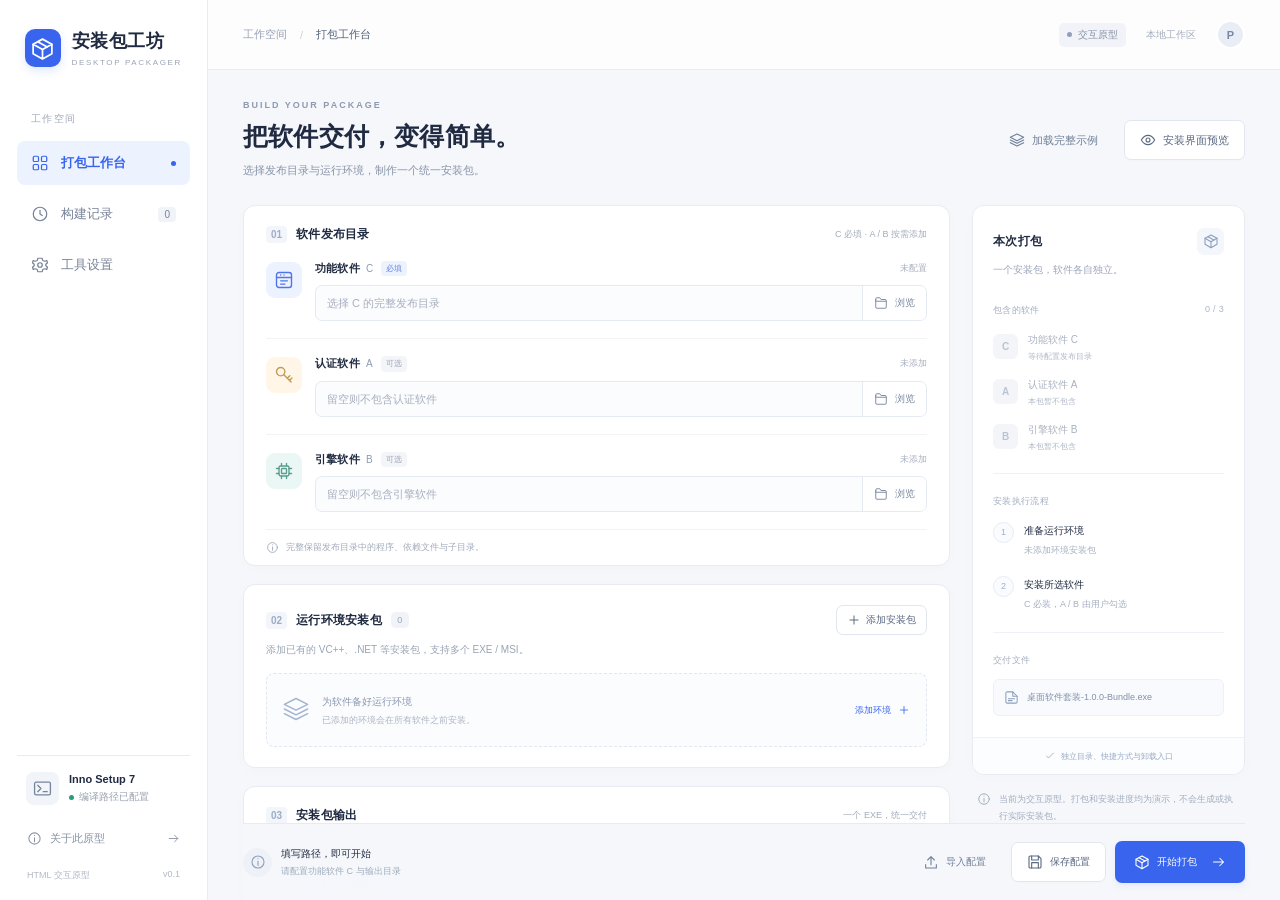
<file: prototype/index.html>
<!DOCTYPE html>
<html lang="zh-CN">
<head>
  <meta charset="UTF-8">
  <meta name="viewport" content="width=device-width, initial-scale=1">
  <meta name="color-scheme" content="light">
  <title>安装包工坊 · HTML 交互原型</title>
  <link rel="stylesheet" href="styles.css">
  <script src="app.js" defer></script>
</head>
<body>
  <svg class="svg-library" xmlns="http://www.w3.org/2000/svg" aria-hidden="true">
    <symbol id="i-box" viewBox="0 0 24 24"><path d="m12 3 9 5-9 5-9-5 9-5Z"/><path d="M3 8v9l9 5 9-5V8M12 13v9M7.5 5.5l9 5"/></symbol>
    <symbol id="i-grid" viewBox="0 0 24 24"><rect x="3" y="3" width="7" height="7" rx="1.5"/><rect x="14" y="3" width="7" height="7" rx="1.5"/><rect x="3" y="14" width="7" height="7" rx="1.5"/><rect x="14" y="14" width="7" height="7" rx="1.5"/></symbol>
    <symbol id="i-clock" viewBox="0 0 24 24"><circle cx="12" cy="12" r="9"/><path d="M12 7v5l3 2"/></symbol>
    <symbol id="i-settings" viewBox="0 0 24 24"><path d="m9 3-.6 3-2.7 1L3 6l-1 3 2.2 2v2L2 15l1 3 2.7-1 2.7 1 .6 3h6l.6-3 2.7-1 2.7 1 1-3-2.2-2v-2L22 9l-1-3-2.7 1-2.7-1L15 3H9Z"/><circle cx="12" cy="12" r="3"/></symbol>
    <symbol id="i-folder" viewBox="0 0 24 24"><path d="M3 7V5a2 2 0 0 1 2-2h5l2 3h7a2 2 0 0 1 2 2v11a2 2 0 0 1-2 2H5a2 2 0 0 1-2-2V7Z"/><path d="M3 9h18"/></symbol>
    <symbol id="i-key" viewBox="0 0 24 24"><circle cx="8" cy="8" r="5"/><path d="m11.5 11.5 9 9M16 16l3-3M18.5 18.5l3-3"/></symbol>
    <symbol id="i-cpu" viewBox="0 0 24 24"><rect x="6" y="6" width="12" height="12" rx="2"/><rect x="9" y="9" width="6" height="6" rx="1"/><path d="M9 3v3m6-3v3M9 18v3m6-3v3M3 9h3m-3 6h3m12-6h3m-3 6h3"/></symbol>
    <symbol id="i-app" viewBox="0 0 24 24"><rect x="3" y="3" width="18" height="18" rx="3"/><path d="M3 9h18M8 6h.01M12 6h.01m-4 7h8m-8 4h5"/></symbol>
    <symbol id="i-plus" viewBox="0 0 24 24"><path d="M12 5v14M5 12h14"/></symbol>
    <symbol id="i-check" viewBox="0 0 24 24"><path d="m5 12 4 4L19 6"/></symbol>
    <symbol id="i-x" viewBox="0 0 24 24"><path d="m6 6 12 12M6 18 18 6"/></symbol>
    <symbol id="i-arrow" viewBox="0 0 24 24"><path d="M4 12h16m-6-6 6 6-6 6"/></symbol>
    <symbol id="i-down" viewBox="0 0 24 24"><path d="m6 9 6 6 6-6"/></symbol>
    <symbol id="i-up" viewBox="0 0 24 24"><path d="m6 15 6-6 6 6"/></symbol>
    <symbol id="i-file" viewBox="0 0 24 24"><path d="M14 3H5a2 2 0 0 0-2 2v14a2 2 0 0 0 2 2h14a2 2 0 0 0 2-2V10l-7-7Z"/><path d="M14 3v7h7M7 14h10m-10 3h6"/></symbol>
    <symbol id="i-eye" viewBox="0 0 24 24"><path d="M2 12s4-7 10-7 10 7 10 7-4 7-10 7S2 12 2 12Z"/><circle cx="12" cy="12" r="3"/></symbol>
    <symbol id="i-download" viewBox="0 0 24 24"><path d="M12 3v12m-5-5 5 5 5-5M4 16v5h16v-5"/></symbol>
    <symbol id="i-upload" viewBox="0 0 24 24"><path d="M12 16V4m-5 5 5-5 5 5M4 16v5h16v-5"/></symbol>
    <symbol id="i-terminal" viewBox="0 0 24 24"><rect x="2" y="4" width="20" height="16" rx="2"/><path d="m6 8 4 4-4 4m7 0h5"/></symbol>
    <symbol id="i-info" viewBox="0 0 24 24"><circle cx="12" cy="12" r="9"/><path d="M12 11v6m0-10v.01"/></symbol>
    <symbol id="i-layers" viewBox="0 0 24 24"><path d="m12 3 10 5-10 5L2 8l10-5Zm-10 9 10 5 10-5M2 16l10 5 10-5"/></symbol>
    <symbol id="i-save" viewBox="0 0 24 24"><path d="M19 21H5a2 2 0 0 1-2-2V5a2 2 0 0 1 2-2h12l4 4v12a2 2 0 0 1-2 2Z"/><path d="M7 3v6h10V3M7 21v-8h10v8"/></symbol>
    <symbol id="i-shield" viewBox="0 0 24 24"><path d="m12 3 8 3v6c0 5-8 9-8 9s-8-4-8-9V6l8-3Z"/><path d="m8 12 3 3 5-6"/></symbol>
    <symbol id="i-copy" viewBox="0 0 24 24"><rect x="8" y="8" width="13" height="13" rx="2"/><path d="M16 8V5a2 2 0 0 0-2-2H5a2 2 0 0 0-2 2v9a2 2 0 0 0 2 2h3"/></symbol>
  </svg>

  <div class="app-shell">
    <aside class="sidebar">
      <a class="brand" href="#workspace" aria-label="安装包工坊首页"><span class="brand-icon"><svg><use href="#i-box"/></svg></span><span>安装包工坊<small>DESKTOP PACKAGER</small></span></a>
      <div class="nav-label">工作空间</div>
      <nav aria-label="主导航">
        <button class="nav-item active" data-page="workspace"><svg><use href="#i-grid"/></svg>打包工作台<span class="nav-active-dot"></span></button>
        <button class="nav-item" data-page="history"><svg><use href="#i-clock"/></svg>构建记录<span class="nav-count" id="historyCount">0</span></button>
        <button class="nav-item" data-page="settings"><svg><use href="#i-settings"/></svg>工具设置</button>
      </nav>
      <div class="sidebar-bottom">
        <div class="engine-card"><span class="engine-icon"><svg><use href="#i-terminal"/></svg></span><div><strong>Inno Setup 7</strong><span><i class="dot"></i>编译路径已配置</span></div></div>
        <button class="sidebar-help" id="aboutButton"><svg><use href="#i-info"/></svg>关于此原型<svg class="tiny"><use href="#i-arrow"/></svg></button>
        <div class="sidebar-foot">HTML 交互原型 <span>v0.1</span></div>
      </div>
    </aside>

    <div class="app-content">
      <header class="topbar"><div class="breadcrumb">工作空间<span>/</span><strong id="breadcrumbTitle">打包工作台</strong></div><div class="topbar-right"><span class="prototype-badge"><span></span>交互原型</span><span class="local-label">本地工作区</span><div class="avatar">P</div></div></header>

      <main class="main-scroll" id="mainScroll">
        <section class="page" id="page-workspace" aria-labelledby="workspaceTitle">
          <div class="page-heading"><div><div class="eyebrow">BUILD YOUR PACKAGE</div><h1 id="workspaceTitle">把软件交付，变得简单。</h1><p>选择发布目录与运行环境，制作一个统一安装包。</p></div><div class="heading-actions"><button class="btn btn-text" id="loadExample"><svg><use href="#i-layers"/></svg>加载完整示例</button><button class="btn btn-white" id="previewButton"><svg><use href="#i-eye"/></svg>安装界面预览</button></div></div>

          <form id="packageForm" novalidate>
            <div class="workspace-grid">
              <div class="form-stack">
                <section class="panel software-panel"><div class="section-heading"><div><span class="step-marker">01</span><h2>软件发布目录</h2></div><span class="section-hint">C 必填 · A / B 按需添加</span></div>
                  <div class="software-row" data-software="C"><div class="software-icon blue"><svg><use href="#i-app"/></svg></div><div class="software-fields"><div class="field-heading"><label for="pathC">功能软件 <span>C</span></label><span class="tag tag-blue">必填</span><span class="field-status" id="statusC">未配置</span></div><div class="path-control"><input id="pathC" name="pathC" autocomplete="off" placeholder="选择 C 的完整发布目录" aria-describedby="errorC"><button class="btn btn-browse" type="button" data-browse="C"><svg><use href="#i-folder"/></svg>浏览</button></div><span class="field-error" id="errorC"></span></div></div>
                  <div class="software-row" data-software="A"><div class="software-icon amber"><svg><use href="#i-key"/></svg></div><div class="software-fields"><div class="field-heading"><label for="pathA">认证软件 <span>A</span></label><span class="tag tag-gray">可选</span><span class="field-status" id="statusA">未添加</span></div><div class="path-control"><input id="pathA" name="pathA" autocomplete="off" placeholder="留空则不包含认证软件"><button class="icon-btn clear-path" type="button" data-clear="A" aria-label="清空认证软件 A 路径" hidden><svg><use href="#i-x"/></svg></button><button class="btn btn-browse" type="button" data-browse="A"><svg><use href="#i-folder"/></svg>浏览</button></div></div></div>
                  <div class="software-row" data-software="B"><div class="software-icon teal"><svg><use href="#i-cpu"/></svg></div><div class="software-fields"><div class="field-heading"><label for="pathB">引擎软件 <span>B</span></label><span class="tag tag-gray">可选</span><span class="field-status" id="statusB">未添加</span></div><div class="path-control"><input id="pathB" name="pathB" autocomplete="off" placeholder="留空则不包含引擎软件"><button class="icon-btn clear-path" type="button" data-clear="B" aria-label="清空引擎软件 B 路径" hidden><svg><use href="#i-x"/></svg></button><button class="btn btn-browse" type="button" data-browse="B"><svg><use href="#i-folder"/></svg>浏览</button></div></div></div>
                  <div class="panel-note"><svg><use href="#i-info"/></svg>完整保留发布目录中的程序、依赖文件与子目录。</div>
                </section>

                <section class="panel runtime-panel"><div class="section-heading"><div><span class="step-marker">02</span><h2>运行环境安装包</h2><span class="count-pill" id="runtimeCount">0</span></div><button class="btn btn-small btn-white" type="button" id="addRuntime"><svg><use href="#i-plus"/></svg>添加安装包</button></div><p class="section-description">添加已有的 VC++、.NET 等安装包，支持多个 EXE / MSI。</p><div id="runtimeList"></div><div class="runtime-empty" id="runtimeEmpty"><div class="empty-icon"><svg><use href="#i-layers"/></svg></div><div><strong>为软件备好运行环境</strong><p>已添加的环境会在所有软件之前安装。</p></div><button type="button" class="btn btn-link" id="addRuntimeEmpty">添加环境<svg><use href="#i-plus"/></svg></button></div><div class="runtime-order-note" id="runtimeOrderNote" hidden><svg><use href="#i-shield"/></svg>按列表顺序优先安装；任一环境失败时，停止后续软件安装。</div></section>

                <section class="panel output-panel"><div class="section-heading"><div><span class="step-marker">03</span><h2>安装包输出</h2></div><span class="section-hint">一个 EXE，统一交付</span></div><label class="input-label" for="outputPath">输出目录 <span class="required-star">*</span></label><div class="path-control"><span class="input-prefix"><svg><use href="#i-folder"/></svg></span><input id="outputPath" name="outputPath" autocomplete="off" placeholder="选择安装包保存位置" aria-describedby="errorOutput"><button class="btn btn-browse" type="button" data-browse="output"><svg><use href="#i-folder"/></svg>浏览</button></div><span class="field-error" id="errorOutput"></span><details class="advanced"><summary>更多打包选项<svg><use href="#i-down"/></svg></summary><div class="advanced-fields"><div><label class="input-label" for="bundleName">安装包名称</label><input id="bundleName" value="桌面软件套装" maxlength="60"></div><div><label class="input-label" for="bundleVersion">版本号</label><input id="bundleVersion" value="1.0.0" maxlength="24"></div></div></details></section>
              </div>

              <aside class="summary-column"><section class="panel summary-panel"><div class="summary-title"><h2>本次打包</h2><span class="soft-icon"><svg><use href="#i-box"/></svg></span></div><p class="summary-subtitle">一个安装包，软件各自独立。</p><div class="summary-label">包含的软件 <span id="includedCount">0 / 3</span></div><div id="softwareSummary"></div><div class="summary-divider"></div><div class="summary-label">安装执行流程</div><div class="flow-item"><span class="flow-number">1</span><div><strong>准备运行环境</strong><p id="runtimeSummaryText">未添加环境安装包</p></div></div><div class="flow-item"><span class="flow-number">2</span><div><strong>安装所选软件</strong><p>C 必装，A / B 由用户勾选</p></div></div><div class="summary-divider"></div><div class="summary-label">交付文件</div><div class="artifact-preview"><svg><use href="#i-file"/></svg><span id="artifactName">桌面软件套装-1.0.0-Bundle.exe</span></div><div class="summary-foot"><svg><use href="#i-check"/></svg>独立目录、快捷方式与卸载入口</div></section><div class="prototype-note"><svg><use href="#i-info"/></svg><p>当前为交互原型。打包和安装进度均为演示，不会生成或执行实际安装包。</p></div></aside>
            </div>

            <section class="build-console panel" id="buildConsole" hidden><div class="console-heading"><div><svg><use href="#i-terminal"/></svg><h2 id="consoleTitle">演示打包日志</h2><span class="tag tag-blue" id="buildStatusTag">准备中</span></div><button class="icon-btn" type="button" id="collapseConsole" aria-label="收起日志"><svg><use href="#i-up"/></svg></button></div><div class="build-progress"><div id="buildProgressFill"></div></div><div class="build-stage"><span id="buildStage">等待开始</span><strong id="buildPercent">0%</strong></div><div class="console-lines" id="buildLogs" role="log" aria-live="polite"></div></section>

            <div class="action-bar"><div class="readiness"><span class="readiness-icon" id="readinessIcon"><svg><use href="#i-info"/></svg></span><div><strong id="readinessTitle">填写路径，即可开始</strong><span id="readinessText">请配置功能软件 C 与输出目录</span></div></div><div class="action-buttons"><input type="file" id="importFile" accept=".json,application/json" hidden><button type="button" class="btn btn-text" id="importConfig"><svg><use href="#i-upload"/></svg>导入配置</button><button type="button" class="btn btn-white" id="exportConfig"><svg><use href="#i-save"/></svg>保存配置</button><button type="button" class="btn btn-white" id="cancelBuild" hidden>取消打包</button><button type="submit" class="btn btn-primary" id="buildButton"><svg><use href="#i-box"/></svg>开始打包<svg><use href="#i-arrow"/></svg></button></div></div>
          </form>
        </section>

        <section class="page" id="page-history" hidden aria-labelledby="historyTitle"><div class="page-heading"><div><div class="eyebrow">BUILD HISTORY</div><h1 id="historyTitle">每一次构建，都有记录。</h1><p>查看本地保存的演示构建与对应配置。</p></div><button class="btn btn-primary" data-go-workspace><svg><use href="#i-plus"/></svg>新的打包</button></div><div class="panel" id="historyList"></div></section>

        <section class="page" id="page-settings" hidden aria-labelledby="settingsTitle"><div class="page-heading"><div><div class="eyebrow">PREFERENCES</div><h1 id="settingsTitle">工具设置</h1><p>配置桌面应用后续使用的编译器位置。</p></div></div><div class="settings-layout"><section class="panel settings-card"><div class="section-heading"><div><span class="soft-icon"><svg><use href="#i-terminal"/></svg></span><h2>打包引擎</h2></div><span class="tag tag-blue">Inno Setup 7</span></div><label class="input-label" for="compilerPath">ISCC.exe 路径</label><div class="path-control"><input id="compilerPath" autocomplete="off"><button class="btn btn-browse" data-browse="compiler"><svg><use href="#i-folder"/></svg>浏览</button></div><p class="input-help">Qt 桌面版本将使用此编译器制作安装包。最终用户安装软件时不需要 Inno Setup。</p><div class="settings-footer"><button class="btn btn-text" id="resetCompiler">恢复默认路径</button><button class="btn btn-primary" id="saveSettings"><svg><use href="#i-check"/></svg>保存设置</button></div></section><section class="panel settings-card"><div class="section-heading"><div><span class="soft-icon"><svg><use href="#i-info"/></svg></span><h2>当前阶段</h2></div></div><div class="phase-line"><span class="phase-check">✓</span><div><strong>需求与方案</strong><p>一个总包，三个软件独立安装。</p></div></div><div class="phase-line"><span class="phase-current">2</span><div><strong>HTML 交互原型</strong><p>当前阶段：确认布局与操作流程。</p></div><span class="tag tag-blue">当前</span></div><div class="phase-line"><span class="phase-next">3</span><div><strong>Qt 桌面实现</strong><p>原型确认后接入真实路径、打包及安装流程。</p></div></div></section></div></section>
      </main>
    </div>
  </div>

  <dialog class="picker-dialog" id="pathDialog"><div class="dialog-heading"><div><span class="dialog-eyebrow">路径选择</span><h2 id="pickerTitle">选择发布目录</h2></div><button class="icon-btn" data-close="pathDialog" aria-label="关闭路径选择"><svg><use href="#i-x"/></svg></button></div><p class="dialog-description" id="pickerDescription">选择示例目录，或直接填写自己的路径。</p><div class="picker-location"><svg><use href="#i-folder"/></svg><span id="pickerLocation">此电脑 / D:</span><span class="tag tag-gray">示例</span></div><div id="pickerChoices" class="picker-choices"></div><div class="picker-manual"><label class="input-label" for="pickerPath" id="pickerPathLabel">目录路径</label><input id="pickerPath" autocomplete="off"><textarea id="pickerMultiple" rows="3" placeholder="也可以粘贴多个安装包路径，每行一个" hidden></textarea><p class="field-error" id="pickerError"></p></div><div class="dialog-footer"><button class="btn btn-white" data-close="pathDialog">取消</button><button class="btn btn-primary" id="confirmPath">选择此目录</button></div></dialog>

  <dialog class="installer-dialog" id="installerDialog"><div class="installer-shell"><aside class="installer-sidebar"><div class="installer-brand"><svg><use href="#i-box"/></svg><span>统一安装向导</span></div><div class="installer-side-art"><svg><use href="#i-layers"/></svg><span class="art-orbit orbit-one"></span><span class="art-orbit orbit-two"></span></div><h2>一次交付，<br>按需安装。</h2><p>先备好运行环境，<br>再安装需要的软件。</p><div class="installer-steps"><div data-installer-step="1" class="current"><span>1</span>选择软件</div><div data-installer-step="2"><span>2</span>确认并安装</div><div data-installer-step="3"><span>3</span>安装结果</div></div><span class="installer-side-foot">软件独立安装 · 独立卸载</span></aside><div class="installer-main"><header class="installer-top"><span class="prototype-badge">安装流程预览</span><button class="icon-btn" id="closeInstaller" aria-label="关闭安装预览"><svg><use href="#i-x"/></svg></button></header><div class="installer-body" id="installerBody"></div><footer class="installer-footer"><span class="installer-footer-note" id="installerFooterNote">此预览不会执行实际安装</span><div><button class="btn btn-white" id="installerBack">取消</button><button class="btn btn-primary" id="installerNext">下一步<svg><use href="#i-arrow"/></svg></button></div></footer></div></div></dialog>

  <dialog class="detail-dialog" id="detailDialog"><div class="dialog-heading"><div><span class="dialog-eyebrow" id="detailEyebrow">构建详情</span><h2 id="detailTitle">演示产物</h2></div><button class="icon-btn" data-close="detailDialog" aria-label="关闭详情"><svg><use href="#i-x"/></svg></button></div><div id="detailBody"></div><div class="dialog-footer"><button class="btn btn-primary" data-close="detailDialog">知道了</button></div></dialog>

  <div class="toast" id="toast" role="status" aria-live="polite"><svg><use href="#i-check"/></svg><span></span></div>
</body>
</html>
</file>
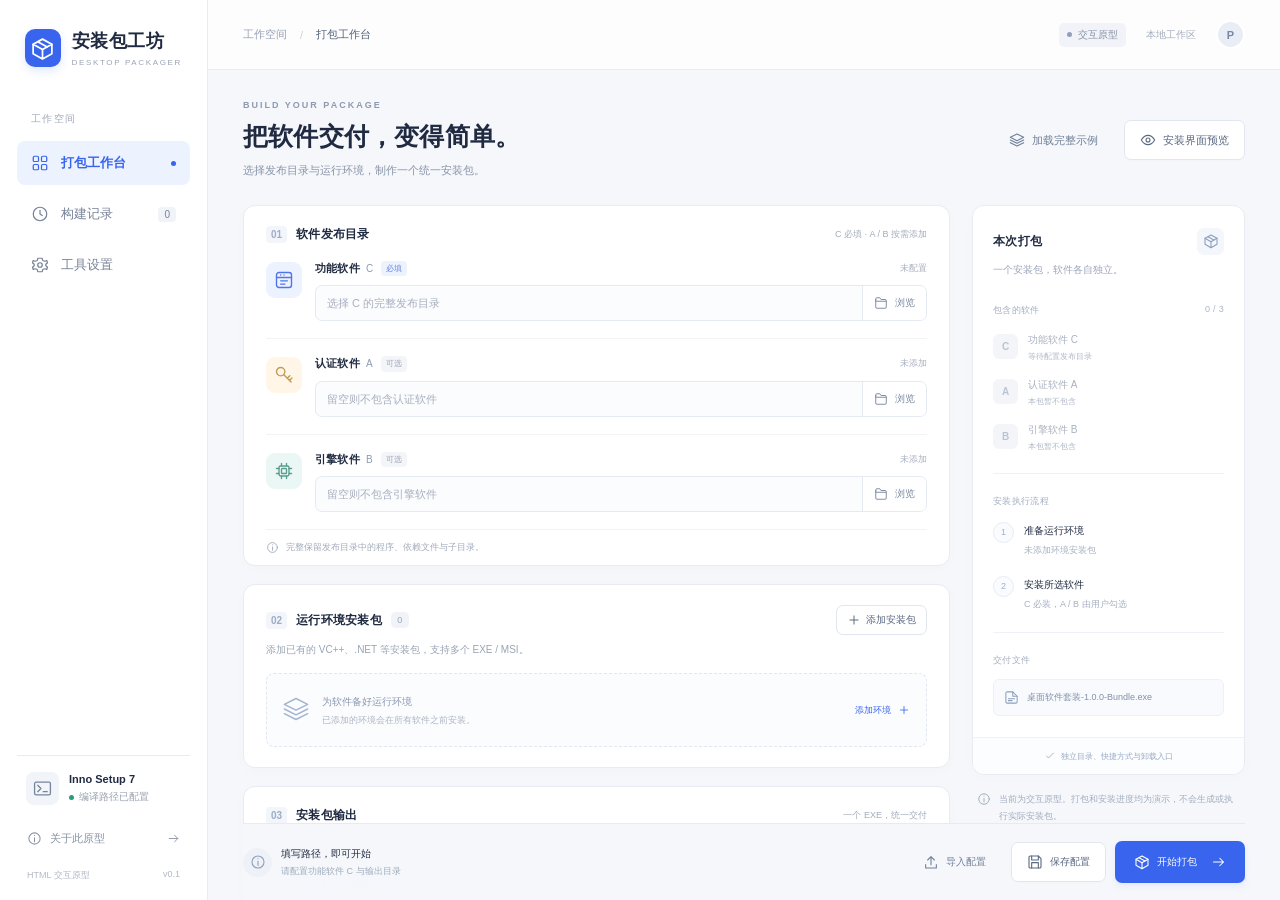
<file: 安装包工坊-原型.html>
<!DOCTYPE html>
<html lang="zh-CN">
<head>
  <meta charset="UTF-8">
  <meta name="viewport" content="width=device-width, initial-scale=1">
  <meta name="color-scheme" content="light">
  <title>安装包工坊 · HTML 交互原型</title>
  <style>
@charset "UTF-8";
:root{--blue:#3965ee;--blue-hover:#2a53d4;--blue-soft:#edf2ff;--ink:#202b42;--muted:#8590a4;--line:#e8ecf2;--bg:#f5f7fb;--green:#299c7d;--red:#d95362;--shadow:0 3px 14px #202b4204;--radius:12px;font-family:"Segoe UI","Microsoft YaHei UI","Microsoft YaHei",sans-serif;color:var(--ink);font-size:13px}
*{box-sizing:border-box}body{margin:0;background:var(--bg)}button,input,textarea,select{font:inherit}button{cursor:pointer}button:disabled{cursor:not-allowed;opacity:.45}button,input,textarea,select{outline:none}button:focus-visible,a:focus-visible,summary:focus-visible{outline:3px solid #3965ee55;outline-offset:3px}input:focus,textarea:focus,select:focus{border-color:#8aa4f5;box-shadow:0 0 0 3px #3965ee0c}button{transition:background .16s,border-color .16s,transform .16s}button:active:not(:disabled){transform:translateY(1px)}svg{width:19px;height:19px;fill:none;stroke:currentColor;stroke-width:1.65;stroke-linecap:round;stroke-linejoin:round;flex-shrink:0}.svg-library{position:absolute;width:0;height:0;overflow:hidden}[hidden]{display:none!important}h1,h2,h3,p{margin:0}a{color:inherit;text-decoration:none}input,textarea,select{border:1px solid var(--line);border-radius:7px;padding:10px 12px;background:#fff;color:var(--ink);transition:border-color .15s;min-width:0}input::placeholder,textarea::placeholder{color:#a6aebd}input{width:100%}textarea{width:100%;resize:vertical;line-height:1.6}input[type=checkbox]{width:17px;height:17px;padding:0;accent-color:var(--blue);box-shadow:none}::selection{background:#dce6ff}::-webkit-scrollbar{width:6px;height:6px}::-webkit-scrollbar-thumb{background:#d3d9e4;border-radius:4px}
.app-shell{display:grid;grid-template-columns:208px minmax(0,1fr);height:100vh;min-height:620px}.sidebar{background:#fff;border-right:1px solid var(--line);display:flex;flex-direction:column;padding:29px 17px 18px}.brand{display:flex;align-items:center;gap:11px;padding:0 8px;font-size:18px;font-weight:650;letter-spacing:.5px;white-space:nowrap}.brand-icon{height:38px;width:38px;display:grid;place-items:center;background:var(--blue);color:#fff;border-radius:10px;box-shadow:0 4px 10px #3965ee25}.brand-icon svg{width:25px;height:25px}.brand small{display:block;font-size:8px;font-weight:500;letter-spacing:1.65px;color:#9aa3b2;margin-top:5px}.nav-label{font-size:10px;letter-spacing:1.3px;color:#a0a8b6;margin:45px 14px 15px}nav{display:grid;gap:7px}.nav-item{width:100%;border:0;display:flex;align-items:center;gap:12px;background:transparent;color:#788398;text-align:left;padding:13px 14px;border-radius:8px;font-weight:500}.nav-item svg{width:18px;height:18px}.nav-item:hover{background:#f7f9fc}.nav-item.active{background:var(--blue-soft);color:var(--blue);font-weight:600}.nav-active-dot{height:5px;width:5px;border-radius:50%;background:var(--blue);margin-left:auto}.nav-count{font-size:10px;background:#f0f3f7;border-radius:4px;padding:2px 6px;margin-left:auto}.sidebar-bottom{margin-top:auto}.engine-card{display:flex;align-items:center;gap:10px;padding:16px 9px;border-top:1px solid var(--line)}.engine-icon{height:33px;width:33px;display:grid;place-items:center;border-radius:8px;background:#f1f4f9;color:#76849c}.engine-card strong{font-size:11px;font-weight:600;display:block}.engine-card div>span{display:flex;gap:5px;align-items:center;color:#99a2b0;font-size:10px;margin-top:5px}.dot{background:var(--green);border-radius:50%;height:5px;width:5px}.sidebar-help{display:flex;align-items:center;gap:8px;background:none;border:0;color:#8792a5;padding:10px;font-size:11px;width:100%}.sidebar-help svg{width:15px;height:15px}.sidebar-help .tiny{margin-left:auto;width:13px}.sidebar-foot{padding:13px 10px 0;color:#b1b8c4;font-size:9px;display:flex;justify-content:space-between}.app-content{display:flex;flex-direction:column;overflow:hidden}.topbar{height:70px;flex-shrink:0;display:flex;align-items:center;justify-content:space-between;padding:0 35px;background:#ffffffc7;border-bottom:1px solid var(--line)}.breadcrumb{display:flex;gap:13px;align-items:center;color:#94a0b3;font-size:11px}.breadcrumb span{color:#cbd1db}.breadcrumb strong{color:#515f77;font-weight:500}.topbar-right{display:flex;align-items:center;gap:20px}.prototype-badge{display:inline-flex;align-items:center;gap:6px;border-radius:5px;background:#f1f3f8;color:#8892a7;padding:5px 8px;font-size:10px;font-weight:500}.prototype-badge>span{height:5px;width:5px;background:#929fba;border-radius:50%}.local-label{font-size:10px;color:#a4adbc}.avatar{height:29px;width:29px;background:#e9edf6;color:#7887a4;display:grid;place-items:center;font-size:11px;font-weight:650;border:2px solid #fff;border-radius:50%}.main-scroll{flex:1;overflow:auto;padding:30px 35px 0}.page{max-width:1420px;margin:0 auto}.page-heading{display:flex;justify-content:space-between;align-items:center;gap:16px;margin-bottom:25px}.eyebrow{font-size:9px;letter-spacing:2px;color:#8d9ab0;font-weight:600;margin-bottom:9px}h1{font-size:25px;letter-spacing:.2px;line-height:1.4;font-weight:650}.page-heading p{color:#8994a8;font-size:11px;margin-top:8px;line-height:1.6}.heading-actions{display:flex;align-items:center;gap:10px}.btn{display:inline-flex;align-items:center;justify-content:center;gap:7px;border-radius:7px;padding:10px 15px;line-height:18px;white-space:nowrap;font-size:11px;font-weight:500;border:1px solid transparent;background:transparent;color:#718098}.btn svg{width:16px;height:16px}.btn-white{background:#fff;border-color:#e1e6ef;color:#5a6881;box-shadow:0 1px 2px #202b4203}.btn-white:hover{border-color:#bccaf1;background:#f9faff}.btn-primary{background:var(--blue);color:#fff;box-shadow:0 3px 6px #3965ee18}.btn-primary:hover{background:var(--blue-hover)}.btn-primary>svg:last-child:not(:first-child){margin-left:7px;width:15px}.btn-text:hover{background:#eaf0fa;color:var(--blue)}.btn-link{padding:5px 0;color:var(--blue)}.btn-small{font-size:10px;padding:5px 10px;gap:5px}.btn-small svg{height:14px;width:14px}.icon-btn{display:inline-grid;place-items:center;background:none;border:0;border-radius:5px;width:27px;height:27px;padding:5px;color:#99a3b4}.icon-btn svg{height:15px;width:15px}.icon-btn:hover{background:#edf2fa;color:var(--blue)}.workspace-grid{display:grid;grid-template-columns:minmax(0,1fr) 273px;gap:22px;align-items:start}.form-stack{display:grid;gap:18px}.panel{background:#fff;border:1px solid var(--line);border-radius:var(--radius);box-shadow:var(--shadow)}.section-heading{display:flex;align-items:center;justify-content:space-between;gap:12px;margin-bottom:18px}.section-heading>div{display:flex;gap:9px;align-items:center}.section-heading h2,.summary-title h2{font-size:12px;font-weight:650;letter-spacing:.25px}.step-marker{font:600 10px "Segoe UI",sans-serif;color:#9eacc6;padding:3px 5px;border-radius:4px;background:#f2f5fa}.section-hint{color:#a2abbb;font-size:9px}.software-panel{padding:20px 22px 0}.software-row{display:flex;gap:13px;padding:0 0 17px}.software-row+.software-row{padding-top:17px;border-top:1px solid #f1f3f7}.software-icon{height:36px;width:36px;display:grid;place-items:center;border-radius:9px;margin-top:1px;flex-shrink:0}.software-icon svg{width:20px;height:20px}.blue{background:#edf2ff;color:#5075e9}.amber{background:#fff6e8;color:#c49a54}.teal{background:#eaf7f4;color:#5b9e91}.software-fields{flex:1;min-width:0}.field-heading{display:flex;gap:8px;align-items:center;margin-bottom:9px}.field-heading label{font-weight:600;font-size:11px;letter-spacing:.2px}.field-heading label span{color:#8f9bb1;font-size:10px;font-weight:500;margin-left:3px}.tag{display:inline-flex;align-items:center;white-space:nowrap;font-size:8px;padding:3px 5px;border-radius:4px;font-weight:500;line-height:1.2}.tag-blue{background:#edf2ff;color:#6483df}.tag-gray{background:#f3f5f8;color:#9aa4b4}.tag-green{background:#eaf8f1;color:#36a27c}.tag-red{background:#fff0f1;color:#cb5f6c}.field-status{color:#a6afbf;font-size:9px;margin-left:auto}.field-status.configured{color:var(--green)}.path-control{display:flex;align-items:center;border:1px solid #e5eaf2;border-radius:7px;background:#fbfcfe;overflow:hidden;transition:border-color .15s}.path-control:focus-within{border-color:#8aa4f5;box-shadow:0 0 0 3px #3965ee0c}.path-control input{border:0;border-radius:0;background:none;font-size:11px;box-shadow:none!important;padding:10px 11px;min-width:0;flex:1;font-family:inherit}.path-control.invalid{border-color:#e8919c;background:#fffafb}.btn-browse{border:0;border-left:1px solid #e5eaf2;background:#fff;border-radius:0;color:#7d8ba3;padding:8px 11px;margin:0;font-size:10px}.btn-browse:hover{background:#f2f5fd;color:var(--blue)}.btn-browse svg{height:14px;width:14px}.field-error{color:var(--red);font-size:10px;line-height:1.5;display:block}.field-error:not(:empty){margin-top:6px}.panel-note{display:flex;gap:7px;align-items:center;border-top:1px solid #f0f3f7;padding:11px 0;color:#a1aabb;font-size:9px}.panel-note svg{height:13px;width:13px}.runtime-panel,.output-panel{padding:20px 22px}.runtime-panel .section-heading{margin-bottom:8px}.count-pill{font-size:9px;line-height:16px;min-width:18px;text-align:center;border-radius:5px;color:#9aa6ba;background:#f0f3f8}.section-description{font-size:10px;color:#9aa5b6;margin-bottom:16px}.runtime-empty{border:1px dashed #e1e7f1;background:#fbfcfe;border-radius:8px;display:flex;align-items:center;gap:12px;padding:19px 15px}.empty-icon{color:#a5b4d0}.empty-icon svg{width:28px;height:28px;stroke-width:1.3}.runtime-empty strong{font-size:10px;font-weight:500;color:#8a97af}.runtime-empty p{font-size:9px;color:#acb4c3;margin-top:5px}.runtime-empty>.btn{font-size:9px;margin-left:auto}.runtime-empty .btn svg{height:12px;width:12px}.runtime-order-note{display:flex;gap:6px;align-items:center;font-size:9px;color:#8b9cb4;margin-top:12px;line-height:1.5}.runtime-order-note svg{height:13px;width:13px}.runtime-item{border:1px solid var(--line);border-radius:8px;margin-top:9px;padding:12px 12px 10px;animation:fade-in .2s}.runtime-main{display:flex;align-items:center;gap:9px}.runtime-file-icon{height:30px;width:30px;background:#f0f4fc;color:#7e95c2;border-radius:6px;display:grid;place-items:center}.runtime-file-icon svg{width:17px;height:17px}.runtime-info{min-width:0;flex:1}.runtime-name{font-size:10px;font-weight:600;display:flex;align-items:center;gap:6px}.runtime-name strong{overflow:hidden;text-overflow:ellipsis;white-space:nowrap;font-weight:600}.runtime-path{margin-top:4px;color:#a5aebf;font-size:9px;white-space:nowrap;overflow:hidden;text-overflow:ellipsis}.runtime-controls{display:flex;gap:1px}.runtime-controls .icon-btn{width:22px;height:24px}.runtime-controls .remove:hover{color:var(--red);background:#fff0f1}.runtime-params{padding-left:39px;margin-top:8px}.runtime-params summary{font-size:9px;color:#97a5bd;cursor:pointer;list-style:none;display:flex;align-items:center;gap:5px}.runtime-params summary svg{height:11px;width:11px;margin-left:auto}.runtime-params input{margin-top:8px;font:10px Consolas,"Microsoft YaHei UI",monospace;padding:8px;width:100%;background:#fbfcfe}.runtime-params p{font-size:9px;color:#a2acbc;line-height:1.7;margin-top:6px}.input-label{display:block;font-size:10px;color:#7d8ba2;font-weight:500;margin-bottom:8px}.required-star{color:#9fb2e9}.input-prefix{padding-left:12px;color:#a3b0c7}.input-prefix svg{height:15px;width:15px}.advanced{border-top:1px solid #f0f3f7;margin-top:16px;padding-top:12px}.advanced>summary{list-style:none;cursor:pointer;font-size:10px;color:#929fb6;display:flex;align-items:center;gap:8px}.advanced>summary>svg{width:12px;height:12px}.advanced[open]>summary>svg{transform:rotate(180deg)}.advanced-fields{display:grid;grid-template-columns:2fr 1fr;gap:14px;margin-top:15px}.advanced-fields input{font-size:11px;padding:9px 11px;background:#fbfcfe}.summary-column{position:sticky;top:0}.summary-panel{padding:22px 20px 0}.summary-title{display:flex;align-items:center;justify-content:space-between}.soft-icon{background:#f3f6fb;color:#8ca0c1;border-radius:7px;height:27px;width:27px;display:grid;place-items:center}.soft-icon svg{width:16px;height:16px}.summary-subtitle{font-size:10px;color:#9ca6b9;margin-top:8px;margin-bottom:27px}.summary-label{display:flex;justify-content:space-between;color:#a3aec0;font-size:9px;letter-spacing:.3px;margin-bottom:12px}.summary-label>span{font-size:9px;color:#aab5c8}.software-summary-item{display:flex;gap:10px;align-items:center;margin:14px 0}.role-letter{height:25px;width:25px;display:grid;place-items:center;font-size:10px;font-weight:600;border-radius:6px;background:#edf2fe;color:#6487ed}.software-summary-item.missing .role-letter{background:#f3f5f9;color:#bbc4d4}.software-summary-item>div{flex:1}.software-summary-item strong{font-size:10px;font-weight:500}.software-summary-item.missing strong{color:#a9b1bf}.software-summary-item small{display:block;color:#aeb7c7;font-size:8px;margin-top:4px}.software-summary-item>svg{color:#6ba99a;width:13px;height:13px}.summary-divider{height:1px;background:#eef1f6;margin:21px 0}.flow-item{display:flex;gap:10px;position:relative;padding:2px 0 17px}.flow-item+.flow-item{padding-bottom:0}.flow-item:first-of-type:after{content:"";position:absolute;left:10px;top:24px;bottom:0;width:1px;background:var(--line)}.flow-number{border:1px solid #e5ebf7;background:#fafbfe;height:21px;width:21px;border-radius:50%;font-size:9px;color:#9aafd3;display:grid;place-items:center;flex-shrink:0}.flow-item strong{font-size:10px;font-weight:500}.flow-item p{color:#a6b0c1;font-size:9px;line-height:1.6;margin-top:5px}.artifact-preview{display:flex;gap:8px;align-items:flex-start;background:#f8fafd;border:1px solid #edf1f7;border-radius:6px;padding:10px;color:#8ca0bd}.artifact-preview svg{width:15px;height:15px}.artifact-preview>span{font-size:9px;line-height:1.65;word-break:break-all;color:#8190a9}.summary-foot{border-top:1px solid #eef1f7;margin:21px -20px 0;padding:12px 14px;display:flex;align-items:center;justify-content:center;gap:5px;background:#fcfdff;border-radius:0 0 var(--radius) var(--radius);font-size:8px;color:#97a8c2}.summary-foot svg{width:12px;height:12px}.prototype-note{display:flex;align-items:flex-start;gap:8px;color:#a3adbf;margin:16px 5px}.prototype-note svg{width:14px;height:14px;margin-top:1px}.prototype-note p{font-size:9px;line-height:1.9}.action-bar{position:sticky;bottom:0;z-index:3;background:#f5f7fbeb;backdrop-filter:blur(12px);border-top:1px solid #e6ebf3;display:flex;justify-content:space-between;align-items:center;gap:15px;padding:17px 0;margin-top:24px}.readiness{display:flex;gap:9px;align-items:center}.readiness-icon{height:29px;width:29px;background:#eef2f8;color:#8ea0bc;display:grid;place-items:center;border-radius:50%}.readiness-icon.ready{background:#e7f5ee;color:#4ea687}.readiness-icon svg{width:16px;height:16px}.readiness strong{font-size:10px;font-weight:500;display:block}.readiness div>span{font-size:9px;color:#9eabbd;display:block;margin-top:4px}.action-buttons{display:flex;gap:9px;align-items:center}.action-buttons>.btn-primary{padding:11px 18px}.action-buttons .btn{font-size:10px}.build-console{margin-top:18px;overflow:hidden}.console-heading{display:flex;justify-content:space-between;align-items:center;padding:14px 17px}.console-heading>div{display:flex;gap:8px;align-items:center;color:#8a9ab6}.console-heading h2{font-size:11px;color:#64748f;font-weight:500}.console-heading>div>svg{height:15px;width:15px}.build-progress{height:3px;background:#edf2fc}.build-progress>div{background:var(--blue);width:0;height:100%;transition:width .25s}.build-stage{display:flex;justify-content:space-between;padding:11px 17px;color:#93a0b6;font-size:9px}.build-stage strong{color:#6e8ce2;font-size:10px}.console-lines{background:#f9fbfe;border-top:1px solid #eef2f7;max-height:175px;overflow:auto;padding:12px 17px;display:grid;gap:7px;font-size:9px;color:#8090ab;line-height:1.6;font-family:Consolas,"Microsoft YaHei UI",monospace}.log-line time{color:#afb9ca;margin-right:10px}.log-line.error{color:var(--red)}.log-line.success{color:var(--green)}.settings-layout{display:grid;gap:22px;max-width:850px}.settings-card{padding:24px}.settings-card .input-help{font-size:11px;line-height:1.8;color:#9aa6b8;margin-top:14px}.settings-footer{border-top:1px solid var(--line);margin-top:25px;padding-top:17px;display:flex;justify-content:space-between}.phase-line{display:flex;gap:12px;align-items:center;padding:15px 0}.phase-line+.phase-line{border-top:1px solid #f0f3f8}.phase-line>span:first-child{height:27px;width:27px;display:grid;place-items:center;border-radius:50%;font-size:11px;flex-shrink:0}.phase-check{color:var(--green);background:#edf8f3}.phase-current{color:var(--blue);background:var(--blue-soft)}.phase-next{color:#a8b1bf;background:#f3f5f8}.phase-line strong{font-size:11px;font-weight:500}.phase-line p{color:#9da8ba;font-size:10px;margin-top:5px}.phase-line>.tag{margin-left:auto}.history-empty{text-align:center;padding:75px 20px}.history-empty>svg{width:45px;height:45px;stroke-width:1;color:#a9b9d9}.history-empty h3{font-size:15px;font-weight:500;margin:20px 0 9px}.history-empty p{font-size:11px;color:#a0abbd;margin-bottom:20px}.history-table{width:100%;border-collapse:collapse;table-layout:fixed}.history-table th{font-size:10px;text-align:left;color:#a2adc0;font-weight:500;padding:16px 20px;border-bottom:1px solid var(--line)}.history-table td{padding:17px 20px;border-bottom:1px solid #f1f4f8;font-size:10px;color:#8f9db3}.history-table tr:last-child td{border:0}.history-name{color:#53627e!important;overflow-wrap:anywhere}.history-table small{display:block;font-size:9px;color:#a5b0c3;margin-top:6px}.history-table .btn{font-size:9px;padding:5px 8px}
dialog{border:1px solid #e3e8f2;border-radius:15px;padding:0;background:#fff;box-shadow:0 25px 100px #172a4e30;color:var(--ink);max-height:calc(100vh - 40px)}dialog::backdrop{background:#17294355;backdrop-filter:blur(5px)}.picker-dialog,.detail-dialog{width:560px;max-width:calc(100vw - 32px);padding:25px}.dialog-heading{display:flex;align-items:center;justify-content:space-between;gap:15px}.dialog-heading h2{font-size:18px;font-weight:600;margin-top:6px}.dialog-eyebrow{font-size:9px;letter-spacing:1px;color:#9aa7bc}.dialog-description{color:#9aa6b8;font-size:11px;margin-top:13px;line-height:1.8}.picker-location{display:flex;gap:8px;align-items:center;border:1px solid var(--line);border-radius:6px;background:#f8fafd;margin-top:20px;padding:10px 12px;color:#8c9ab3;font-size:10px}.picker-location svg{height:15px;width:15px}.picker-location>.tag{margin-left:auto}.picker-choices{display:grid;gap:5px;padding:12px 0}.picker-choice{display:flex;gap:11px;align-items:center;border:1px solid transparent;border-radius:7px;padding:13px 10px;text-align:left;background:#fff;width:100%;color:#6883b1;cursor:pointer}.picker-choice:hover{background:#f7f9fe}.picker-choice.selected{background:#edf3ff;border-color:#d6e3ff}.picker-choice>svg{width:22px;height:22px}.picker-choice>div{min-width:0;flex:1}.picker-choice strong{display:block;font-size:11px;font-weight:500;color:#64748e}.picker-choice small{font-size:9px;color:#9eabc1;display:block;margin-top:4px}.picker-manual{padding:14px 0 0;border-top:1px solid var(--line)}.picker-manual input{font-size:11px}.picker-manual textarea{font-size:10px}.dialog-footer{display:flex;justify-content:flex-end;gap:10px;padding-top:22px}.detail-dialog{width:650px}.detail-description{color:#929fb4;font-size:11px;line-height:1.9;margin:19px 0}.detail-row{display:flex;gap:20px;padding:13px 0;border-bottom:1px solid #f0f3f8;font-size:11px}.detail-row>span:first-child{color:#9ba7bb;min-width:95px}.detail-row>span:last-child{color:#64738e;overflow-wrap:anywhere}.detail-note{font-size:10px;line-height:1.8;color:#9da9bd;background:#f7f9fd;border:1px solid #edf1f8;border-radius:7px;padding:13px;margin-top:17px}.detail-action{margin-top:17px}.installer-dialog{width:920px;max-width:calc(100vw - 32px);overflow:hidden}.installer-shell{display:grid;grid-template-columns:235px minmax(0,1fr);height:min(650px,calc(100vh - 42px));min-height:500px}.installer-sidebar{background:#254fc8;position:relative;overflow:hidden;color:#fff;padding:30px 26px;display:flex;flex-direction:column}.installer-sidebar:after{position:absolute;content:"";height:350px;width:350px;border:1px solid #ffffff07;top:20px;left:-190px;border-radius:50%;pointer-events:none}.installer-brand{display:flex;align-items:center;gap:9px;font-size:12px;font-weight:500;color:#e2e9ff}.installer-brand svg{width:21px;height:21px}.installer-side-art{position:relative;display:grid;place-items:center;height:130px;margin:30px 0 15px;color:#c3d3ff}.installer-side-art>svg{width:69px;height:69px;stroke-width:.9;transform:rotate(-8deg);z-index:1}.art-orbit{position:absolute;border:1px solid #ffffff16;width:111px;height:111px;border-radius:26px;transform:rotate(25deg)}.orbit-two{height:93px;width:93px;transform:rotate(-10deg);background:#ffffff04}.installer-sidebar h2{font-size:24px;font-weight:550;line-height:1.7;letter-spacing:1px}.installer-sidebar>p{font-size:10px;color:#aebff0;line-height:1.9;margin-top:10px}.installer-steps{display:grid;gap:19px;margin-top:34px;font-size:10px;color:#a2b7f0}.installer-steps>div{display:flex;align-items:center;gap:9px}.installer-steps span{display:grid;place-items:center;border:1px solid #ffffff30;height:21px;width:21px;border-radius:50%;font-size:9px}.installer-steps .current{color:#fff}.installer-steps .current span{color:#2e59d1;background:#fff;border-color:#fff}.installer-steps .done span{color:#d8e5ff;background:#ffffff20}.installer-side-foot{margin-top:auto;font-size:9px;letter-spacing:.4px;color:#9db4f0;padding-top:22px}.installer-main{display:flex;flex-direction:column;min-width:0}.installer-top{display:flex;align-items:center;justify-content:space-between;padding:17px 23px 5px}.installer-body{padding:17px 30px 22px;overflow:auto;flex:1}.installer-body h2{font-size:21px;font-weight:600;line-height:1.5}.installer-body>.intro{font-size:11px;color:#9ba6b9;line-height:1.8;margin:8px 0 23px}.install-choice{display:flex;align-items:center;gap:12px;border:1px solid var(--line);padding:15px 14px;border-radius:9px;cursor:pointer;margin-top:10px}.install-choice.selected{border-color:#d0ddff;background:#f8faff}.install-choice .software-icon{height:33px;width:33px;margin:0}.install-choice .software-icon svg{width:18px;height:18px}.install-choice>div:nth-child(3){flex:1}.install-choice strong{font-size:12px;font-weight:550}.install-choice p{font-size:10px;color:#9eaac0;margin-top:5px}.install-choice .tag{font-size:9px}.install-choice input:disabled{opacity:.8}.installer-environments{margin-top:22px;border-radius:8px;background:#f7f9fd;padding:14px 15px;border:1px solid #edf1f8}.installer-environments h3{display:flex;align-items:center;gap:7px;font-size:10px;color:#7b8faa;font-weight:500}.installer-environments h3 svg{height:14px;width:14px}.installer-environments p{font-size:10px;color:#9ba9be;line-height:1.8;margin:7px 0 0}.environment-chips{display:flex;flex-wrap:wrap;gap:5px;margin-top:9px}.environment-chips span{font-size:9px;padding:4px 6px;background:#fff;border:1px solid #e4eaf5;color:#899cb9;border-radius:4px;overflow-wrap:anywhere}.preview-scenario{margin-top:18px;display:flex;justify-content:space-between;align-items:center;color:#a0acc1;font-size:9px}.preview-scenario select{font-size:9px;padding:5px 8px;color:#8a9bb6;background:#fbfcfe;max-width:200px}.installer-footer{padding:17px 23px;display:flex;align-items:center;justify-content:space-between;border-top:1px solid var(--line);gap:10px;background:#fcfdff}.installer-footer>div{display:flex;gap:8px}.installer-footer-note{color:#abb5c6;font-size:9px}.installer-footer .btn{font-size:10px;padding:9px 15px}.install-summary-group{padding:15px 0;border-top:1px solid #edf1f7}.install-summary-group h3{font-size:10px;color:#8fa0ba;font-weight:500;margin-bottom:10px;display:flex;align-items:center;gap:7px}.install-summary-group h3 svg{height:15px;width:15px}.install-summary-item{display:flex;gap:10px;align-items:center;padding:9px 0;font-size:11px;color:#6a7a96}.install-summary-item>svg{height:15px;width:15px;color:#a6b5cf}.install-summary-item small{display:block;font-size:9px;color:#a6b0c3;margin-top:5px}.install-summary-item>span:last-child{margin-left:auto;font-size:9px;color:#aab4c7}.install-progress-track{height:6px;border-radius:8px;background:#edf2fb;overflow:hidden;margin:25px 0 15px}.install-progress-track>div{background:var(--blue);height:100%;width:0;transition:width .2s}.install-status-line{display:flex;justify-content:space-between;gap:10px;font-size:10px;color:#9ba9c0}.install-status-line strong{color:var(--blue);font-size:11px}.install-tasks{margin-top:23px}.install-task{display:flex;gap:11px;align-items:center;padding:11px 0;border-bottom:1px solid #f0f3f8;font-size:11px;color:#9baac0}.install-task>span:first-child{height:21px;width:21px;border-radius:50%;background:#f1f4f9;display:grid;place-items:center;color:#abb7ca;font-size:9px}.install-task .task-status{margin-left:auto;font-size:9px}.install-task.running{color:#6988df}.install-task.running>span:first-child{background:#ecf1ff;color:var(--blue)}.install-task.done>span:first-child{background:#eaf8f1;color:var(--green)}.install-task.done .task-status{color:var(--green)}.install-task.failed>span:first-child{background:#fff0f1;color:var(--red)}.install-task.failed .task-status{color:var(--red)}.install-result-icon{height:57px;width:57px;display:grid;place-items:center;background:#eaf8f1;color:var(--green);border-radius:50%;margin:6px 0 20px}.install-result-icon svg{width:27px;height:27px}.install-result-icon.failed{background:#fff0f1;color:var(--red)}.install-result-list{margin:20px 0}.install-result-item{display:flex;align-items:center;gap:9px;font-size:11px;color:#7e8fa9;padding:9px 0}.install-result-item>svg{height:15px;width:15px;color:var(--green)}.install-result-item.failed>svg{color:var(--red)}.install-result-item.pending{color:#adb6c4}.toast{display:flex;align-items:center;gap:8px;position:fixed;left:calc(50% + 90px);bottom:28px;transform:translate(-50%,15px);background:#263852;color:#fff;padding:12px 20px;border-radius:9px;box-shadow:0 8px 30px #20325220;z-index:100;opacity:0;pointer-events:none;transition:opacity .2s,transform .2s;font-size:11px;max-width:90vw}.toast.visible{opacity:1;transform:translate(-50%,0)}.toast svg{height:15px;width:15px;color:#a9e7ce}
@keyframes fade-in{from{opacity:0;transform:translateY(4px)}to{opacity:1;transform:translateY(0)}}
@media(min-width:1500px){.main-scroll{padding:37px 52px 0}.topbar{padding:0 52px}.workspace-grid{grid-template-columns:minmax(0,1fr) 305px;gap:26px}.software-panel,.runtime-panel,.output-panel{padding-left:27px;padding-right:27px}.software-row{padding-bottom:21px}.software-row+.software-row{padding-top:21px}.summary-panel{padding:25px 23px 0}.summary-foot{margin-left:-23px;margin-right:-23px}.page-heading{margin-bottom:30px}.form-stack{gap:20px}}
@media(max-width:1150px){.app-shell{grid-template-columns:180px minmax(0,1fr)}.sidebar{padding:27px 12px 17px}.brand{font-size:16px;gap:9px;padding:0 3px}.brand-icon{width:33px;height:33px}.brand small{font-size:7px;letter-spacing:1px}.main-scroll{padding:25px 24px 0}.topbar{padding:0 24px}.workspace-grid{grid-template-columns:minmax(0,1fr) 236px;gap:16px}.software-panel,.runtime-panel,.output-panel{padding-left:17px;padding-right:17px}.summary-panel{padding:20px 16px 0}.summary-foot{margin-left:-16px;margin-right:-16px;font-size:7px}.section-hint{font-size:8px}.page-heading h1{font-size:22px}.heading-actions{gap:5px}.heading-actions .btn{font-size:10px;padding:9px 10px}.action-buttons{gap:5px}.action-buttons>.btn{padding:9px 11px}.readinessText{max-width:150px}.runtime-empty{padding:17px 11px}.runtime-empty>.btn{font-size:8px}.software-row{gap:10px}}
@media(max-width:950px){.workspace-grid{grid-template-columns:minmax(0,1fr)}.summary-column{position:static;display:grid;grid-template-columns:minmax(0,1fr) 180px;gap:15px;align-items:start}.summary-panel{padding-bottom:10px}.summary-subtitle{margin-bottom:17px}.summary-foot{margin-bottom:-10px}.heading-actions .btn-text{font-size:0;padding:9px}.heading-actions .btn-text svg{width:17px;height:17px}.readinessText{max-width:none}.action-buttons #importConfig{font-size:0;padding:9px}.action-buttons #importConfig svg{height:17px;width:17px}.installer-dialog{width:850px}.installer-shell{grid-template-columns:210px minmax(0,1fr)}.installer-sidebar{padding:27px 21px}.installer-body{padding-left:24px;padding-right:24px}.installer-sidebar h2{font-size:22px}.history-table th,.history-table td{padding:14px 12px}}
@media(max-width:680px){.app-shell{grid-template-columns:63px minmax(0,1fr);min-height:500px}.sidebar{padding:20px 8px 15px}.brand{padding:0;justify-content:center}.brand>span:last-child,.nav-label,.nav-item .nav-active-dot,.nav-count,.sidebar-bottom{display:none}.brand-icon{height:34px;width:34px}.sidebar nav{margin-top:30px;gap:12px}.nav-item{font-size:0;padding:12px;justify-content:center;gap:0}.nav-item svg{height:19px;width:19px}.topbar{padding:0 17px;height:55px}.local-label,.avatar{display:none}.topbar-right{gap:0}.breadcrumb{font-size:10px;gap:8px}.main-scroll{padding:22px 15px 0}.page-heading{align-items:flex-start;gap:9px}.page-heading h1{font-size:19px}.eyebrow{font-size:8px}.page-heading p{font-size:10px;max-width:230px}.heading-actions{flex-direction:column;align-items:flex-end}.heading-actions .btn-white{font-size:0;padding:9px}.heading-actions .btn-white svg{height:17px;width:17px}.software-panel,.runtime-panel,.output-panel{padding-left:14px;padding-right:14px}.section-hint{display:none}.section-heading h2{font-size:11px}.software-icon{width:30px;height:30px;border-radius:7px}.software-icon svg{width:18px;height:18px}.software-row{gap:8px}.path-control input{font-size:10px;padding:10px 8px}.btn-browse{font-size:0;padding:9px}.btn-browse svg{height:15px;width:15px}.section-description{font-size:9px}.runtime-controls .icon-btn{width:20px}.runtime-empty .empty-icon{display:none}.runtime-empty p{font-size:8px}.runtime-empty{padding:16px 10px}.runtime-order-note{align-items:flex-start;font-size:8px}.summary-column{grid-template-columns:1fr}.prototype-note{margin:0 3px}.action-bar{align-items:flex-end;padding:13px 0;gap:6px}.readiness{gap:7px}.readiness-icon{height:24px;width:24px;flex-shrink:0}.readiness strong{font-size:9px}.readiness div>span{font-size:8px;max-width:130px;line-height:1.6}.action-buttons #exportConfig{font-size:0;padding:9px}.action-buttons #exportConfig svg{width:16px;height:16px}.action-buttons>.btn-primary{font-size:10px;padding:10px}.action-buttons>.btn-primary>svg:last-child{display:none}.action-buttons{gap:4px}.installer-shell{grid-template-columns:1fr;height:min(680px,calc(100vh - 32px));min-height:450px}.installer-sidebar{display:none}.installer-body{padding:18px 20px}.installer-top{padding:16px 18px 5px}.installer-footer{padding:15px 18px}.installer-footer-note{font-size:8px;max-width:115px;line-height:1.6}.installer-footer .btn{padding:9px 12px}.installer-body h2{font-size:19px}.picker-dialog,.detail-dialog{padding:20px}.toast{left:50%;font-size:10px;max-width:90vw}.history-table th:nth-child(2),.history-table td:nth-child(2){display:none}.history-table th,.history-table td{padding:12px 9px}.history-table{font-size:9px}.settings-card{padding:18px}.phase-line p{font-size:9px}}
@media(prefers-reduced-motion:reduce){*,*:before,*:after{animation:none!important;transition:none!important;scroll-behavior:auto!important}}

</style>
  <script>document.addEventListener("DOMContentLoaded", () => {
'use strict';

const $ = id => document.getElementById(id);
const icon = (name, cls = '') => `<svg class="${cls}" aria-hidden="true"><use href="#i-${name}"/></svg>`;
const escapeHtml = value => String(value ?? '').replace(/[&<>"']/g, c => ({'&':'&amp;','<':'&lt;','>':'&gt;','"':'&quot;',"'":'&#39;'}[c]));
const clone = value => JSON.parse(JSON.stringify(value));
const normalizePath = value => String(value ?? '').trim().replace(/^"|"$/g, '').replace(/\//g, '\\').replace(/\\+$/, '');
const basename = path => normalizePath(path).split('\\').pop();
const absolutePath = path => /^(?:[a-z]:\\|\\\\[^\\]+\\[^\\]+)/i.test(String(path).trim());
const sourceRoot = path => /\.exe$/i.test(path) ? path.slice(0, path.lastIndexOf('\\')) : path;
const sameOrInside = (child, parent) => child.toLowerCase() === parent.toLowerCase() || child.toLowerCase().startsWith(parent.toLowerCase() + '\\');
const delay = ms => new Promise(resolve => setTimeout(resolve, ms));
const STORE = 'desktop-packager-prototype-v1';
const COMPILER = 'D:\\PCAPP\\Inno Setup 7\\ISCC.exe';
const ROLES = {C:{name:'功能软件 C',icon:'app',color:'blue',description:'核心功能程序，始终安装',folder:'FeatureApp'},A:{name:'认证软件 A',icon:'key',color:'amber',description:'独立的认证软件，按需安装',folder:'AuthApp'},B:{name:'引擎软件 B',icon:'cpu',color:'teal',description:'独立的引擎软件，按需安装',folder:'EngineApp'}};
const ROLE_ORDER = ['C','A','B'];
let saved = {};
try { saved = JSON.parse(localStorage.getItem(STORE) || '{}') || {}; } catch (_) {}
let history = Array.isArray(saved.history) ? saved.history.slice(0,12) : [];
let runtimes = [];
let compiler = typeof saved.compiler === 'string' ? saved.compiler : COMPILER;
let pickerKind = '';
let building = false;
let cancelRequested = false;
let buildLogs = [];
let installer = null;
let toastTimer;
let runtimeSerial = 0;

function persist() {
  try { localStorage.setItem(STORE, JSON.stringify({config:currentConfig(),compiler,history})); } catch (_) {}
}
function toast(message) {
  $('toast').querySelector('span').textContent = message;
  $('toast').classList.add('visible');
  clearTimeout(toastTimer);
  toastTimer = setTimeout(() => $('toast').classList.remove('visible'), 3200);
}
function runtimeFromPath(path, params) {
  path = normalizePath(path);
  const name = basename(path);
  const type = /\.msi$/i.test(name) ? 'MSI' : 'EXE';
  const isVc = /(?:vc[_-]?redist|vcredist)/i.test(name);
  const isDotnet = /(?:windowsdesktop-runtime|dotnet-runtime)/i.test(name);
  return {id:'runtime-' + (++runtimeSerial),path,type,params: typeof params === 'string' ? params : type === 'MSI' ? '/qn /norestart' : isVc || isDotnet ? '/install /quiet /norestart' : ''};
}
function currentConfig() {
  return {paths:Object.fromEntries(ROLE_ORDER.map(role => [role,normalizePath($('path'+role).value)])),output:normalizePath($('outputPath').value),name:$('bundleName').value.trim() || '桌面软件套装',version:$('bundleVersion').value.trim() || '1.0.0',runtimes:runtimes.map(({path,params})=>({path,params}))};
}
function applyConfig(config) {
  for (const role of ROLE_ORDER) $('path'+role).value = typeof config.paths?.[role] === 'string' ? config.paths[role] : '';
  $('outputPath').value = typeof config.output === 'string' ? config.output : '';
  $('bundleName').value = typeof config.name === 'string' ? config.name.slice(0,60) : '桌面软件套装';
  $('bundleVersion').value = typeof config.version === 'string' ? config.version.slice(0,24) : '1.0.0';
  runtimes = (Array.isArray(config.runtimes) ? config.runtimes : []).slice(0,100).filter(item=>item && typeof item.path === 'string').map(item=>runtimeFromPath(item.path,item.params));
  clearErrors(); renderRuntimes(); renderSummary(); persist();
}
function artifactName(config, withTime = false) {
  const safe = value => value.replace(/[<>:"/\\|?*\x00-\x1f]/g,'-').replace(/[. ]+$/,'') || 'Package';
  const stamp = new Intl.DateTimeFormat('sv-SE',{timeZone:'Asia/Shanghai',year:'numeric',month:'2-digit',day:'2-digit',hour:'2-digit',minute:'2-digit',second:'2-digit',hour12:false}).format(new Date()).replace(/[- :]/g,'');
  return `${safe(config.name)}-${safe(config.version)}${withTime?'-'+stamp:''}-Bundle.exe`;
}
function renderSummary() {
  const config = currentConfig();
  const included = ROLE_ORDER.filter(role=>config.paths[role]);
  $('includedCount').textContent = `${included.length} / 3`;
  $('softwareSummary').innerHTML = ROLE_ORDER.map(role=>`<div class="software-summary-item ${config.paths[role]?'':'missing'}"><span class="role-letter">${role}</span><div><strong>${ROLES[role].name}</strong><small>${config.paths[role] ? role==='C'?'固定安装':'用户可勾选安装' : role==='C'?'等待配置发布目录':'本包暂不包含'}</small></div>${config.paths[role]?icon('check'):''}</div>`).join('');
  for (const role of ROLE_ORDER) {
    const hasPath = Boolean(config.paths[role]);
    $('status'+role).textContent = hasPath ? '路径已填写' : role==='C'?'未配置':'未添加';
    $('status'+role).classList.toggle('configured',hasPath);
    const clearButton = document.querySelector(`[data-clear="${role}"]`);
    if (clearButton) clearButton.hidden = !hasPath;
  }
  $('runtimeSummaryText').textContent = runtimes.length ? `${runtimes.length} 个安装包，按列表顺序执行` : '未添加环境安装包';
  $('artifactName').textContent = artifactName(config);
  const ready = Boolean(config.paths.C && config.output);
  if (!building) {
    $('readinessTitle').textContent = ready ? '配置已就绪' : '填写路径，即可开始';
    $('readinessText').textContent = ready ? `${included.length} 款软件 · ${runtimes.length} 个运行环境` : '请配置功能软件 C 与输出目录';
  }
  $('readinessIcon').classList.toggle('ready',ready);
}
function renderRuntimes() {
  $('runtimeCount').textContent = runtimes.length;
  $('runtimeEmpty').hidden = Boolean(runtimes.length);
  $('runtimeOrderNote').hidden = !runtimes.length;
  $('runtimeList').innerHTML = runtimes.map((item,index)=>`<article class="runtime-item" data-runtime="${item.id}"><div class="runtime-main"><span class="runtime-file-icon">${icon('file')}</span><div class="runtime-info"><div class="runtime-name"><strong>${escapeHtml(basename(item.path))}</strong><span class="tag tag-gray">${item.type}</span></div><div class="runtime-path" title="${escapeHtml(item.path)}">${escapeHtml(item.path)}</div></div><div class="runtime-controls"><button type="button" class="icon-btn" data-runtime-action="up" aria-label="上移 ${escapeHtml(basename(item.path))}" ${index===0?'disabled':''}>${icon('up')}</button><button type="button" class="icon-btn" data-runtime-action="down" aria-label="下移 ${escapeHtml(basename(item.path))}" ${index===runtimes.length-1?'disabled':''}>${icon('down')}</button><button type="button" class="icon-btn remove" data-runtime-action="remove" aria-label="移除 ${escapeHtml(basename(item.path))}">${icon('x')}</button></div></div><details class="runtime-params"><summary><span>${item.type==='MSI'?'MSI 安装参数':item.params?'已配置安装参数':'使用安装包自身界面'}</span>${icon('down')}</summary><input data-runtime-params="${item.id}" value="${escapeHtml(item.params)}" aria-label="${escapeHtml(basename(item.path))} 的安装参数" placeholder="可填写该安装包支持的静默参数"><p>${item.type==='MSI'?'MSI 将通过系统安装服务执行。':'仅使用厂商支持的参数；留空时显示安装包自身界面。'} 环境安装包始终先于业务软件执行。</p></details></article>`).join('');
  renderSummary();
}
function clearErrors() {
  $('errorC').textContent = '';
  $('errorOutput').textContent = '';
  document.querySelectorAll('.path-control.invalid').forEach(el=>el.classList.remove('invalid'));
}
function validate(config) {
  clearErrors();
  const errors = [];
  function error(field,message) {
    if (field==='C' || field==='output') {
      $(field==='C'?'errorC':'errorOutput').textContent = message;
      $(field==='C'?'pathC':'outputPath').closest('.path-control').classList.add('invalid');
    }
    errors.push(message);
  }
  if (!config.paths.C) error('C','请选择功能软件 C 的发布目录。');
  if (!config.output) error('output','请选择安装包输出目录。');
  for (const role of ROLE_ORDER) if (config.paths[role] && !absolutePath(config.paths[role])) error(role,`${ROLES[role].name} 需要完整的 Windows 路径，例如 D:\\Apps\\${ROLES[role].folder}。`);
  if (config.output && !absolutePath(config.output)) error('output','输出目录需要完整的 Windows 路径。');
  if (config.output && /\.(exe|msi)$/i.test(config.output)) error('output','请填写输出目录，不是安装包文件名。');
  const roots = ROLE_ORDER.filter(role=>config.paths[role]).map(role=>({role,path:sourceRoot(config.paths[role])}));
  for (const root of roots) if (config.output && sameOrInside(config.output,root.path)) error('output','输出目录不能位于软件发布目录内部。');
  for (let i=0;i<roots.length;i++) for (let j=i+1;j<roots.length;j++) if (sameOrInside(roots[i].path,roots[j].path)||sameOrInside(roots[j].path,roots[i].path)) errors.push(`${ROLES[roots[i].role].name} 与 ${ROLES[roots[j].role].name} 的发布目录重叠。`);
  for (const item of config.runtimes) if (!absolutePath(item.path)||! /\.(exe|msi)$/i.test(item.path)) errors.push('运行环境需要完整的 EXE 或 MSI 安装包路径。');
  if (errors.length) { toast(errors[0]); return false; }
  return true;
}

function openPicker(kind) {
  if (building) return;
  pickerKind = kind;
  const multiple = kind==='runtime';
  $('pickerError').textContent = '';
  $('pickerPath').hidden = multiple;
  $('pickerMultiple').hidden = !multiple;
  $('pickerMultiple').value = '';
  $('pickerTitle').textContent = multiple?'添加运行环境安装包':kind==='output'?'选择输出目录':kind==='compiler'?'选择 Inno Setup 编译器':`选择${ROLES[kind].name}发布目录`;
  $('pickerDescription').textContent = multiple?'可同时选择多个示例安装包，或粘贴自己的安装包路径。':'选择一个示例目录，或直接填写自己的完整 Windows 路径。';
  $('pickerPathLabel').textContent = multiple?'其他安装包路径（每行一个）':kind==='compiler'?'编译器路径':'目录或主程序路径';
  $('confirmPath').textContent = multiple?'添加选中安装包':kind==='compiler'?'使用此编译器':'选择此目录';
  const choices = multiple ? [
    ['VC_redist.x64.exe','Microsoft Visual C++ · x64','D:\\Prerequisites\\VC_redist.x64.exe'],
    ['VC_redist.x86.exe','Microsoft Visual C++ · x86','D:\\Prerequisites\\VC_redist.x86.exe'],
    ['windowsdesktop-runtime-x64.exe','.NET Desktop Runtime · x64','D:\\Prerequisites\\windowsdesktop-runtime-x64.exe'],
    ['CustomRuntime.msi','其他 MSI 环境安装包','D:\\Prerequisites\\CustomRuntime.msi']
  ] : kind==='output' ? [['InstallPackages','安装包输出目录','D:\\InstallPackages'],['Output','本地输出目录','D:\\Output']] : kind==='compiler' ? [['Inno Setup 7','已有编译器目录',COMPILER]] : [[ROLES[kind].folder,'完整发布目录',`D:\\DesktopApps\\${ROLES[kind].folder}`],[ROLES[kind].folder+'.exe','通过主程序确定发布目录',`D:\\DesktopApps\\${ROLES[kind].folder}\\${ROLES[kind].folder}.exe`]];
  $('pickerLocation').textContent = multiple?'此电脑 / D: / Prerequisites':kind==='output'?'此电脑 / D:':kind==='compiler'?'此电脑 / D: / PCAPP':'此电脑 / D: / DesktopApps';
  $('pickerPath').value = kind==='compiler'?$('compilerPath').value:kind==='output'?$('outputPath').value:multiple?'':$('path'+kind).value;
  $('pickerChoices').innerHTML = choices.map(([name,description,path])=>multiple?`<label class="picker-choice"><input type="checkbox" value="${escapeHtml(path)}">${icon('file')}<div><strong>${escapeHtml(name)}</strong><small>${description}</small></div><span class="tag tag-gray">${/\.msi$/i.test(path)?'MSI':'EXE'}</span></label>`:`<button type="button" class="picker-choice" data-picker-value="${escapeHtml(path)}">${icon(kind==='compiler'?'terminal':'folder')}<div><strong>${escapeHtml(name)}</strong><small>${description}</small></div>${icon('arrow')}</button>`).join('');
  $('pathDialog').showModal();
}
function confirmPicker() {
  if (pickerKind==='runtime') {
    const selected = [...$('pickerChoices').querySelectorAll('input:checked')].map(input=>input.value);
    const manual = $('pickerMultiple').value.split(/\r?\n/).map(normalizePath).filter(Boolean);
    const paths = [...selected,...manual];
    if (!paths.length) { $('pickerError').textContent='至少选择或填写一个安装包路径。'; return; }
    if (paths.some(path=>!absolutePath(path)||! /\.(exe|msi)$/i.test(path))) { $('pickerError').textContent='请填写完整的 EXE 或 MSI 路径，每行一个。'; return; }
    const keys = new Set(runtimes.map(item=>item.path.toLowerCase()));
    let added = 0;
    for (const path of paths) if (!keys.has(path.toLowerCase())) { runtimes.push(runtimeFromPath(path)); keys.add(path.toLowerCase()); added++; }
    renderRuntimes(); persist(); toast(added?`已添加 ${added} 个运行环境安装包`:'所选安装包已经在列表中');
  } else {
    const path = normalizePath($('pickerPath').value);
    if (!absolutePath(path)) { $('pickerError').textContent='请填写完整的 Windows 路径。'; return; }
    $(pickerKind==='output'?'outputPath':pickerKind==='compiler'?'compilerPath':'path'+pickerKind).value = path;
    clearErrors(); renderSummary(); persist();
  }
  $('pathDialog').close();
}
function navigate(page) {
  for (const name of ['workspace','history','settings']) $('page-'+name).hidden = name!==page;
  document.querySelectorAll('[data-page]').forEach(el=>el.classList.toggle('active',el.dataset.page===page));
  $('breadcrumbTitle').textContent = {workspace:'打包工作台',history:'构建记录',settings:'工具设置'}[page];
  $('mainScroll').scrollTop = 0;
  if (page==='history') renderHistory();
}
function lockBuild(locked) {
  building = locked;
  $('packageForm').querySelectorAll('input,button,textarea').forEach(el=>{ if (!['cancelBuild','collapseConsole'].includes(el.id)) el.disabled = locked; });
  $('loadExample').disabled = locked;
  $('previewButton').disabled = locked;
  $('cancelBuild').hidden = !locked;
  $('cancelBuild').disabled = false;
  $('cancelBuild').textContent = '取消打包';
  $('buildButton').innerHTML = locked?`${icon('clock')}正在演示打包…`:`${icon('box')}开始打包${icon('arrow')}`;
  if (!locked) renderRuntimes();
}
function addBuildLog(message,kind='') {
  const time = new Intl.DateTimeFormat('zh-CN',{timeZone:'Asia/Shanghai',hour:'2-digit',minute:'2-digit',second:'2-digit',hour12:false}).format(new Date());
  buildLogs.push({time,message,kind});
  const line = document.createElement('div'); line.className='log-line '+kind;
  const timestamp = document.createElement('time'); timestamp.textContent=time;
  line.append(timestamp,document.createTextNode(message)); $('buildLogs').append(line); $('buildLogs').scrollTop=$('buildLogs').scrollHeight;
}
async function startBuild(event) {
  event.preventDefault(); if (building) return;
  const config=currentConfig(); if (!validate(config)) return;
  cancelRequested=false; buildLogs=[]; $('buildLogs').replaceChildren(); $('buildConsole').hidden=false; $('buildLogs').hidden=false;
  $('buildStatusTag').textContent='演示中'; $('buildStatusTag').className='tag tag-blue';
  $('buildProgressFill').style.width='0%'; $('buildPercent').textContent='0%';
  lockBuild(true); persist();
  const stages=[['检查路径与配置', '演示：路径格式检查通过；未读取真实磁盘文件。'],['收集发布文件','演示：保留软件目录结构与依赖文件。']];
  for (const runtime of config.runtimes) stages.push(['封装运行环境','演示：加入环境安装包 '+basename(runtime.path)]);
  for (const role of ROLE_ORDER.filter(role=>config.paths[role])) stages.push(['生成独立子安装器','演示：生成 '+ROLES[role].name+' 子安装器，使用独立产品标识。']);
  stages.push(['生成统一安装包','演示：配置环境优先安装、C 必装与 A/B 可选。'],['完成演示构建','演示：流程完成，未生成实际 EXE 文件。']);
  addBuildLog('开始模拟构建；不会调用 ISCC 或执行安装程序。');
  let status='success';
  for (let i=0;i<stages.length;i++) {
    if (cancelRequested) { status='cancelled'; break; }
    $('buildStage').textContent=stages[i][0]; $('readinessTitle').textContent=stages[i][0]; $('readinessText').textContent='仅演示构建流程';
    await delay(550);
    if (cancelRequested) { status='cancelled'; break; }
    addBuildLog(stages[i][1],i===stages.length-1?'success':'');
    const progress=Math.round((i+1)/stages.length*100); $('buildProgressFill').style.width=progress+'%'; $('buildPercent').textContent=progress+'%';
  }
  const record={id:Date.now()+'-'+Math.random().toString(36).slice(2,6),date:new Date().toISOString(),config:clone(config),name:artifactName(config,true),status,logs:clone(buildLogs)};
  if (status==='cancelled') { addBuildLog('演示已取消；未产生真实构建文件。','error'); record.logs=clone(buildLogs); $('buildStatusTag').textContent='已取消'; $('buildStatusTag').className='tag tag-gray'; $('buildStage').textContent='演示构建已取消'; toast('已取消演示打包'); }
  else { $('buildStatusTag').textContent='演示完成'; $('buildStatusTag').className='tag tag-green'; $('buildStage').textContent='演示完成 · 未生成实际安装包'; toast('演示打包完成，可以预览安装界面'); }
  history.unshift(record); history=history.slice(0,12); lockBuild(false); renderHistory(); persist();
  if (status==='success') showRecord(record);
}
function renderHistory() {
  $('historyCount').textContent=history.length;
  if (!history.length) { $('historyList').innerHTML=`<div class="history-empty">${icon('clock')}<h3>还没有构建记录</h3><p>完成一次演示打包后，记录会保存在这里。</p><button class="btn btn-white" data-go-workspace>前往工作台${icon('arrow')}</button></div>`; return; }
  $('historyList').innerHTML=`<table class="history-table"><thead><tr><th style="width:41%">安装包</th><th style="width:23%">包含内容</th><th style="width:18%">状态</th><th style="width:18%">操作</th></tr></thead><tbody>${history.map(record=>`<tr><td class="history-name">${escapeHtml(record.name)}<small>${escapeHtml(new Date(record.date).toLocaleString('zh-CN',{timeZone:'Asia/Shanghai',hour12:false}))}</small></td><td>${ROLE_ORDER.filter(role=>record.config.paths[role]).join(' + ')}<small>${record.config.runtimes.length} 个运行环境</small></td><td><span class="tag ${record.status==='success'?'tag-green':'tag-gray'}">${record.status==='success'?'演示完成':'已取消'}</span></td><td><button class="btn btn-text" data-record="${escapeHtml(record.id)}">查看详情</button></td></tr>`).join('')}</tbody></table>`;
}
function showRecord(record) {
  $('detailEyebrow').textContent='构建记录 · 模拟产物'; $('detailTitle').textContent=record.status==='success'?'演示打包完成':'演示打包已取消';
  $('detailBody').innerHTML=`<p class="detail-description">本次配置与日志已保存。此为原型演示，没有生成实际安装包。</p><div class="detail-row"><span>安装包名称</span><span>${escapeHtml(record.name)}</span></div><div class="detail-row"><span>输出目录</span><span>${escapeHtml(record.config.output)}</span></div><div class="detail-row"><span>业务软件</span><span>${ROLE_ORDER.filter(role=>record.config.paths[role]).map(role=>ROLES[role].name).join('、')}</span></div><div class="detail-row"><span>环境安装包</span><span>${record.config.runtimes.map(item=>escapeHtml(basename(item.path))).join('<br>')||'无'}</span></div><div class="detail-note">安装流程：先执行运行环境，再安装 C 和用户勾选的 A/B。三个软件各自独立安装、运行与卸载。</div><div class="detail-action"><button class="btn btn-white" id="recordPreview">${icon('eye')}预览此配置的安装界面</button><button class="btn btn-text" id="reuseRecord">使用此配置</button></div>`;
  $('recordPreview').onclick=()=>{ $('detailDialog').close(); openInstaller(record.config); };
  $('reuseRecord').onclick=()=>{if(building){toast('请先等待当前演示结束');return;} applyConfig(record.config);$('detailDialog').close();navigate('workspace');toast('已恢复此构建配置');};
  $('detailDialog').showModal();
}

function openInstaller(config=currentConfig()) {
  if (!config.paths.C) { toast('先填写功能软件 C 的路径，或加载完整示例。'); return; }
  installer={stage:'select',config:clone(config),selected:{C:true,A:false,B:false},scenario:'success',tasks:[],cancelRequested:false};
  renderInstaller(); $('installerDialog').showModal();
}
function environmentBlock(config) {
  return config.runtimes.length?`<div class="installer-environments"><h3>${icon('shield')}以下运行环境将优先安装</h3><div class="environment-chips">${config.runtimes.map(item=>`<span>${escapeHtml(basename(item.path))}</span>`).join('')}</div><p>所有环境完成后，再安装所选软件；环境失败时停止。</p></div>`:'';
}
function renderInstaller() {
  const state=installer, config=state.config, stage=state.stage;
  const step=stage==='select'?1:stage==='result'?3:2;
  document.querySelectorAll('[data-installer-step]').forEach(el=>{el.classList.toggle('current',Number(el.dataset.installerStep)===step);el.classList.toggle('done',Number(el.dataset.installerStep)<step);});
  $('installerNext').disabled=stage==='install'; $('installerBack').disabled=false; $('closeInstaller').disabled=false;
  $('installerFooterNote').textContent='此预览不会执行实际安装';
  const selectedRoles=ROLE_ORDER.filter(role=>config.paths[role]&&state.selected[role]);
  if (stage==='select') {
    $('installerBack').textContent='取消'; $('installerNext').innerHTML=`下一步${icon('arrow')}`;
    $('installerBody').innerHTML=`<h2>选择需要安装的软件</h2><p class="intro">${escapeHtml(config.name)} ${escapeHtml(config.version)} · 软件可独立运行与卸载</p>${ROLE_ORDER.filter(role=>config.paths[role]).map(role=>`<label class="install-choice ${state.selected[role]?'selected':''}"><input type="checkbox" data-install-role="${role}" ${state.selected[role]?'checked':''} ${role==='C'?'disabled':''}><span class="software-icon ${ROLES[role].color}">${icon(ROLES[role].icon)}</span><div><strong>${ROLES[role].name}</strong><p>${ROLES[role].description}</p></div><span class="tag ${role==='C'?'tag-blue':'tag-gray'}">${role==='C'?'必装':'可选'}</span></label>`).join('')}${environmentBlock(config)}<div class="preview-scenario"><span>原型演示场景</span><select id="installScenario" aria-label="安装预览演示场景"><option value="success">正常安装完成</option>${config.runtimes.length?'<option value="environment-fail">首个运行环境安装失败</option>':''}<option value="software-fail">首个业务软件安装失败</option></select></div>`;
    $('installScenario').value=state.scenario;
  } else if (stage==='summary') {
    $('installerBack').textContent='上一步'; $('installerNext').innerHTML=`开始安装${icon('arrow')}`;
    $('installerBody').innerHTML=`<h2>准备好开始安装</h2><p class="intro">请确认本次内容。运行环境会在业务软件之前安装。</p>${config.runtimes.length?`<div class="install-summary-group"><h3>${icon('layers')}第一阶段 · 运行环境</h3>${config.runtimes.map((item,index)=>`<div class="install-summary-item">${icon('file')}<div>${escapeHtml(basename(item.path))}<small>${escapeHtml(item.params||'使用安装包自身界面')}</small></div><span>${index+1}</span></div>`).join('')}</div>`:''}<div class="install-summary-group"><h3>${icon('app')}${config.runtimes.length?'第二阶段':'安装内容'} · 所选软件</h3>${selectedRoles.map(role=>`<div class="install-summary-item">${icon(ROLES[role].icon)}<div>${ROLES[role].name}<small>C:\\Program Files\\${ROLES[role].folder}</small></div><span>独立安装</span></div>`).join('')}</div><div class="detail-note">未勾选的软件保持原状；不会卸载已经存在的软件。各软件使用独立目录与卸载入口。</div>`;
  } else if (stage==='install') {
    $('installerBack').textContent=state.cancelRequested?'正在停止…':'停止后续安装'; $('installerBack').disabled=state.cancelRequested;
    $('installerNext').textContent='正在安装…'; $('installerFooterNote').textContent='模拟安装中 · 不修改系统';
    const completed=state.tasks.filter(task=>task.status==='done').length;
    const active=state.tasks.find(task=>task.status==='running');
    const percent=Math.round(completed/state.tasks.length*100);
    $('installerBody').innerHTML=`<h2>${active?.type==='runtime'?'正在准备运行环境':'正在安装所选软件'}</h2><p class="intro">${state.cancelRequested?'当前任务完成后停止。':'请稍候，安装向导将按阶段完成安装。'}</p><div class="install-progress-track"><div style="width:${percent}%"></div></div><div class="install-status-line"><span>${escapeHtml(active?.name||'准备安装')}</span><strong>${percent}%</strong></div><div class="install-tasks">${state.tasks.map((task,index)=>`<div class="install-task ${task.status}"><span>${task.status==='done'?'✓':index+1}</span><span>${escapeHtml(task.name)}</span><span class="task-status">${{pending:'等待中',running:'演示安装中',done:'已完成',failed:'失败'}[task.status]}</span></div>`).join('')}</div>`;
  } else {
    const success=state.result==='success', cancelled=state.result==='cancelled';
    $('installerBack').textContent='重新预览'; $('installerNext').textContent='完成';
    $('installerBody').innerHTML=`<div class="install-result-icon ${success?'':'failed'}">${icon(success?'check':'x')}</div><h2>${success?'演示安装完成':cancelled?'已停止后续安装':'演示安装未完成'}</h2><p class="intro">${success?'运行环境与所选软件均已完成演示安装。':escapeHtml(state.reason)}<br>此原型不会实际安装软件或修改系统。</p><div class="install-result-list">${state.tasks.map(task=>`<div class="install-result-item ${task.status==='failed'?'failed':task.status==='pending'?'pending':''}">${icon(task.status==='done'?'check':task.status==='failed'?'x':'clock')}<span>${escapeHtml(task.name)} · ${{done:'完成',failed:'安装失败',pending:'未执行',running:'未完成'}[task.status]}</span></div>`).join('')}</div><div class="detail-note">${success?'三个软件各自独立运行与卸载。安装结束后通过各自快捷方式启动。':'已成功的组件保持其状态，不自动卸载。可以修复问题后重新运行安装包。'}</div>`;
  }
}
async function simulateInstall() {
  const state=installer;
  state.tasks=[...state.config.runtimes.map(item=>({name:basename(item.path),type:'runtime',status:'pending'})),...ROLE_ORDER.filter(role=>state.config.paths[role]&&state.selected[role]).map(role=>({name:ROLES[role].name,type:'software',status:'pending'}))];
  state.stage='install'; state.cancelRequested=false; renderInstaller();
  let failed=false;
  for (const task of state.tasks) {
    task.status='running'; renderInstaller(); await delay(900);
    if ((state.scenario==='environment-fail'&&task.type==='runtime')||(state.scenario==='software-fail'&&task.type==='software')) {
      task.status='failed'; state.result='failed'; state.reason=task.type==='runtime'?'运行环境安装失败，后续业务软件未执行。':'业务软件安装失败，已停止执行后续任务。'; failed=true; break;
    }
    task.status='done'; renderInstaller();
    if (state.cancelRequested) { state.result='cancelled';state.reason='当前任务已完成，剩余任务未执行。';failed=true;break; }
    await delay(120);
  }
  if (!failed) state.result='success';
  state.stage='result'; renderInstaller();
}
function closeInstaller() {
  if (installer?.stage==='install') { installer.cancelRequested=true;renderInstaller();toast('当前任务完成后停止，不强制中断安装器。');return; }
  $('installerDialog').close();
}

document.addEventListener('click',event=>{
  const target=event.target.closest('button,a'); if (!target) return;
  if (target.dataset.page) navigate(target.dataset.page);
  if (target.hasAttribute('data-go-workspace')) navigate('workspace');
  if (target.dataset.browse) openPicker(target.dataset.browse);
  if (target.dataset.clear) { $('path'+target.dataset.clear).value='';renderSummary();persist(); }
  if (target.dataset.close) $(target.dataset.close).close();
  if (target.dataset.pickerValue) { $('pickerPath').value=target.dataset.pickerValue; $('pickerChoices').querySelectorAll('.picker-choice').forEach(el=>el.classList.toggle('selected',el===target)); }
  if (target.dataset.runtimeAction) {
    const index=runtimes.findIndex(item=>item.id===target.closest('[data-runtime]').dataset.runtime);
    if (target.dataset.runtimeAction==='remove') runtimes.splice(index,1);
    else {const to=index+(target.dataset.runtimeAction==='up'?-1:1);if(to>=0&&to<runtimes.length)[runtimes[index],runtimes[to]]=[runtimes[to],runtimes[index]];}
    renderRuntimes();persist();
  }
  if (target.dataset.record) { const record=history.find(item=>item.id===target.dataset.record); if(record)showRecord(record); }
});
$('packageForm').addEventListener('input',event=>{
  if (event.target.dataset.runtimeParams) {
    const item=runtimes.find(item=>item.id===event.target.dataset.runtimeParams); if(item)item.params=event.target.value;
    const summary=event.target.closest('details').querySelector('summary span'); summary.textContent=item.type==='MSI'?'MSI 安装参数':item.params?'已配置安装参数':'使用安装包自身界面';
  } else {clearErrors();renderSummary();}
  persist();
});
$('packageForm').addEventListener('submit',startBuild);
$('confirmPath').onclick=confirmPicker;
$('addRuntime').onclick=$('addRuntimeEmpty').onclick=()=>openPicker('runtime');
$('loadExample').onclick=()=>{applyConfig({paths:{C:'D:\\DesktopApps\\FeatureApp',A:'D:\\DesktopApps\\AuthApp',B:'D:\\DesktopApps\\EngineApp'},output:'D:\\InstallPackages',name:'桌面软件套装',version:'1.0.0',runtimes:[{path:'D:\\Prerequisites\\VC_redist.x64.exe'},{path:'D:\\Prerequisites\\VC_redist.x86.exe'}]});toast('已加载 3 款软件与 2 个 VC++ 环境示例');};
$('previewButton').onclick=()=>openInstaller();
$('cancelBuild').onclick=()=>{cancelRequested=true;$('cancelBuild').disabled=true;$('cancelBuild').textContent='正在取消…';};
$('collapseConsole').onclick=()=>{ $('buildLogs').hidden=!$('buildLogs').hidden; $('collapseConsole').innerHTML=icon($('buildLogs').hidden?'down':'up'); $('collapseConsole').setAttribute('aria-label',$('buildLogs').hidden?'展开日志':'收起日志'); };
$('exportConfig').onclick=()=>{
  const config=currentConfig();const blob=new Blob([JSON.stringify({format:'desktop-packager-prototype',version:1,...config},null,2)],{type:'application/json'});
  const link=document.createElement('a');link.href=URL.createObjectURL(blob);link.download='安装包工坊-配置.json';link.click();setTimeout(()=>URL.revokeObjectURL(link.href),1500);toast('配置已导出为 JSON 文件');
};
$('importConfig').onclick=()=>$('importFile').click();
$('importFile').onchange=async event=>{
  const file=event.target.files[0];if(!file)return;
  try {if(file.size>1024*1024)throw new Error();const data=JSON.parse(await file.text());if(data.format!=='desktop-packager-prototype'||!data.paths||!Array.isArray(data.runtimes))throw new Error();applyConfig(data);toast('配置已导入');}catch(_){toast('无法导入，请选择此原型导出的 JSON 配置。');}
  event.target.value='';
};
$('saveSettings').onclick=()=>{const path=normalizePath($('compilerPath').value);if(!absolutePath(path)||! /\\ISCC\.exe$/i.test(path)){toast('请填写指向 ISCC.exe 的完整路径。');return;}compiler=path;persist();toast('编译器路径已保存；原型不检测真实文件。');};
$('resetCompiler').onclick=()=>{$('compilerPath').value=COMPILER;toast('已恢复默认路径，点击保存设置后生效。');};
$('aboutButton').onclick=()=>{$('detailEyebrow').textContent='关于此原型';$('detailTitle').textContent='安装包工坊';$('detailBody').innerHTML='<p class="detail-description">用于确认桌面打包工具的布局与交互。路径选择使用示例数据，打包和安装均为模拟。</p><div class="detail-note">支持 C 必选、A/B 可选，以及多个已有运行环境安装包。正式流程先安装运行环境，再独立安装所选软件。<br><br>你确认原型后，再使用 Qt 严格对照此原型实现桌面应用。</div>';$('detailDialog').showModal();};
$('installerBody').addEventListener('change',event=>{
  if(event.target.dataset.installRole){installer.selected[event.target.dataset.installRole]=event.target.checked;event.target.closest('.install-choice').classList.toggle('selected',event.target.checked);}
  if(event.target.id==='installScenario')installer.scenario=event.target.value;
});
$('installerNext').onclick=()=>{if(installer.stage==='select'){installer.stage='summary';renderInstaller();}else if(installer.stage==='summary')simulateInstall();else if(installer.stage==='result')closeInstaller();};
$('installerBack').onclick=()=>{if(installer.stage==='select')closeInstaller();else if(installer.stage==='summary'||installer.stage==='result'){installer.stage='select';renderInstaller();}else closeInstaller();};
$('closeInstaller').onclick=closeInstaller;
$('installerDialog').addEventListener('cancel',event=>{if(installer?.stage==='install'){event.preventDefault();closeInstaller();}});
$('compilerPath').value=compiler;
applyConfig(saved.config&&typeof saved.config==='object'?saved.config:{paths:{},output:'',runtimes:[]});
renderHistory();

});</script>
</head>
<body>
  <svg class="svg-library" xmlns="http://www.w3.org/2000/svg" aria-hidden="true">
    <symbol id="i-box" viewBox="0 0 24 24"><path d="m12 3 9 5-9 5-9-5 9-5Z"/><path d="M3 8v9l9 5 9-5V8M12 13v9M7.5 5.5l9 5"/></symbol>
    <symbol id="i-grid" viewBox="0 0 24 24"><rect x="3" y="3" width="7" height="7" rx="1.5"/><rect x="14" y="3" width="7" height="7" rx="1.5"/><rect x="3" y="14" width="7" height="7" rx="1.5"/><rect x="14" y="14" width="7" height="7" rx="1.5"/></symbol>
    <symbol id="i-clock" viewBox="0 0 24 24"><circle cx="12" cy="12" r="9"/><path d="M12 7v5l3 2"/></symbol>
    <symbol id="i-settings" viewBox="0 0 24 24"><path d="m9 3-.6 3-2.7 1L3 6l-1 3 2.2 2v2L2 15l1 3 2.7-1 2.7 1 .6 3h6l.6-3 2.7-1 2.7 1 1-3-2.2-2v-2L22 9l-1-3-2.7 1-2.7-1L15 3H9Z"/><circle cx="12" cy="12" r="3"/></symbol>
    <symbol id="i-folder" viewBox="0 0 24 24"><path d="M3 7V5a2 2 0 0 1 2-2h5l2 3h7a2 2 0 0 1 2 2v11a2 2 0 0 1-2 2H5a2 2 0 0 1-2-2V7Z"/><path d="M3 9h18"/></symbol>
    <symbol id="i-key" viewBox="0 0 24 24"><circle cx="8" cy="8" r="5"/><path d="m11.5 11.5 9 9M16 16l3-3M18.5 18.5l3-3"/></symbol>
    <symbol id="i-cpu" viewBox="0 0 24 24"><rect x="6" y="6" width="12" height="12" rx="2"/><rect x="9" y="9" width="6" height="6" rx="1"/><path d="M9 3v3m6-3v3M9 18v3m6-3v3M3 9h3m-3 6h3m12-6h3m-3 6h3"/></symbol>
    <symbol id="i-app" viewBox="0 0 24 24"><rect x="3" y="3" width="18" height="18" rx="3"/><path d="M3 9h18M8 6h.01M12 6h.01m-4 7h8m-8 4h5"/></symbol>
    <symbol id="i-plus" viewBox="0 0 24 24"><path d="M12 5v14M5 12h14"/></symbol>
    <symbol id="i-check" viewBox="0 0 24 24"><path d="m5 12 4 4L19 6"/></symbol>
    <symbol id="i-x" viewBox="0 0 24 24"><path d="m6 6 12 12M6 18 18 6"/></symbol>
    <symbol id="i-arrow" viewBox="0 0 24 24"><path d="M4 12h16m-6-6 6 6-6 6"/></symbol>
    <symbol id="i-down" viewBox="0 0 24 24"><path d="m6 9 6 6 6-6"/></symbol>
    <symbol id="i-up" viewBox="0 0 24 24"><path d="m6 15 6-6 6 6"/></symbol>
    <symbol id="i-file" viewBox="0 0 24 24"><path d="M14 3H5a2 2 0 0 0-2 2v14a2 2 0 0 0 2 2h14a2 2 0 0 0 2-2V10l-7-7Z"/><path d="M14 3v7h7M7 14h10m-10 3h6"/></symbol>
    <symbol id="i-eye" viewBox="0 0 24 24"><path d="M2 12s4-7 10-7 10 7 10 7-4 7-10 7S2 12 2 12Z"/><circle cx="12" cy="12" r="3"/></symbol>
    <symbol id="i-download" viewBox="0 0 24 24"><path d="M12 3v12m-5-5 5 5 5-5M4 16v5h16v-5"/></symbol>
    <symbol id="i-upload" viewBox="0 0 24 24"><path d="M12 16V4m-5 5 5-5 5 5M4 16v5h16v-5"/></symbol>
    <symbol id="i-terminal" viewBox="0 0 24 24"><rect x="2" y="4" width="20" height="16" rx="2"/><path d="m6 8 4 4-4 4m7 0h5"/></symbol>
    <symbol id="i-info" viewBox="0 0 24 24"><circle cx="12" cy="12" r="9"/><path d="M12 11v6m0-10v.01"/></symbol>
    <symbol id="i-layers" viewBox="0 0 24 24"><path d="m12 3 10 5-10 5L2 8l10-5Zm-10 9 10 5 10-5M2 16l10 5 10-5"/></symbol>
    <symbol id="i-save" viewBox="0 0 24 24"><path d="M19 21H5a2 2 0 0 1-2-2V5a2 2 0 0 1 2-2h12l4 4v12a2 2 0 0 1-2 2Z"/><path d="M7 3v6h10V3M7 21v-8h10v8"/></symbol>
    <symbol id="i-shield" viewBox="0 0 24 24"><path d="m12 3 8 3v6c0 5-8 9-8 9s-8-4-8-9V6l8-3Z"/><path d="m8 12 3 3 5-6"/></symbol>
    <symbol id="i-copy" viewBox="0 0 24 24"><rect x="8" y="8" width="13" height="13" rx="2"/><path d="M16 8V5a2 2 0 0 0-2-2H5a2 2 0 0 0-2 2v9a2 2 0 0 0 2 2h3"/></symbol>
  </svg>

  <div class="app-shell">
    <aside class="sidebar">
      <a class="brand" href="#workspace" aria-label="安装包工坊首页"><span class="brand-icon"><svg><use href="#i-box"/></svg></span><span>安装包工坊<small>DESKTOP PACKAGER</small></span></a>
      <div class="nav-label">工作空间</div>
      <nav aria-label="主导航">
        <button class="nav-item active" data-page="workspace"><svg><use href="#i-grid"/></svg>打包工作台<span class="nav-active-dot"></span></button>
        <button class="nav-item" data-page="history"><svg><use href="#i-clock"/></svg>构建记录<span class="nav-count" id="historyCount">0</span></button>
        <button class="nav-item" data-page="settings"><svg><use href="#i-settings"/></svg>工具设置</button>
      </nav>
      <div class="sidebar-bottom">
        <div class="engine-card"><span class="engine-icon"><svg><use href="#i-terminal"/></svg></span><div><strong>Inno Setup 7</strong><span><i class="dot"></i>编译路径已配置</span></div></div>
        <button class="sidebar-help" id="aboutButton"><svg><use href="#i-info"/></svg>关于此原型<svg class="tiny"><use href="#i-arrow"/></svg></button>
        <div class="sidebar-foot">HTML 交互原型 <span>v0.1</span></div>
      </div>
    </aside>

    <div class="app-content">
      <header class="topbar"><div class="breadcrumb">工作空间<span>/</span><strong id="breadcrumbTitle">打包工作台</strong></div><div class="topbar-right"><span class="prototype-badge"><span></span>交互原型</span><span class="local-label">本地工作区</span><div class="avatar">P</div></div></header>

      <main class="main-scroll" id="mainScroll">
        <section class="page" id="page-workspace" aria-labelledby="workspaceTitle">
          <div class="page-heading"><div><div class="eyebrow">BUILD YOUR PACKAGE</div><h1 id="workspaceTitle">把软件交付，变得简单。</h1><p>选择发布目录与运行环境，制作一个统一安装包。</p></div><div class="heading-actions"><button class="btn btn-text" id="loadExample"><svg><use href="#i-layers"/></svg>加载完整示例</button><button class="btn btn-white" id="previewButton"><svg><use href="#i-eye"/></svg>安装界面预览</button></div></div>

          <form id="packageForm" novalidate>
            <div class="workspace-grid">
              <div class="form-stack">
                <section class="panel software-panel"><div class="section-heading"><div><span class="step-marker">01</span><h2>软件发布目录</h2></div><span class="section-hint">C 必填 · A / B 按需添加</span></div>
                  <div class="software-row" data-software="C"><div class="software-icon blue"><svg><use href="#i-app"/></svg></div><div class="software-fields"><div class="field-heading"><label for="pathC">功能软件 <span>C</span></label><span class="tag tag-blue">必填</span><span class="field-status" id="statusC">未配置</span></div><div class="path-control"><input id="pathC" name="pathC" autocomplete="off" placeholder="选择 C 的完整发布目录" aria-describedby="errorC"><button class="btn btn-browse" type="button" data-browse="C"><svg><use href="#i-folder"/></svg>浏览</button></div><span class="field-error" id="errorC"></span></div></div>
                  <div class="software-row" data-software="A"><div class="software-icon amber"><svg><use href="#i-key"/></svg></div><div class="software-fields"><div class="field-heading"><label for="pathA">认证软件 <span>A</span></label><span class="tag tag-gray">可选</span><span class="field-status" id="statusA">未添加</span></div><div class="path-control"><input id="pathA" name="pathA" autocomplete="off" placeholder="留空则不包含认证软件"><button class="icon-btn clear-path" type="button" data-clear="A" aria-label="清空认证软件 A 路径" hidden><svg><use href="#i-x"/></svg></button><button class="btn btn-browse" type="button" data-browse="A"><svg><use href="#i-folder"/></svg>浏览</button></div></div></div>
                  <div class="software-row" data-software="B"><div class="software-icon teal"><svg><use href="#i-cpu"/></svg></div><div class="software-fields"><div class="field-heading"><label for="pathB">引擎软件 <span>B</span></label><span class="tag tag-gray">可选</span><span class="field-status" id="statusB">未添加</span></div><div class="path-control"><input id="pathB" name="pathB" autocomplete="off" placeholder="留空则不包含引擎软件"><button class="icon-btn clear-path" type="button" data-clear="B" aria-label="清空引擎软件 B 路径" hidden><svg><use href="#i-x"/></svg></button><button class="btn btn-browse" type="button" data-browse="B"><svg><use href="#i-folder"/></svg>浏览</button></div></div></div>
                  <div class="panel-note"><svg><use href="#i-info"/></svg>完整保留发布目录中的程序、依赖文件与子目录。</div>
                </section>

                <section class="panel runtime-panel"><div class="section-heading"><div><span class="step-marker">02</span><h2>运行环境安装包</h2><span class="count-pill" id="runtimeCount">0</span></div><button class="btn btn-small btn-white" type="button" id="addRuntime"><svg><use href="#i-plus"/></svg>添加安装包</button></div><p class="section-description">添加已有的 VC++、.NET 等安装包，支持多个 EXE / MSI。</p><div id="runtimeList"></div><div class="runtime-empty" id="runtimeEmpty"><div class="empty-icon"><svg><use href="#i-layers"/></svg></div><div><strong>为软件备好运行环境</strong><p>已添加的环境会在所有软件之前安装。</p></div><button type="button" class="btn btn-link" id="addRuntimeEmpty">添加环境<svg><use href="#i-plus"/></svg></button></div><div class="runtime-order-note" id="runtimeOrderNote" hidden><svg><use href="#i-shield"/></svg>按列表顺序优先安装；任一环境失败时，停止后续软件安装。</div></section>

                <section class="panel output-panel"><div class="section-heading"><div><span class="step-marker">03</span><h2>安装包输出</h2></div><span class="section-hint">一个 EXE，统一交付</span></div><label class="input-label" for="outputPath">输出目录 <span class="required-star">*</span></label><div class="path-control"><span class="input-prefix"><svg><use href="#i-folder"/></svg></span><input id="outputPath" name="outputPath" autocomplete="off" placeholder="选择安装包保存位置" aria-describedby="errorOutput"><button class="btn btn-browse" type="button" data-browse="output"><svg><use href="#i-folder"/></svg>浏览</button></div><span class="field-error" id="errorOutput"></span><details class="advanced"><summary>更多打包选项<svg><use href="#i-down"/></svg></summary><div class="advanced-fields"><div><label class="input-label" for="bundleName">安装包名称</label><input id="bundleName" value="桌面软件套装" maxlength="60"></div><div><label class="input-label" for="bundleVersion">版本号</label><input id="bundleVersion" value="1.0.0" maxlength="24"></div></div></details></section>
              </div>

              <aside class="summary-column"><section class="panel summary-panel"><div class="summary-title"><h2>本次打包</h2><span class="soft-icon"><svg><use href="#i-box"/></svg></span></div><p class="summary-subtitle">一个安装包，软件各自独立。</p><div class="summary-label">包含的软件 <span id="includedCount">0 / 3</span></div><div id="softwareSummary"></div><div class="summary-divider"></div><div class="summary-label">安装执行流程</div><div class="flow-item"><span class="flow-number">1</span><div><strong>准备运行环境</strong><p id="runtimeSummaryText">未添加环境安装包</p></div></div><div class="flow-item"><span class="flow-number">2</span><div><strong>安装所选软件</strong><p>C 必装，A / B 由用户勾选</p></div></div><div class="summary-divider"></div><div class="summary-label">交付文件</div><div class="artifact-preview"><svg><use href="#i-file"/></svg><span id="artifactName">桌面软件套装-1.0.0-Bundle.exe</span></div><div class="summary-foot"><svg><use href="#i-check"/></svg>独立目录、快捷方式与卸载入口</div></section><div class="prototype-note"><svg><use href="#i-info"/></svg><p>当前为交互原型。打包和安装进度均为演示，不会生成或执行实际安装包。</p></div></aside>
            </div>

            <section class="build-console panel" id="buildConsole" hidden><div class="console-heading"><div><svg><use href="#i-terminal"/></svg><h2 id="consoleTitle">演示打包日志</h2><span class="tag tag-blue" id="buildStatusTag">准备中</span></div><button class="icon-btn" type="button" id="collapseConsole" aria-label="收起日志"><svg><use href="#i-up"/></svg></button></div><div class="build-progress"><div id="buildProgressFill"></div></div><div class="build-stage"><span id="buildStage">等待开始</span><strong id="buildPercent">0%</strong></div><div class="console-lines" id="buildLogs" role="log" aria-live="polite"></div></section>

            <div class="action-bar"><div class="readiness"><span class="readiness-icon" id="readinessIcon"><svg><use href="#i-info"/></svg></span><div><strong id="readinessTitle">填写路径，即可开始</strong><span id="readinessText">请配置功能软件 C 与输出目录</span></div></div><div class="action-buttons"><input type="file" id="importFile" accept=".json,application/json" hidden><button type="button" class="btn btn-text" id="importConfig"><svg><use href="#i-upload"/></svg>导入配置</button><button type="button" class="btn btn-white" id="exportConfig"><svg><use href="#i-save"/></svg>保存配置</button><button type="button" class="btn btn-white" id="cancelBuild" hidden>取消打包</button><button type="submit" class="btn btn-primary" id="buildButton"><svg><use href="#i-box"/></svg>开始打包<svg><use href="#i-arrow"/></svg></button></div></div>
          </form>
        </section>

        <section class="page" id="page-history" hidden aria-labelledby="historyTitle"><div class="page-heading"><div><div class="eyebrow">BUILD HISTORY</div><h1 id="historyTitle">每一次构建，都有记录。</h1><p>查看本地保存的演示构建与对应配置。</p></div><button class="btn btn-primary" data-go-workspace><svg><use href="#i-plus"/></svg>新的打包</button></div><div class="panel" id="historyList"></div></section>

        <section class="page" id="page-settings" hidden aria-labelledby="settingsTitle"><div class="page-heading"><div><div class="eyebrow">PREFERENCES</div><h1 id="settingsTitle">工具设置</h1><p>配置桌面应用后续使用的编译器位置。</p></div></div><div class="settings-layout"><section class="panel settings-card"><div class="section-heading"><div><span class="soft-icon"><svg><use href="#i-terminal"/></svg></span><h2>打包引擎</h2></div><span class="tag tag-blue">Inno Setup 7</span></div><label class="input-label" for="compilerPath">ISCC.exe 路径</label><div class="path-control"><input id="compilerPath" autocomplete="off"><button class="btn btn-browse" data-browse="compiler"><svg><use href="#i-folder"/></svg>浏览</button></div><p class="input-help">Qt 桌面版本将使用此编译器制作安装包。最终用户安装软件时不需要 Inno Setup。</p><div class="settings-footer"><button class="btn btn-text" id="resetCompiler">恢复默认路径</button><button class="btn btn-primary" id="saveSettings"><svg><use href="#i-check"/></svg>保存设置</button></div></section><section class="panel settings-card"><div class="section-heading"><div><span class="soft-icon"><svg><use href="#i-info"/></svg></span><h2>当前阶段</h2></div></div><div class="phase-line"><span class="phase-check">✓</span><div><strong>需求与方案</strong><p>一个总包，三个软件独立安装。</p></div></div><div class="phase-line"><span class="phase-current">2</span><div><strong>HTML 交互原型</strong><p>当前阶段：确认布局与操作流程。</p></div><span class="tag tag-blue">当前</span></div><div class="phase-line"><span class="phase-next">3</span><div><strong>Qt 桌面实现</strong><p>原型确认后接入真实路径、打包及安装流程。</p></div></div></section></div></section>
      </main>
    </div>
  </div>

  <dialog class="picker-dialog" id="pathDialog"><div class="dialog-heading"><div><span class="dialog-eyebrow">路径选择</span><h2 id="pickerTitle">选择发布目录</h2></div><button class="icon-btn" data-close="pathDialog" aria-label="关闭路径选择"><svg><use href="#i-x"/></svg></button></div><p class="dialog-description" id="pickerDescription">选择示例目录，或直接填写自己的路径。</p><div class="picker-location"><svg><use href="#i-folder"/></svg><span id="pickerLocation">此电脑 / D:</span><span class="tag tag-gray">示例</span></div><div id="pickerChoices" class="picker-choices"></div><div class="picker-manual"><label class="input-label" for="pickerPath" id="pickerPathLabel">目录路径</label><input id="pickerPath" autocomplete="off"><textarea id="pickerMultiple" rows="3" placeholder="也可以粘贴多个安装包路径，每行一个" hidden></textarea><p class="field-error" id="pickerError"></p></div><div class="dialog-footer"><button class="btn btn-white" data-close="pathDialog">取消</button><button class="btn btn-primary" id="confirmPath">选择此目录</button></div></dialog>

  <dialog class="installer-dialog" id="installerDialog"><div class="installer-shell"><aside class="installer-sidebar"><div class="installer-brand"><svg><use href="#i-box"/></svg><span>统一安装向导</span></div><div class="installer-side-art"><svg><use href="#i-layers"/></svg><span class="art-orbit orbit-one"></span><span class="art-orbit orbit-two"></span></div><h2>一次交付，<br>按需安装。</h2><p>先备好运行环境，<br>再安装需要的软件。</p><div class="installer-steps"><div data-installer-step="1" class="current"><span>1</span>选择软件</div><div data-installer-step="2"><span>2</span>确认并安装</div><div data-installer-step="3"><span>3</span>安装结果</div></div><span class="installer-side-foot">软件独立安装 · 独立卸载</span></aside><div class="installer-main"><header class="installer-top"><span class="prototype-badge">安装流程预览</span><button class="icon-btn" id="closeInstaller" aria-label="关闭安装预览"><svg><use href="#i-x"/></svg></button></header><div class="installer-body" id="installerBody"></div><footer class="installer-footer"><span class="installer-footer-note" id="installerFooterNote">此预览不会执行实际安装</span><div><button class="btn btn-white" id="installerBack">取消</button><button class="btn btn-primary" id="installerNext">下一步<svg><use href="#i-arrow"/></svg></button></div></footer></div></div></dialog>

  <dialog class="detail-dialog" id="detailDialog"><div class="dialog-heading"><div><span class="dialog-eyebrow" id="detailEyebrow">构建详情</span><h2 id="detailTitle">演示产物</h2></div><button class="icon-btn" data-close="detailDialog" aria-label="关闭详情"><svg><use href="#i-x"/></svg></button></div><div id="detailBody"></div><div class="dialog-footer"><button class="btn btn-primary" data-close="detailDialog">知道了</button></div></dialog>

  <div class="toast" id="toast" role="status" aria-live="polite"><svg><use href="#i-check"/></svg><span></span></div>
</body>
</html>
</file>
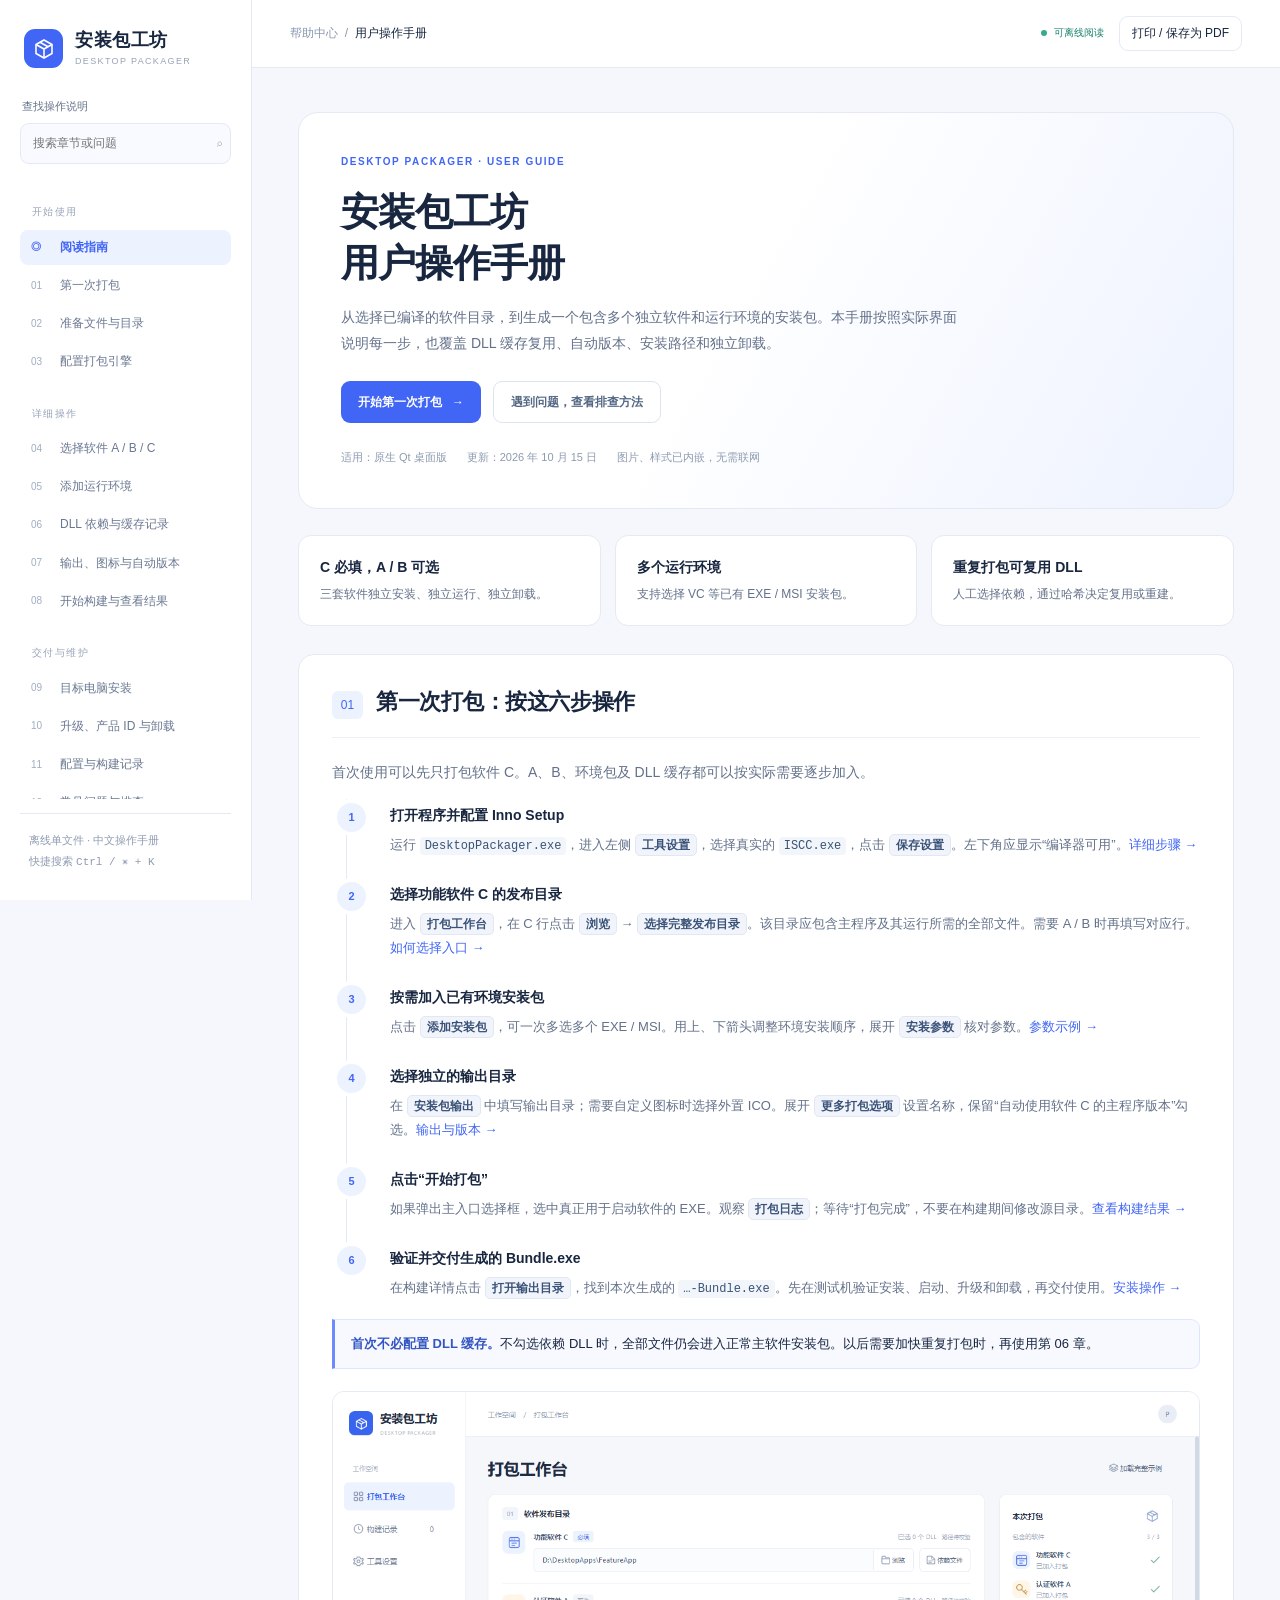
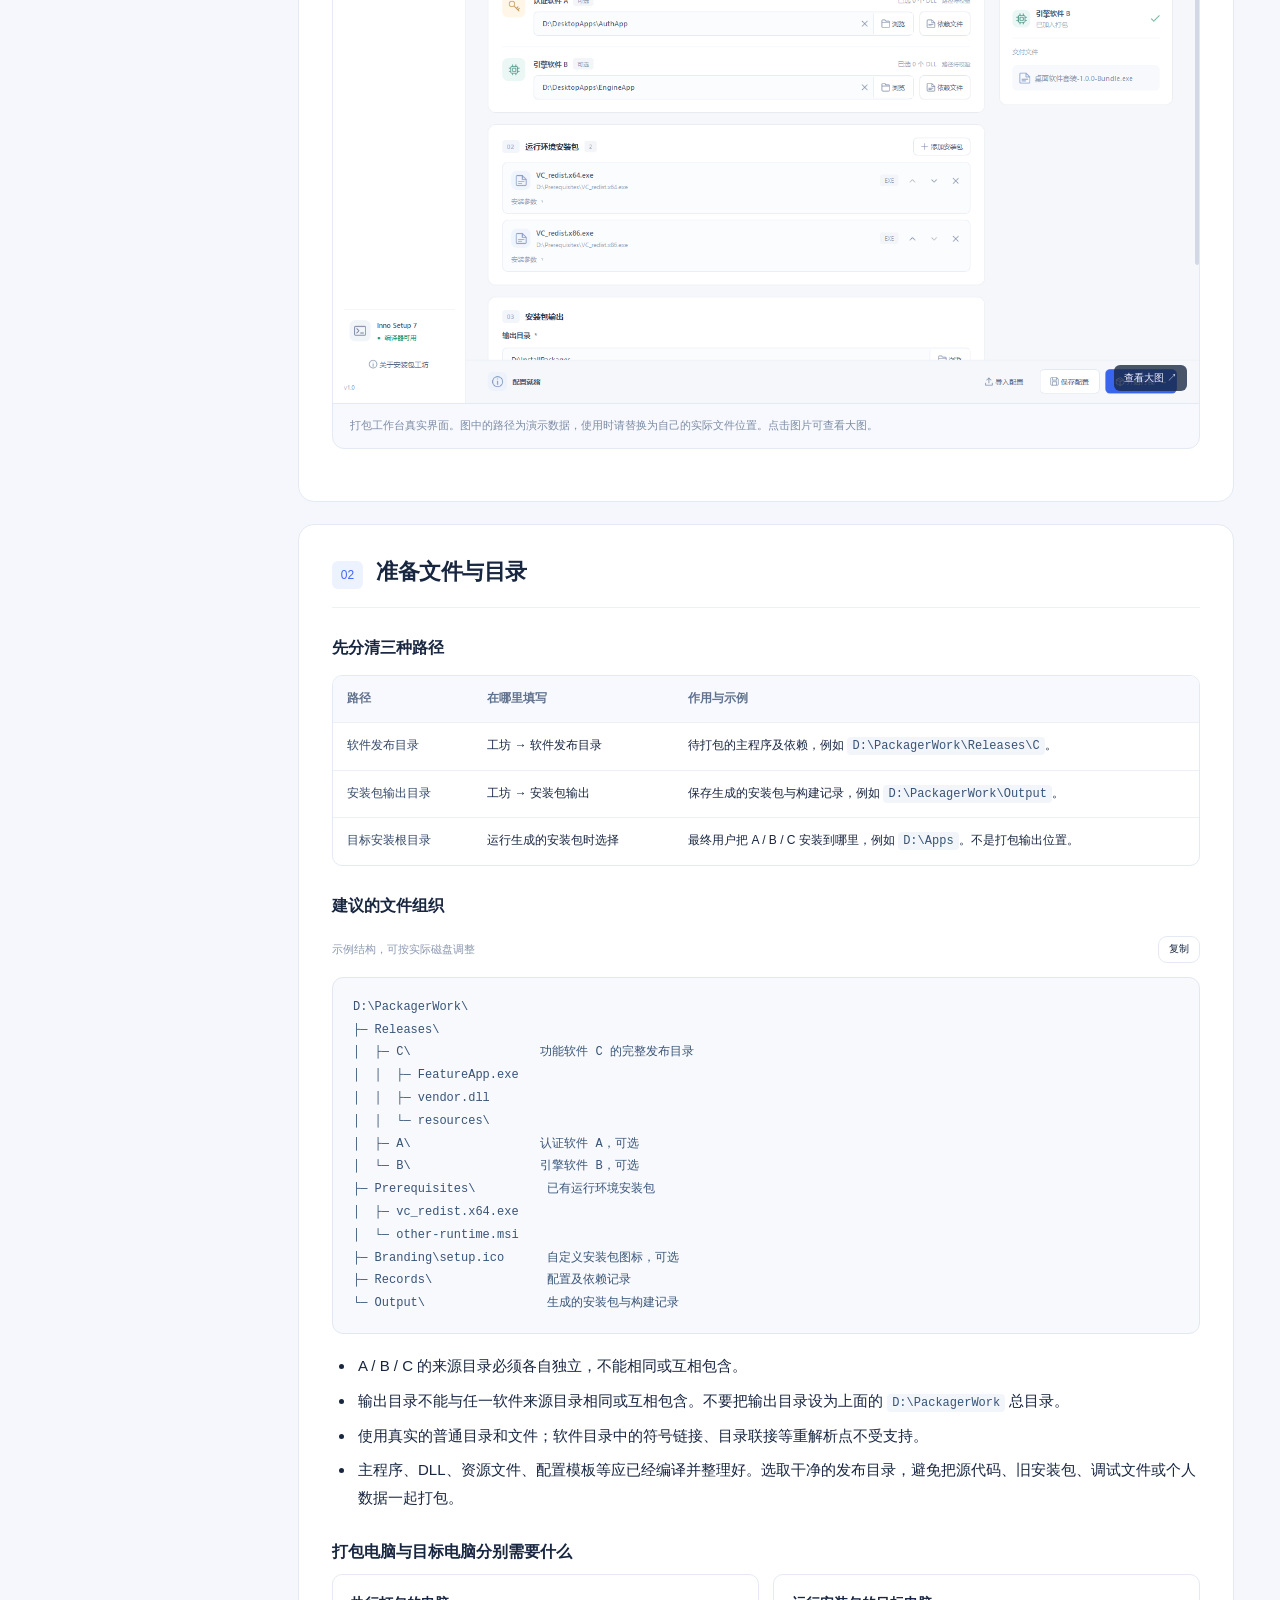
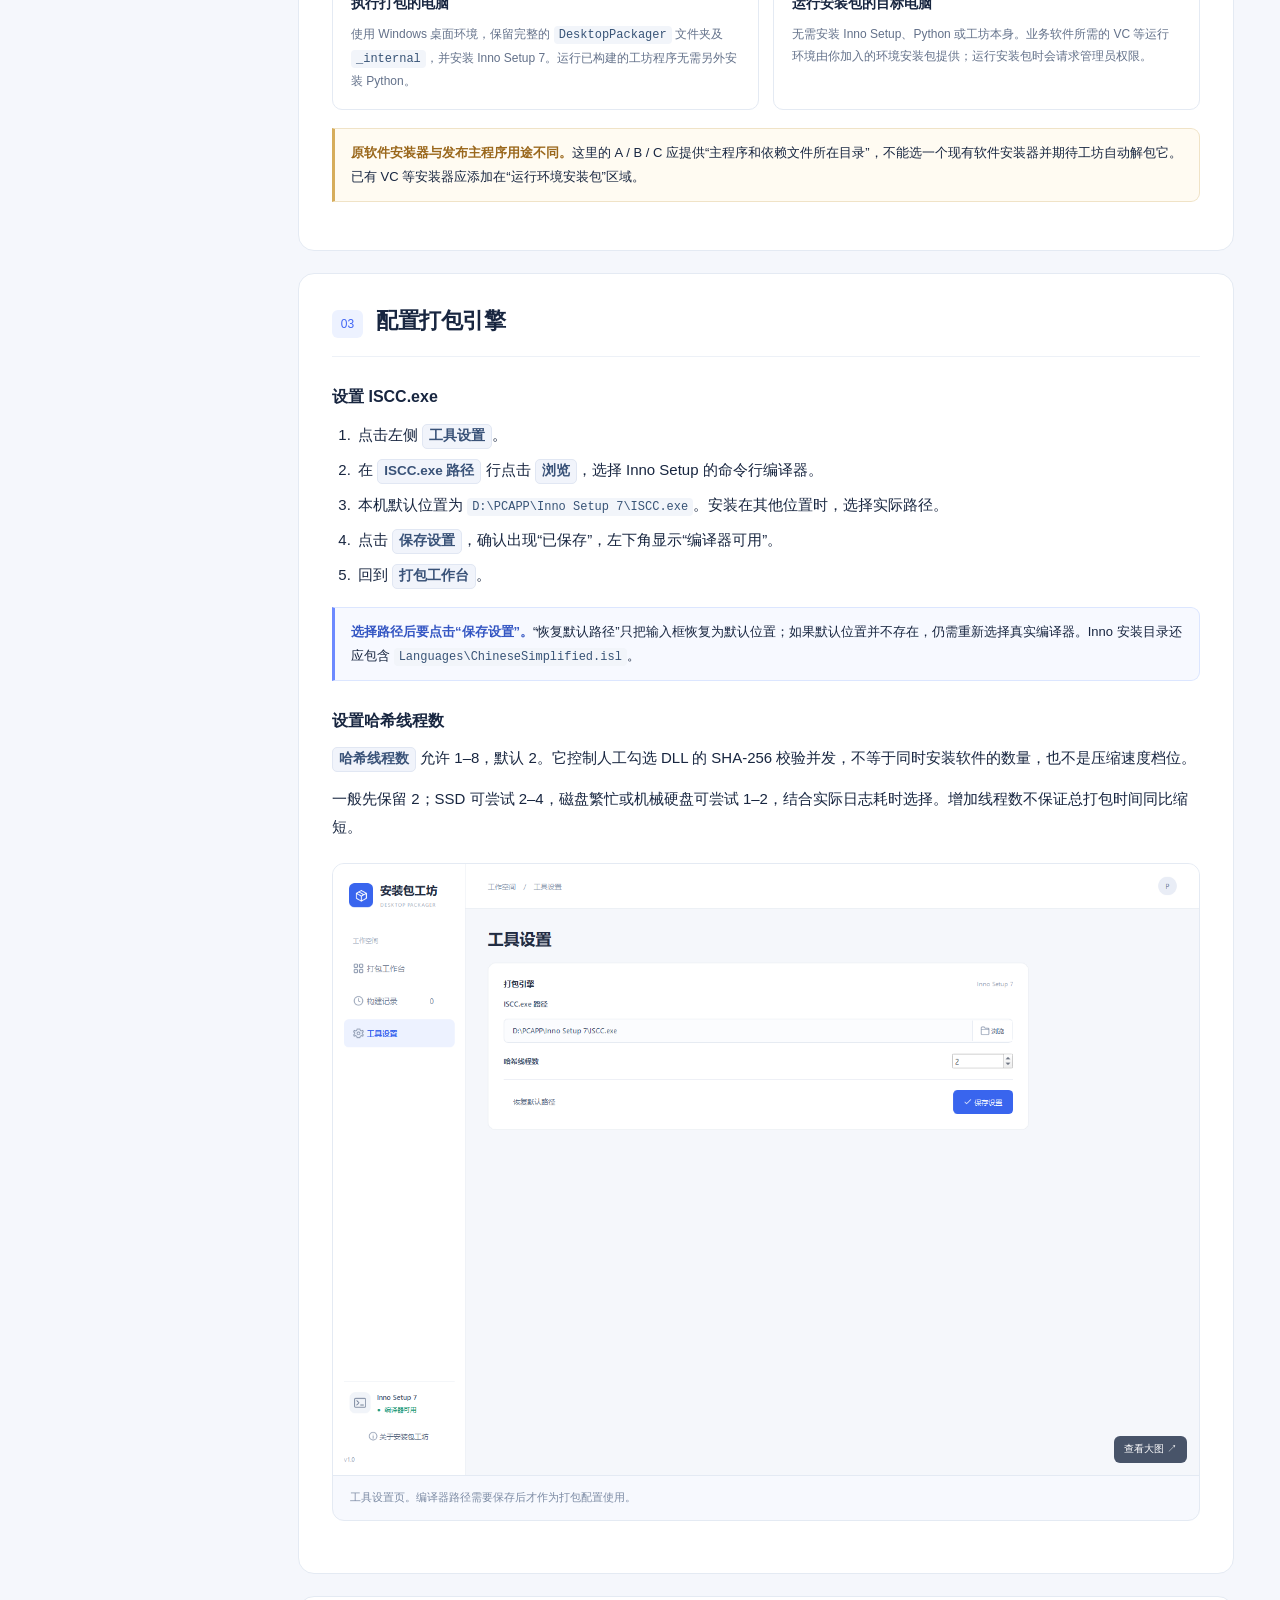
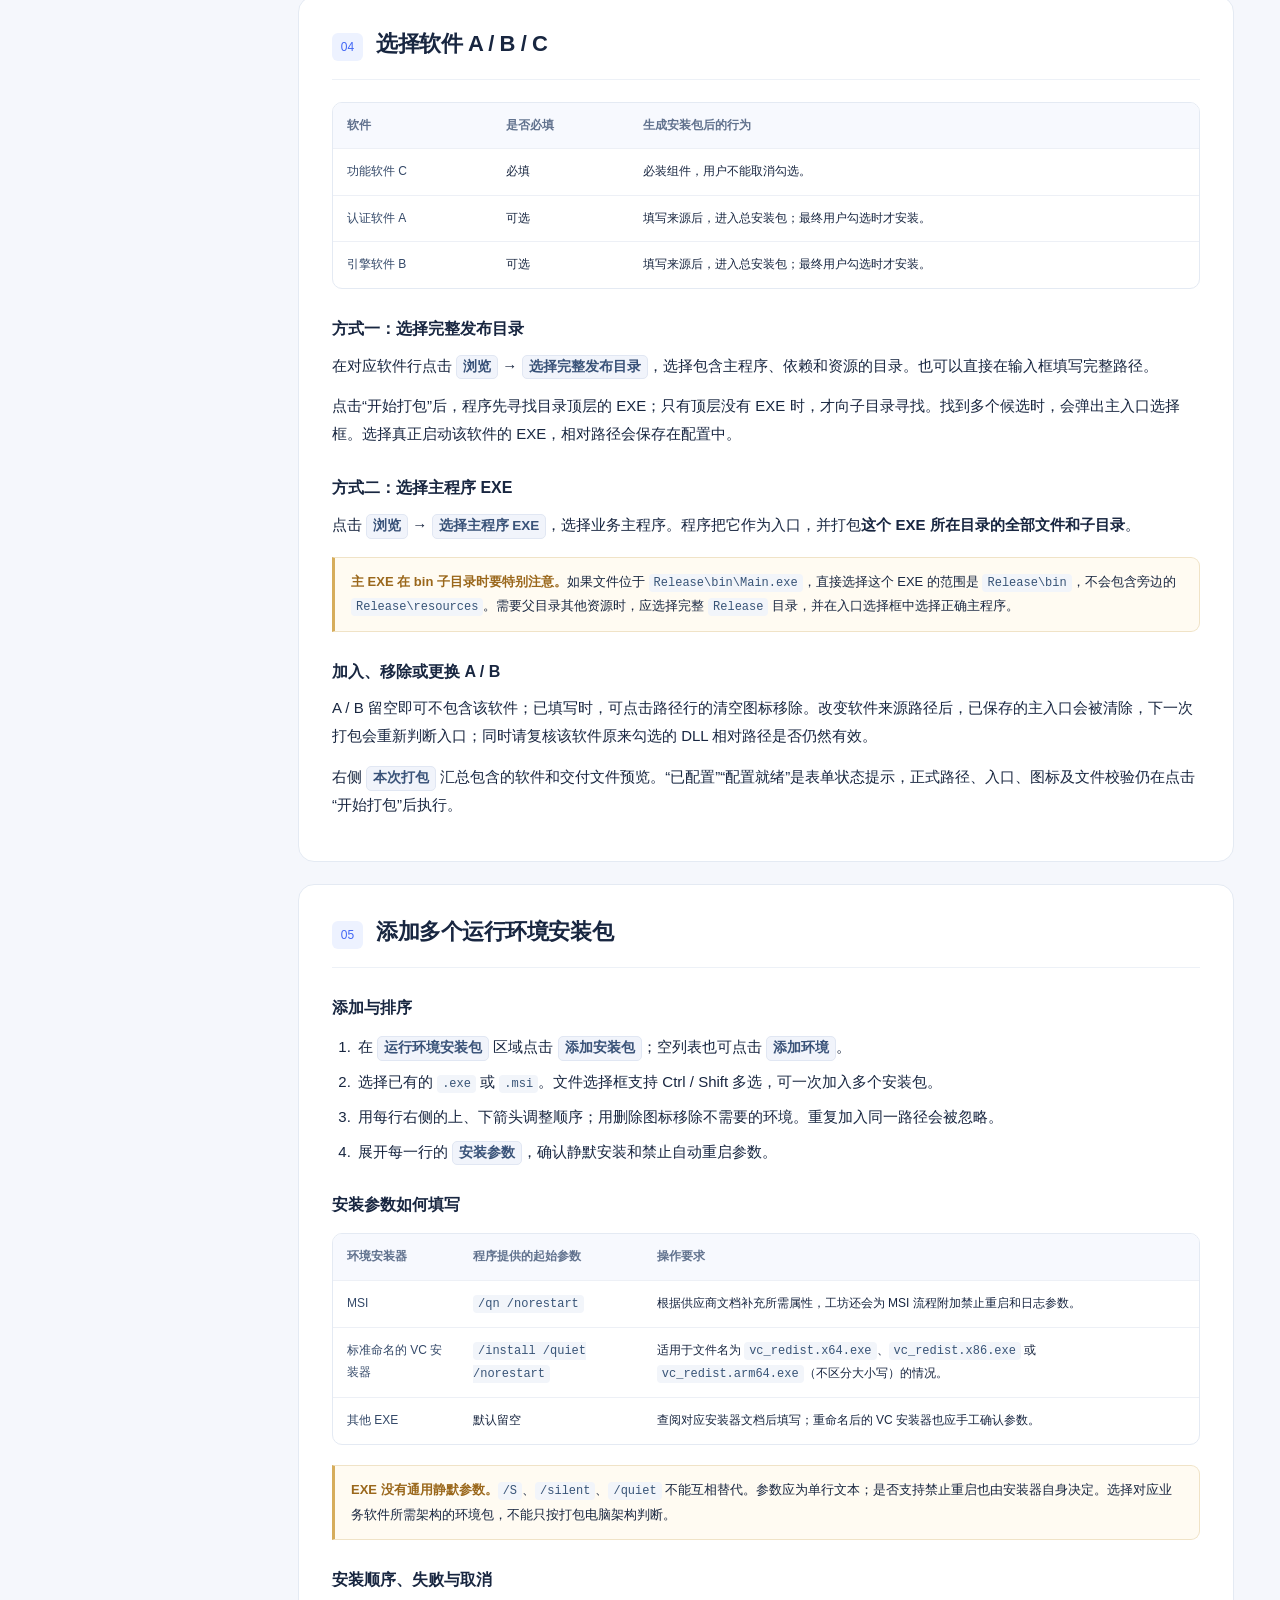
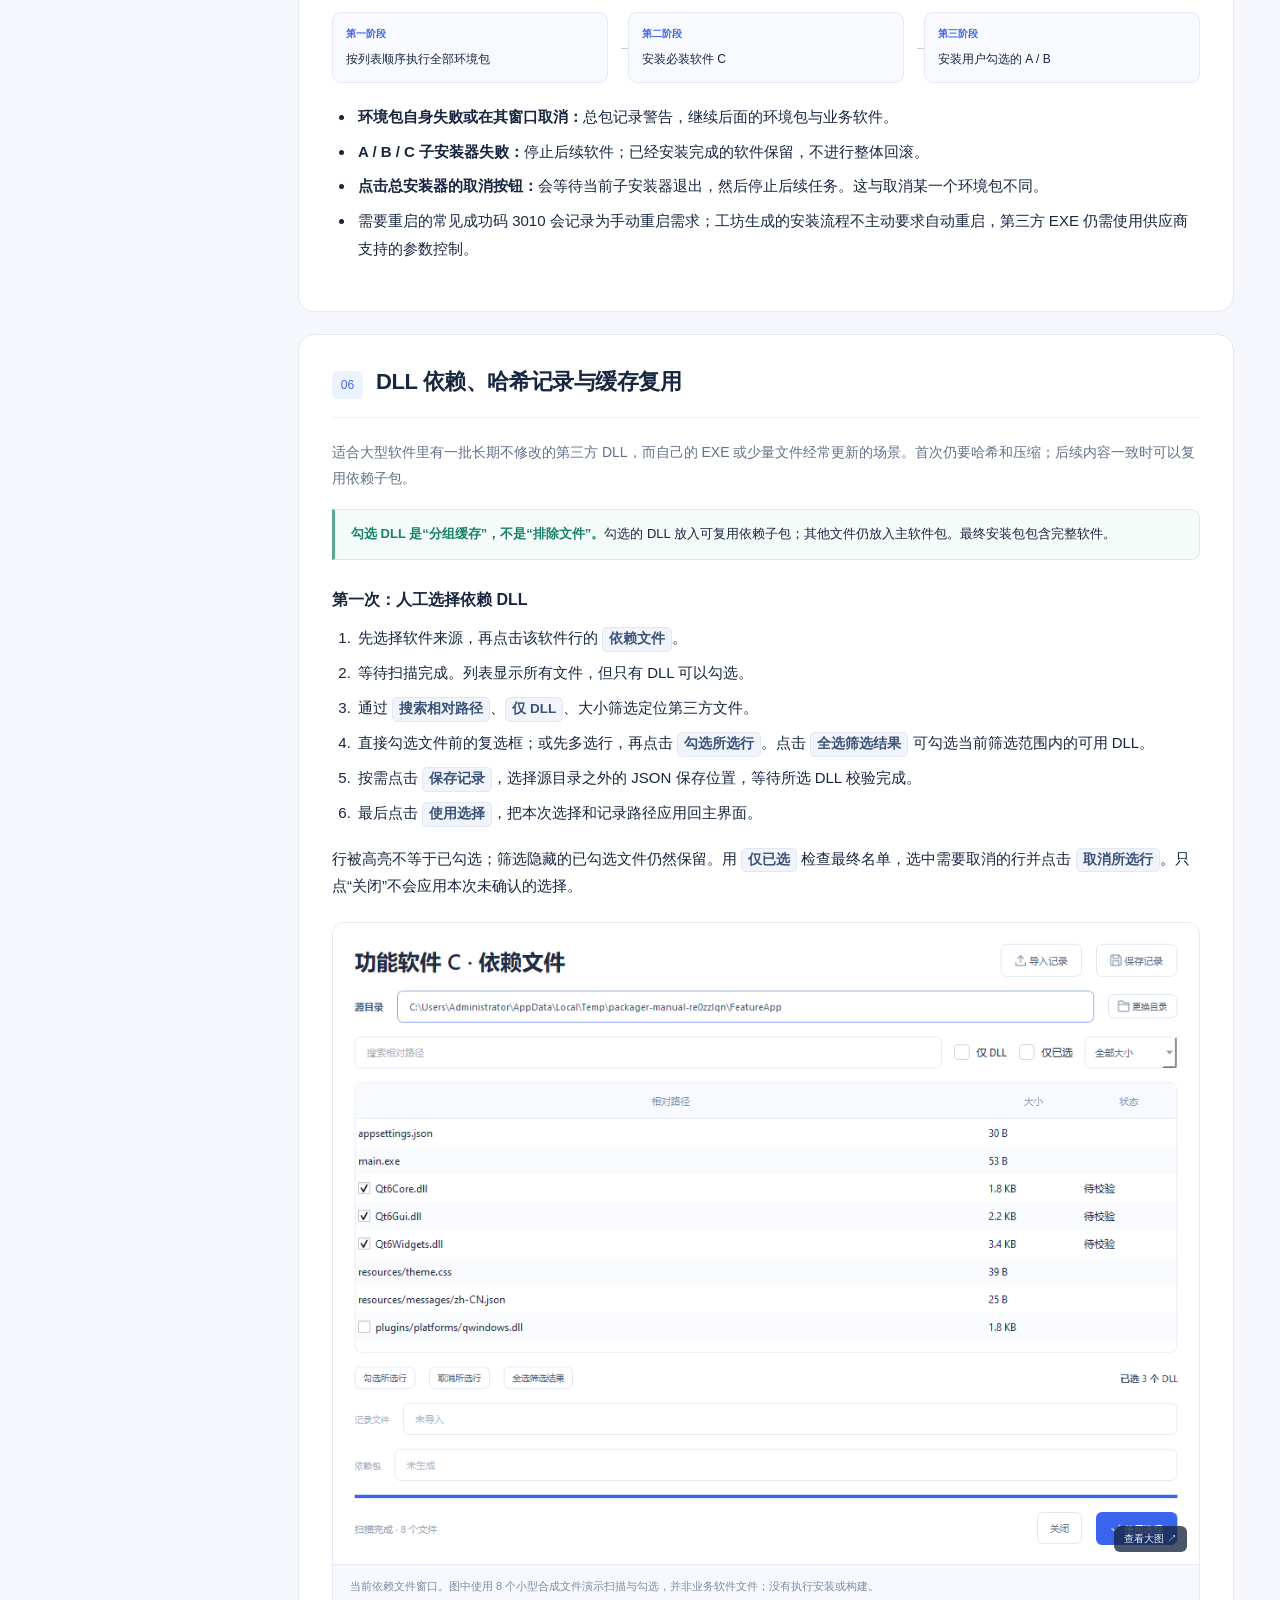
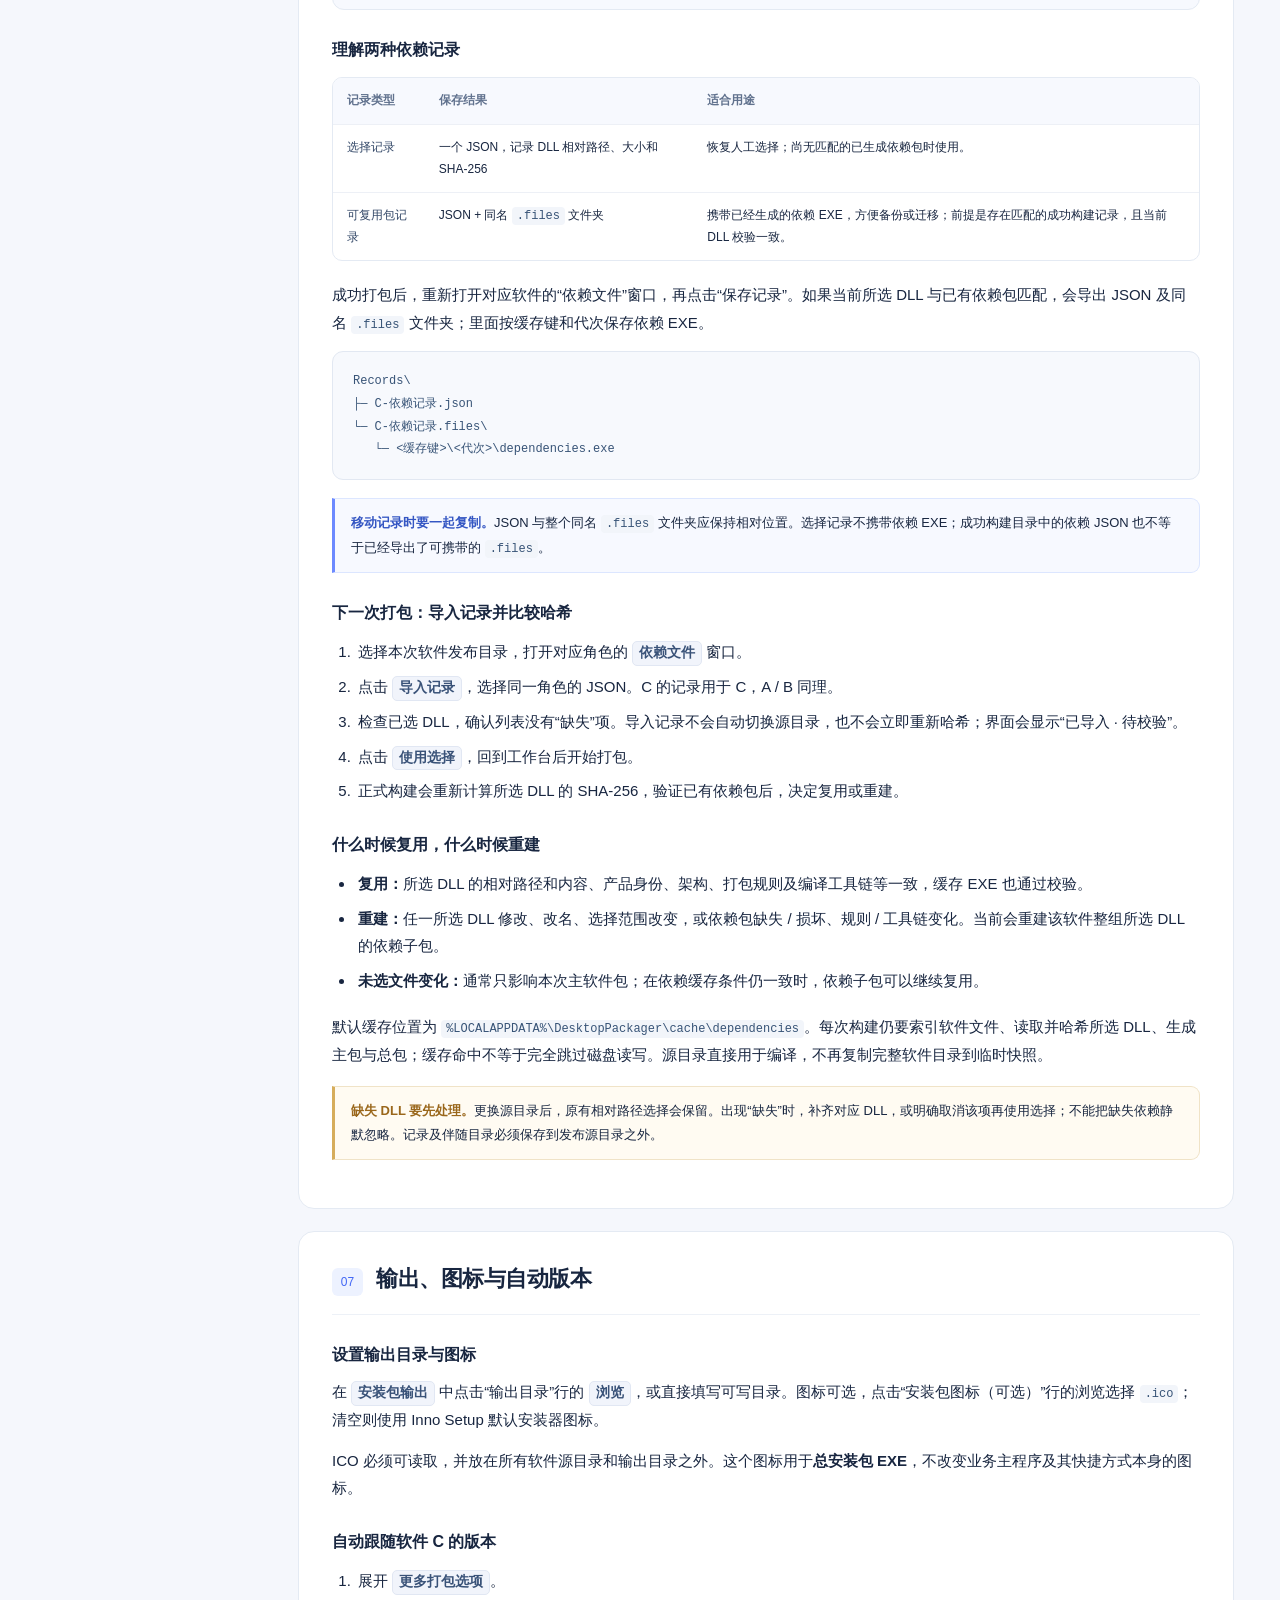
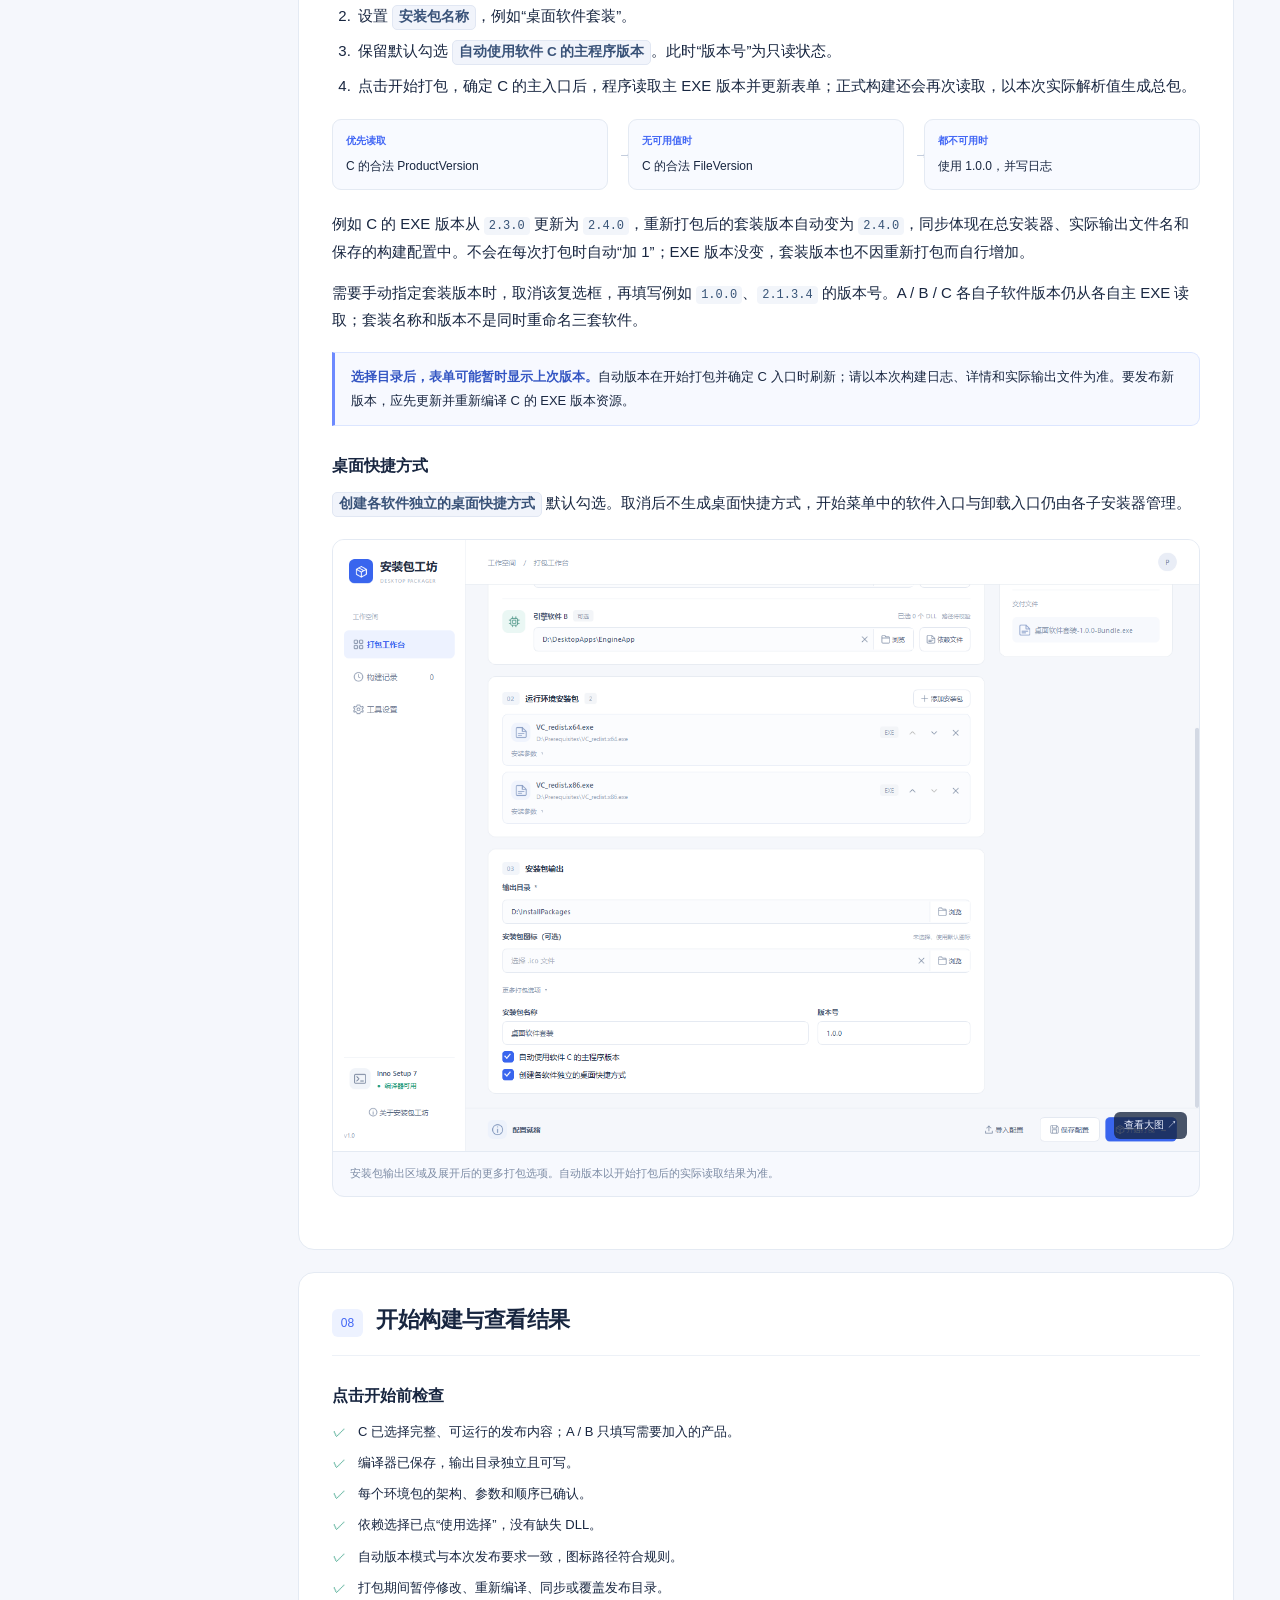
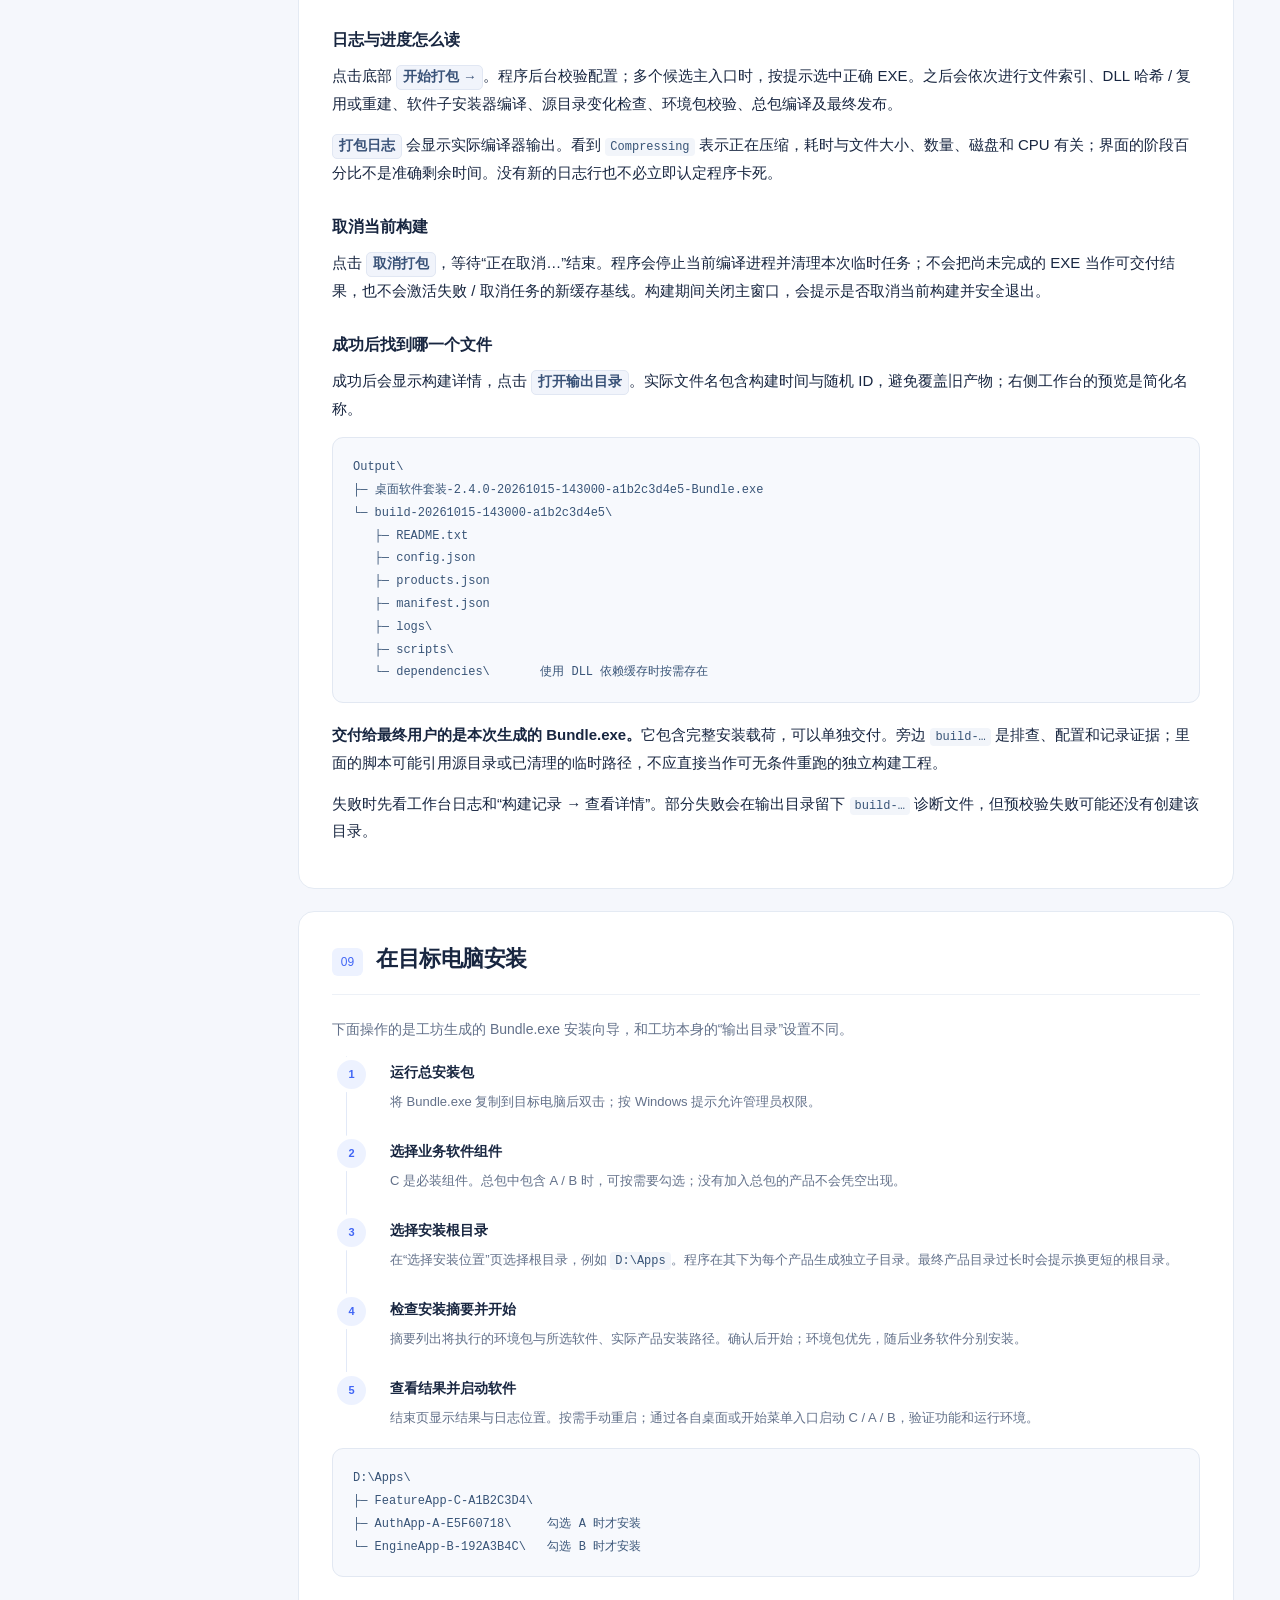
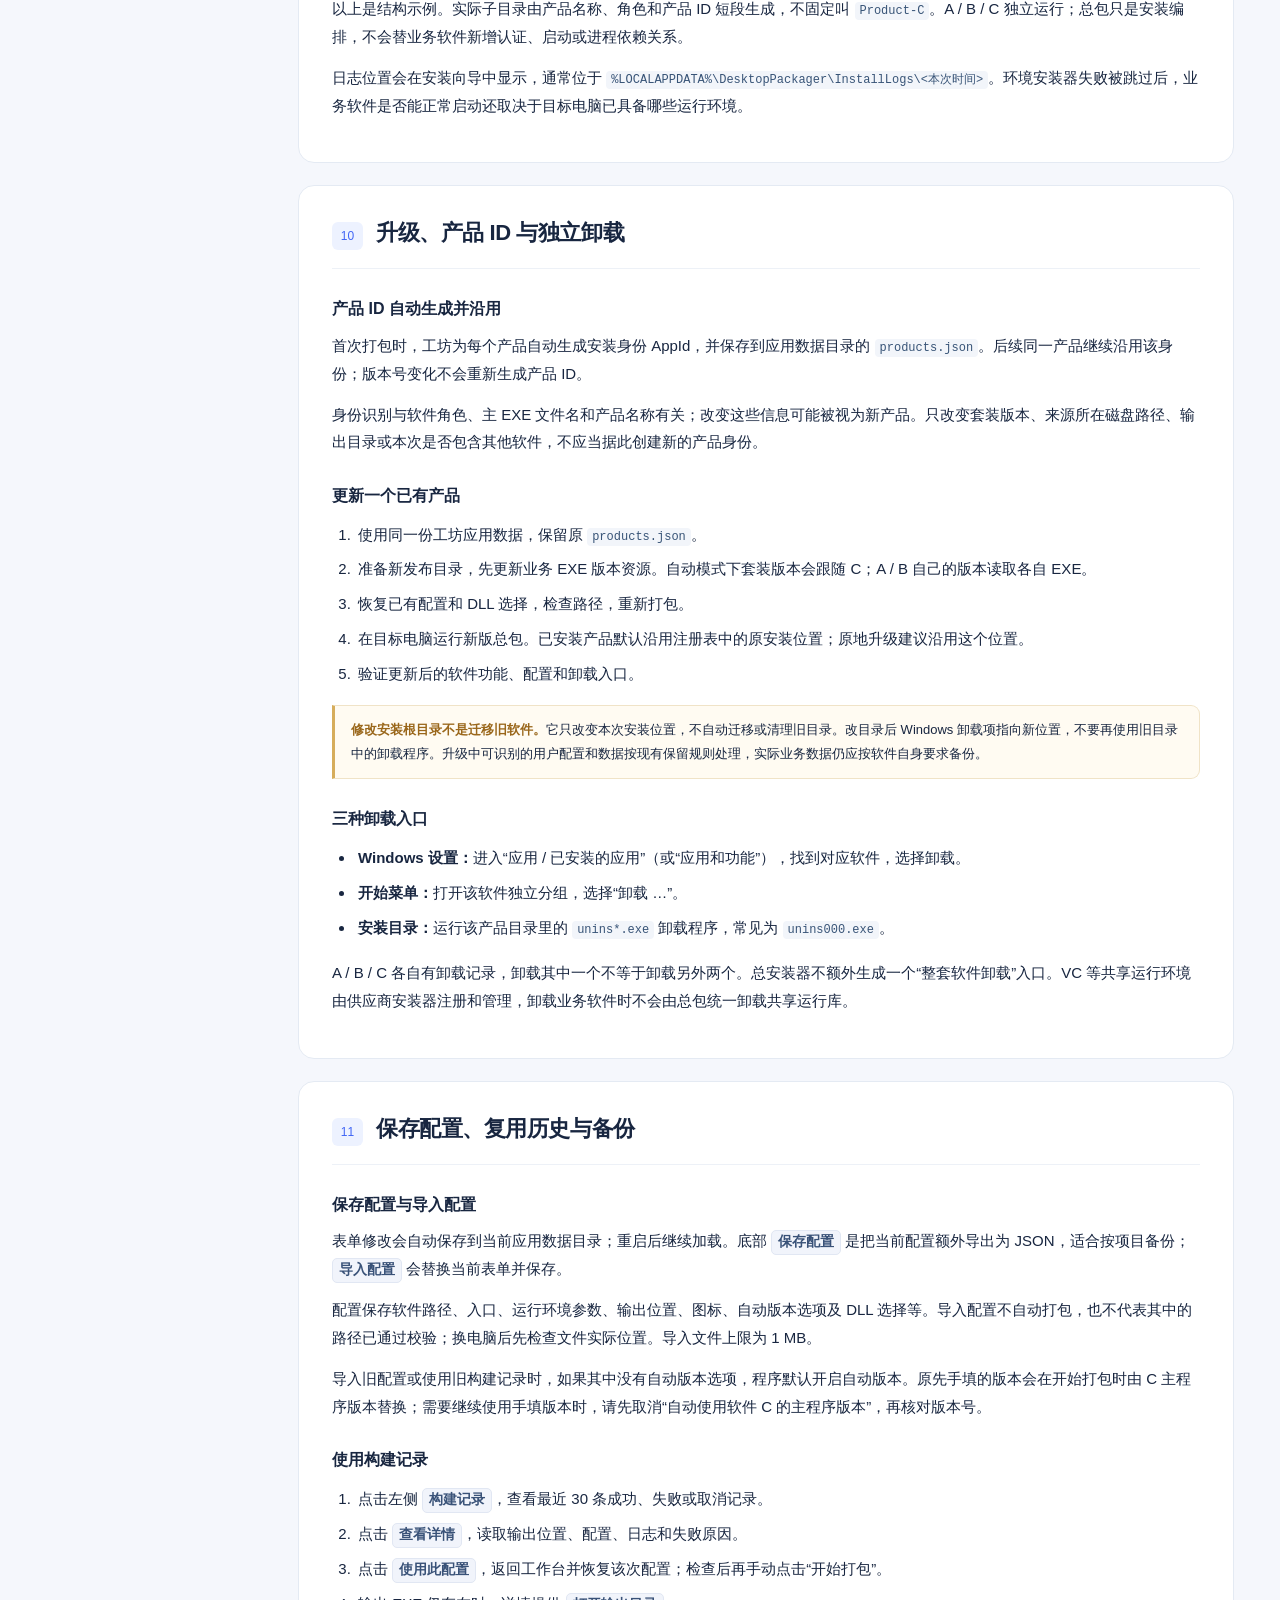
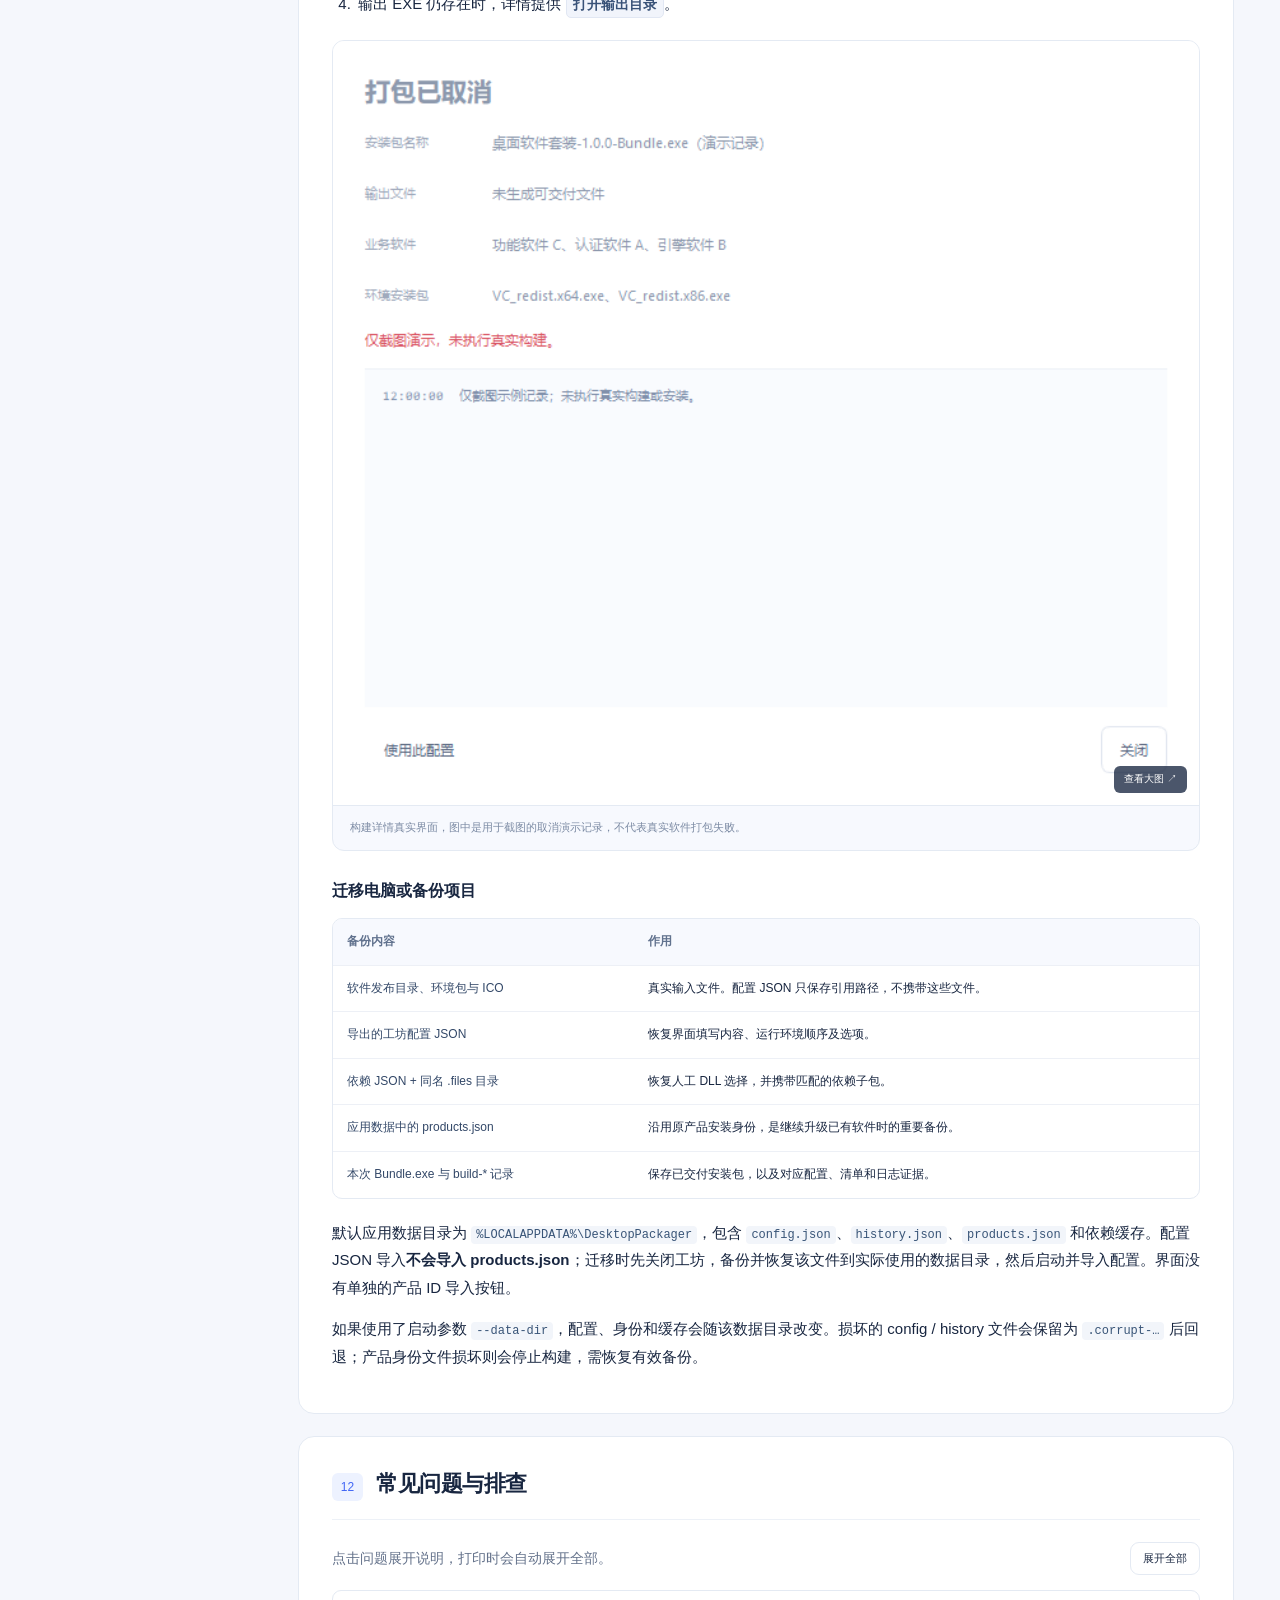
<file: qt_app/用户手册.html>
<!doctype html>
<html lang="zh-CN">
<head>
<meta charset="utf-8">
<meta name="viewport" content="width=device-width, initial-scale=1">
<meta name="description" content="安装包工坊完整用户手册：软件目录、VC 运行环境、DLL 依赖缓存、自动版本、打包、安装与卸载。支持离线阅读。">
<title>安装包工坊 · 用户操作手册</title>
<style>
:root{--blue:#4166f5;--ink:#182640;--muted:#63718a;--line:#e4eaf3;--paper:#f5f7fc;--soft:#edf2ff;--green:#168269;--amber:#9a671b;--sidebar:252px;--radius:16px}*{box-sizing:border-box}html{scroll-behavior:smooth;scroll-padding-top:92px}body{margin:0;color:var(--ink);background:var(--paper);font:15px/1.85 "Segoe UI","Microsoft YaHei UI","Microsoft YaHei",sans-serif}a{color:var(--blue);text-decoration:none}a:hover{text-decoration:underline}button,input{font:inherit}button{cursor:pointer}button:focus-visible,a:focus-visible,input:focus-visible,summary:focus-visible{outline:3px solid #8ba4ff;outline-offset:4px}button{border:1px solid var(--line);border-radius:9px;padding:8px 15px;color:var(--ink);background:#fff}button:hover{border-color:#aabaf3;background:#f7f9ff}svg{flex-shrink:0}aside{position:fixed;inset:0 auto 0 0;width:var(--sidebar);background:#fff;border-right:1px solid var(--line);padding:28px 20px;z-index:40;display:flex;flex-direction:column}.brand{display:flex;gap:12px;align-items:center;padding:0 4px 26px}.brand-icon{display:grid;place-items:center;width:39px;height:39px;border-radius:11px;background:var(--blue);color:#fff}.brand strong{display:block;font-size:18px;letter-spacing:.03em;line-height:1.4}.brand small{display:block;color:#98a3b7;font-size:9px;letter-spacing:.15em}.search-wrap{position:relative}.search-wrap input{width:100%;padding:10px 37px 10px 12px;border:1px solid var(--line);background:#f8faff;border-radius:9px;font-size:12px;line-height:1.6}.search-key{position:absolute;right:9px;top:10px;font-size:10px;color:#98a3b7}.nav-caption{color:#97a3b8;font-size:10px;letter-spacing:.14em;margin:25px 12px 8px}.toc{overflow-y:auto;flex:1;margin:14px -7px 0;padding:0 7px}.toc a{display:flex;align-items:center;gap:10px;color:#697791;font-size:12px;padding:8px 11px;border-radius:8px;margin-bottom:3px;line-height:1.6}.toc a span{font-size:10px;color:#a1adc2;min-width:19px}.toc a:hover{background:#f5f7fe;text-decoration:none}.toc a.active{color:var(--blue);background:var(--soft);font-weight:600}.toc a.active span{color:var(--blue)}.sidebar-foot{border-top:1px solid var(--line);font-size:11px;color:#8f9bb1;padding:16px 9px 0;margin-top:14px}.search-results{display:none;margin-top:10px;overflow:auto;flex:1}.search-results a{display:block;padding:11px 9px;border-bottom:1px solid var(--line);font-size:12px}.search-results small{display:block;color:var(--muted);font-size:11px;line-height:1.6}.search-results mark{background:#fff0bd;color:inherit}.search-count{font-size:11px;color:var(--muted);padding:6px 9px}main{margin-left:var(--sidebar)}.topbar{position:sticky;top:0;z-index:20;height:68px;background:rgba(255,255,255,.96);border-bottom:1px solid var(--line);display:flex;align-items:center;justify-content:space-between;padding:0 38px;gap:16px}.crumb{color:#8b98af;font-size:12px}.crumb b{font-weight:500;color:var(--ink)}.top-actions{display:flex;align-items:center;gap:15px}.offline{font-size:10px;color:var(--green)}.offline:before{content:"";display:inline-block;width:6px;height:6px;border-radius:50%;background:#39a98d;margin-right:7px}.print-btn{font-size:12px;padding:5px 12px}.progress-track{position:absolute;bottom:-1px;left:0;right:0;height:2px}.progress-track i{display:block;background:var(--blue);height:100%;width:0}.mobile-menu{display:none;padding:4px 10px}.page{max-width:1120px;padding:44px 46px 58px;margin:0 auto}.hero{position:relative;overflow:hidden;background:linear-gradient(120deg,#fff 45%,#edf2ff);border:1px solid var(--line);border-radius:20px;padding:40px 42px;margin-bottom:26px}.eyebrow{font-size:10px;letter-spacing:.16em;color:var(--blue);font-weight:650;text-transform:uppercase}h1{font-size:clamp(28px,3vw,40px);line-height:1.35;letter-spacing:-.02em;margin:14px 0 16px;font-weight:700}.hero p{max-width:620px;margin:0;color:var(--muted);font-size:14px}.hero-meta{display:flex;gap:20px;flex-wrap:wrap;color:#8d9ab0;font-size:11px;margin-top:24px}.hero-actions{display:flex;gap:12px;flex-wrap:wrap;margin-top:24px}.primary-link,.secondary-link{display:inline-flex;align-items:center;gap:10px;border-radius:9px;padding:9px 17px;font-size:12px;font-weight:600}.primary-link{background:var(--blue);color:#fff}.secondary-link{background:#fff;border:1px solid #dce4f2;color:#546884}.primary-link:hover,.secondary-link:hover{text-decoration:none;filter:brightness(.97)}.intro-grid{display:grid;grid-template-columns:repeat(3,minmax(0,1fr));gap:14px;margin:0 0 28px}.intro-card{border:1px solid var(--line);background:#fff;border-radius:13px;padding:19px 21px}.intro-card b{display:block;font-size:14px;margin-bottom:4px}.intro-card p{color:var(--muted);font-size:12px;line-height:1.8;margin:0}.manual-section{background:#fff;border:1px solid var(--line);border-radius:var(--radius);padding:30px 33px;margin:0 0 22px;scroll-margin-top:0}.section-head{display:flex;gap:13px;align-items:baseline;border-bottom:1px solid #edf1f7;padding-bottom:18px;margin-bottom:22px}.section-num{font-size:12px;color:var(--blue);background:var(--soft);border-radius:6px;min-width:31px;line-height:28px;text-align:center;font-variant-numeric:tabular-nums}h2{font-size:22px;line-height:1.5;margin:0;letter-spacing:-.02em}h3{font-size:16px;margin:27px 0 10px;line-height:1.6;scroll-margin-top:0}h4{font-size:14px;margin:20px 0 8px}p{margin:10px 0 13px}li{margin:7px 0;padding-left:3px}ul,ol{padding-left:23px;margin:12px 0 18px}.lead{font-size:14px;color:var(--muted);margin-top:0}.note{border:1px solid #dce6ff;border-left:3px solid #6d8aff;background:#f7f9ff;border-radius:0 9px 9px 0;padding:12px 16px;font-size:13px;margin:18px 0;line-height:1.85}.note strong{color:#3456c3}.note.amber{border-color:#f0e3c7;border-left-color:#d6ad5c;background:#fffbf2}.note.amber strong{color:var(--amber)}.note.green{border-color:#d7ece6;border-left-color:#5aaa92;background:#f5fbf8}.note.green strong{color:var(--green)}.ui{display:inline-block;background:#f1f4fb;border:1px solid #e1e7f3;border-radius:5px;padding:0 6px;color:#395278;font-size:.9em;line-height:1.7;font-weight:600}code{font:12px/1.8 Consolas,"Cascadia Code",monospace;background:#f2f5fa;color:#385477;border-radius:4px;padding:2px 5px;overflow-wrap:anywhere}pre{position:relative;border:1px solid #e2e8f2;background:#f7f9fd;border-radius:11px;padding:18px 20px;margin:14px 0 18px;overflow:auto;line-height:1.9;font-size:12px;tab-size:2}pre code{padding:0;background:none;white-space:pre;overflow-wrap:normal}.code-bar{display:flex;justify-content:space-between;align-items:center;font-size:11px;color:#8b98af;margin-top:18px}.copy-btn{font-size:10px;padding:3px 10px}.table-wrap{overflow:auto;margin:15px 0 20px;border:1px solid var(--line);border-radius:10px}table{width:100%;border-collapse:collapse;min-width:520px;font-size:12px;line-height:1.8}th{background:#f7f9fe;color:#61728e;font-weight:600;text-align:left}th,td{padding:12px 14px;border-bottom:1px solid #edf0f6;vertical-align:top}tr:last-child td{border-bottom:0}td:first-child{color:#334868;font-weight:500}.steps{list-style:none;padding:0;counter-reset:steps}.steps>li{position:relative;padding:2px 0 15px 43px;margin:0;counter-increment:steps;border-left:1px solid #e2e9f7;margin-left:14px}.steps>li:last-child{border-left-color:transparent;padding-bottom:0}.steps>li:before{content:counter(steps);position:absolute;left:-14px;top:0;background:#edf2ff;color:var(--blue);border:4px solid #fff;width:29px;height:29px;border-radius:50%;display:grid;place-items:center;font:600 11px/1 "Segoe UI",sans-serif}.steps b{font-size:14px}.steps p{font-size:13px;color:var(--muted);margin:4px 0 6px}.two-col{display:grid;grid-template-columns:repeat(2,minmax(0,1fr));gap:14px}.mini-card{border:1px solid var(--line);border-radius:10px;padding:16px 18px;font-size:13px}.mini-card h4{margin:0 0 6px}.mini-card p{margin:0;color:var(--muted);font-size:12px}.flow{display:flex;gap:8px;align-items:stretch;flex-wrap:wrap;margin:20px 0}.flow div{flex:1;min-width:120px;border:1px solid var(--line);border-radius:9px;background:#f8faff;padding:12px 13px;font-size:12px}.flow div b{display:block;color:var(--blue);font-size:10px;margin-bottom:4px}.flow .arrow{flex:0;min-width:0;display:flex;align-items:center;border:0;background:none;color:#a2b1cb;padding:0 2px}figure{margin:22px 0;background:#f7f9fe;border:1px solid var(--line);border-radius:12px;overflow:hidden}.image-open{padding:0;border:0;border-radius:0;background:none;display:block;width:100%;position:relative;overflow:hidden}.image-open:hover{background:none}.image-open img{display:block;width:100%;height:auto}.image-open:after{content:"查看大图 ↗";position:absolute;bottom:12px;right:12px;background:rgba(24,38,64,.86);color:white;border-radius:6px;font-size:10px;padding:4px 10px;opacity:.9}figcaption{padding:12px 17px;font-size:11px;color:#7c8ba4;line-height:1.8;border-top:1px solid var(--line)}.faq-toolbar{display:flex;justify-content:space-between;align-items:center;gap:12px;margin-bottom:15px}.faq-toolbar button{font-size:11px;padding:5px 12px}details{border:1px solid var(--line);border-radius:9px;margin-bottom:10px;padding:0 17px}summary{cursor:pointer;padding:13px 0;font-size:13px;font-weight:600;color:#344867}details[open] summary{border-bottom:1px solid #edf1f7}details>p,details>ol,details>ul{font-size:13px;margin:13px 0 17px;color:var(--muted)}.checklist{list-style:none;padding-left:0}.checklist li{position:relative;padding-left:26px;font-size:13px}.checklist li:before{content:"✓";position:absolute;left:1px;color:#319d80}.footer{font-size:11px;color:#8b98ae;display:flex;justify-content:space-between;gap:15px;padding:10px 4px}.back-top{position:fixed;right:22px;bottom:22px;width:39px;height:39px;padding:0;border-radius:12px;color:var(--blue);z-index:30;box-shadow:0 5px 16px #26396e0d;display:none}.back-top.visible{display:block}.toast{position:fixed;left:calc(50% + 126px);bottom:26px;transform:translateX(-50%);padding:9px 18px;background:#20334f;color:#fff;border-radius:9px;font-size:12px;z-index:100;opacity:0;pointer-events:none;transition:opacity .15s}.toast.show{opacity:1}dialog{border:0;border-radius:13px;padding:0;max-width:min(96vw,1450px);max-height:94vh;box-shadow:0 20px 90px #14264740}dialog::backdrop{background:#0b1735b8;backdrop-filter:blur(3px)}.viewer-bar{display:flex;align-items:center;justify-content:space-between;padding:10px 16px;border-bottom:1px solid var(--line);gap:20px;font-size:12px;background:#fff}.viewer-bar button{padding:3px 12px;font-size:11px}.viewer-image{display:block;max-width:100%;height:auto;max-height:calc(94vh - 62px);object-fit:contain;margin:auto}.nav-backdrop{display:none}.muted{color:var(--muted)}.tag{font-size:10px;color:var(--blue);background:var(--soft);padding:3px 8px;border-radius:5px}.nowrap{white-space:nowrap}
@media(min-width:1500px){.page{padding-top:54px}.hero{padding:48px}.manual-section{padding:36px 42px}}
@media(max-width:1100px){:root{--sidebar:220px}aside{padding:24px 14px}.page{padding:30px 25px}.topbar{padding:0 25px}.manual-section{padding:26px}.hero{padding:31px}.intro-card{padding:15px}.toast{left:calc(50% + 110px)}}
@media(max-width:820px){:root{--sidebar:252px}aside{transform:translateX(-100%);transition:transform .2s}.nav-open aside{transform:translateX(0)}main{margin-left:0}.mobile-menu{display:block}.topbar{height:60px;padding:0 18px}.crumb{flex:1}.top-actions{gap:10px}.offline{display:none}.page{padding:23px 18px}.hero{padding:28px 25px}.manual-section{padding:25px}.hero-meta{gap:14px}.intro-grid{gap:10px}.intro-card{padding:15px}.intro-card b{font-size:12px}.intro-card p{font-size:11px}.nav-open .nav-backdrop{display:block;position:fixed;inset:0;background:#15264670;z-index:35;border:0;border-radius:0}.toast{left:50%}h2{font-size:20px}body{font-size:14px}}
@media(max-width:520px){.page{padding:18px 12px}.hero{padding:25px 21px}.hero p{font-size:13px}h1{font-size:29px}.manual-section{padding:23px 19px}.intro-grid{grid-template-columns:1fr}.intro-card{display:flex;gap:14px;align-items:baseline}.intro-card b{min-width:100px}.intro-card p{flex:1}.two-col{grid-template-columns:1fr}.section-head{gap:9px}h2{font-size:19px}.steps>li{padding-left:31px}.flow .arrow{display:none}.flow div{min-width:44%}.footer{flex-direction:column;gap:4px}pre{padding:14px;font-size:11px}.topbar{gap:9px;padding:0 12px}.print-btn{font-size:11px;padding:4px 8px}.crumb{font-size:11px}}
@media(prefers-reduced-motion:reduce){html{scroll-behavior:auto}*{transition:none!important}}
@page{size:A4;margin:17mm 15mm}
@media print{html{scroll-behavior:auto}body{background:#fff;color:#111;font-size:10pt;line-height:1.7}aside,.topbar,.hero-actions,.copy-btn,.back-top,.toast,.faq-toolbar,dialog,.nav-backdrop{display:none!important}main{margin:0}.page{max-width:none;padding:0}.hero{background:#fff;border:0;border-bottom:2px solid #4166f5;border-radius:0;padding:0 0 20px;margin-bottom:20px}h1{font-size:27pt}.hero p{font-size:10pt}.hero-meta{font-size:8pt}.intro-grid{gap:8px}.intro-card{padding:10px}.manual-section{padding:0 0 20px;border:0;border-radius:0;margin:0 0 18px;break-before:auto}.section-head{padding:10px 0;break-after:avoid}h2{font-size:17pt}h3{font-size:12pt;break-after:avoid}p,li{orphans:3;widows:3}.note,.mini-card,figure,pre{break-inside:avoid}.table-wrap{overflow:visible}table{min-width:0;font-size:8.5pt}th,td{padding:7px}tr{break-inside:avoid}thead{display:table-header-group}code{font-size:8pt}pre{white-space:pre-wrap}pre code{white-space:pre-wrap;overflow-wrap:anywhere}figure{max-width:160mm;margin:15px auto}.image-open:after{display:none}figure img{max-height:105mm;object-fit:contain}.image-open{cursor:default}details{break-inside:avoid}.footer{font-size:8pt}a{color:inherit;text-decoration:none}}
</style>
</head>
<body>
<button class="nav-backdrop" aria-label="关闭目录" id="navBackdrop"></button>
<aside id="sidebar" aria-label="手册目录">
 <div class="brand"><div class="brand-icon"><svg width="24" height="24" viewBox="0 0 24 24" fill="none" stroke="currentColor" stroke-width="1.6"><path d="m12 3 8 4.5v9L12 21l-8-4.5v-9L12 3Z"/><path d="m4 7.5 8 4.5 8-4.5M12 12v9M8 5.3l8 4.4"/></svg></div><div><strong>安装包工坊</strong><small>DESKTOP PACKAGER</small></div></div>
 <div class="search-wrap"><label for="manualSearch" class="muted" style="font-size:11px;display:block;margin:0 0 7px 2px">查找操作说明</label><input id="manualSearch" type="search" placeholder="搜索章节或问题" autocomplete="off"><span class="search-key" style="top:38px">⌕</span></div>
 <nav class="toc" id="toc">
  <div class="nav-caption">开始使用</div>
  <a href="#overview" class="active"><span>◎</span>阅读指南</a>
  <a href="#quickstart"><span>01</span>第一次打包</a>
  <a href="#prepare"><span>02</span>准备文件与目录</a>
  <a href="#settings"><span>03</span>配置打包引擎</a>
  <div class="nav-caption">详细操作</div>
  <a href="#sources"><span>04</span>选择软件 A / B / C</a>
  <a href="#runtimes"><span>05</span>添加运行环境</a>
  <a href="#dependencies"><span>06</span>DLL 依赖与缓存记录</a>
  <a href="#output"><span>07</span>输出、图标与自动版本</a>
  <a href="#build"><span>08</span>开始构建与查看结果</a>
  <div class="nav-caption">交付与维护</div>
  <a href="#install"><span>09</span>目标电脑安装</a>
  <a href="#uninstall"><span>10</span>升级、产品 ID 与卸载</a>
  <a href="#reuse"><span>11</span>配置与构建记录</a>
  <a href="#faq"><span>12</span>常见问题与排查</a>
 </nav>
 <div class="search-results" id="searchResults" aria-live="polite"></div>
 <div class="sidebar-foot">离线单文件 · 中文操作手册<br>快捷搜索 <kbd>Ctrl / ⌘ + K</kbd></div>
</aside>
<main>
 <header class="topbar"><button class="mobile-menu" id="menuButton" aria-expanded="false" aria-controls="sidebar" aria-label="打开手册目录">☰</button><div class="crumb">帮助中心&nbsp; / &nbsp;<b>用户操作手册</b></div><div class="top-actions"><span class="offline">可离线阅读</span><button class="print-btn" id="printButton">打印 / 保存为 PDF</button></div><div class="progress-track" aria-hidden="true"><i id="readingProgress"></i></div></header>
 <article class="page" id="manualContent">
 <section class="hero" id="overview">
  <div class="eyebrow">Desktop Packager · User Guide</div>
  <h1>安装包工坊<br>用户操作手册</h1>
  <p>从选择已编译的软件目录，到生成一个包含多个独立软件和运行环境的安装包。本手册按照实际界面说明每一步，也覆盖 DLL 缓存复用、自动版本、安装路径和独立卸载。</p>
  <div class="hero-actions"><a class="primary-link" href="#quickstart">开始第一次打包 <span>→</span></a><a class="secondary-link" href="#faq">遇到问题，查看排查方法</a></div>
  <div class="hero-meta"><span>适用：原生 Qt 桌面版</span><span>更新：2026 年 10 月 15 日</span><span>图片、样式已内嵌，无需联网</span></div>
 </section>
 <div class="intro-grid"><div class="intro-card"><b>C 必填，A / B 可选</b><p>三套软件独立安装、独立运行、独立卸载。</p></div><div class="intro-card"><b>多个运行环境</b><p>支持选择 VC 等已有 EXE / MSI 安装包。</p></div><div class="intro-card"><b>重复打包可复用 DLL</b><p>人工选择依赖，通过哈希决定复用或重建。</p></div></div>

 <section class="manual-section" id="quickstart">
  <div class="section-head"><span class="section-num">01</span><h2>第一次打包：按这六步操作</h2></div>
  <p class="lead">首次使用可以先只打包软件 C。A、B、环境包及 DLL 缓存都可以按实际需要逐步加入。</p>
  <ol class="steps">
   <li><b>打开程序并配置 Inno Setup</b><p>运行 <code>DesktopPackager.exe</code>，进入左侧 <span class="ui">工具设置</span>，选择真实的 <code>ISCC.exe</code>，点击 <span class="ui">保存设置</span>。左下角应显示“编译器可用”。<a href="#settings">详细步骤 →</a></p></li>
   <li><b>选择功能软件 C 的发布目录</b><p>进入 <span class="ui">打包工作台</span>，在 C 行点击 <span class="ui">浏览</span> → <span class="ui">选择完整发布目录</span>。该目录应包含主程序及其运行所需的全部文件。需要 A / B 时再填写对应行。<a href="#sources">如何选择入口 →</a></p></li>
   <li><b>按需加入已有环境安装包</b><p>点击 <span class="ui">添加安装包</span>，可一次多选多个 EXE / MSI。用上、下箭头调整环境安装顺序，展开 <span class="ui">安装参数</span> 核对参数。<a href="#runtimes">参数示例 →</a></p></li>
   <li><b>选择独立的输出目录</b><p>在 <span class="ui">安装包输出</span> 中填写输出目录；需要自定义图标时选择外置 ICO。展开 <span class="ui">更多打包选项</span> 设置名称，保留“自动使用软件 C 的主程序版本”勾选。<a href="#output">输出与版本 →</a></p></li>
   <li><b>点击“开始打包”</b><p>如果弹出主入口选择框，选中真正用于启动软件的 EXE。观察 <span class="ui">打包日志</span>；等待“打包完成”，不要在构建期间修改源目录。<a href="#build">查看构建结果 →</a></p></li>
   <li><b>验证并交付生成的 Bundle.exe</b><p>在构建详情点击 <span class="ui">打开输出目录</span>，找到本次生成的 <code>…-Bundle.exe</code>。先在测试机验证安装、启动、升级和卸载，再交付使用。<a href="#install">安装操作 →</a></p></li>
  </ol>
  <div class="note"><strong>首次不必配置 DLL 缓存。</strong>不勾选依赖 DLL 时，全部文件仍会进入正常主软件安装包。以后需要加快重复打包时，再使用第 06 章。</div>
  <figure><button class="image-open" aria-label="放大打包工作台截图"><img src="[data-uri]" alt="原生 Qt 打包工作台：软件发布目录、运行环境、安装包输出和底部开始打包按钮" width="1360" height="960"></button><figcaption>打包工作台真实界面。图中的路径为演示数据，使用时请替换为自己的实际文件位置。点击图片可查看大图。</figcaption></figure>
 </section>

 <section class="manual-section" id="prepare">
  <div class="section-head"><span class="section-num">02</span><h2>准备文件与目录</h2></div>
  <h3 id="three-paths">先分清三种路径</h3>
  <div class="table-wrap"><table><thead><tr><th>路径</th><th>在哪里填写</th><th>作用与示例</th></tr></thead><tbody><tr><td>软件发布目录</td><td>工坊 → 软件发布目录</td><td>待打包的主程序及依赖，例如 <code>D:\PackagerWork\Releases\C</code>。</td></tr><tr><td>安装包输出目录</td><td>工坊 → 安装包输出</td><td>保存生成的安装包与构建记录，例如 <code>D:\PackagerWork\Output</code>。</td></tr><tr><td>目标安装根目录</td><td>运行生成的安装包时选择</td><td>最终用户把 A / B / C 安装到哪里，例如 <code>D:\Apps</code>。不是打包输出位置。</td></tr></tbody></table></div>
  <h3 id="folder-example">建议的文件组织</h3>
  <div class="code-bar"><span>示例结构，可按实际磁盘调整</span><button class="copy-btn" data-copy="folderTree">复制</button></div>
  <pre id="folderTree"><code>D:\PackagerWork\
├─ Releases\
│  ├─ C\                  功能软件 C 的完整发布目录
│  │  ├─ FeatureApp.exe
│  │  ├─ vendor.dll
│  │  └─ resources\
│  ├─ A\                  认证软件 A，可选
│  └─ B\                  引擎软件 B，可选
├─ Prerequisites\          已有运行环境安装包
│  ├─ vc_redist.x64.exe
│  └─ other-runtime.msi
├─ Branding\setup.ico      自定义安装包图标，可选
├─ Records\                配置及依赖记录
└─ Output\                 生成的安装包与构建记录</code></pre>
  <ul><li>A / B / C 的来源目录必须各自独立，不能相同或互相包含。</li><li>输出目录不能与任一软件来源目录相同或互相包含。不要把输出目录设为上面的 <code>D:\PackagerWork</code> 总目录。</li><li>使用真实的普通目录和文件；软件目录中的符号链接、目录联接等重解析点不受支持。</li><li>主程序、DLL、资源文件、配置模板等应已经编译并整理好。选取干净的发布目录，避免把源代码、旧安装包、调试文件或个人数据一起打包。</li></ul>
  <h3 id="requirements">打包电脑与目标电脑分别需要什么</h3>
  <div class="two-col"><div class="mini-card"><h4>执行打包的电脑</h4><p>使用 Windows 桌面环境，保留完整的 <code>DesktopPackager</code> 文件夹及 <code>_internal</code>，并安装 Inno Setup 7。运行已构建的工坊程序无需另外安装 Python。</p></div><div class="mini-card"><h4>运行安装包的目标电脑</h4><p>无需安装 Inno Setup、Python 或工坊本身。业务软件所需的 VC 等运行环境由你加入的环境安装包提供；运行安装包时会请求管理员权限。</p></div></div>
  <div class="note amber"><strong>原软件安装器与发布主程序用途不同。</strong>这里的 A / B / C 应提供“主程序和依赖文件所在目录”，不能选一个现有软件安装器并期待工坊自动解包它。已有 VC 等安装器应添加在“运行环境安装包”区域。</div>
 </section>

 <section class="manual-section" id="settings">
  <div class="section-head"><span class="section-num">03</span><h2>配置打包引擎</h2></div>
  <h3 id="compiler-path">设置 ISCC.exe</h3>
  <ol><li>点击左侧 <span class="ui">工具设置</span>。</li><li>在 <span class="ui">ISCC.exe 路径</span> 行点击 <span class="ui">浏览</span>，选择 Inno Setup 的命令行编译器。</li><li>本机默认位置为 <code>D:\PCAPP\Inno Setup 7\ISCC.exe</code>。安装在其他位置时，选择实际路径。</li><li>点击 <span class="ui">保存设置</span>，确认出现“已保存”，左下角显示“编译器可用”。</li><li>回到 <span class="ui">打包工作台</span>。</li></ol>
  <div class="note"><strong>选择路径后要点击“保存设置”。</strong>“恢复默认路径”只把输入框恢复为默认位置；如果默认位置并不存在，仍需重新选择真实编译器。Inno 安装目录还应包含 <code>Languages\ChineseSimplified.isl</code>。</div>
  <h3 id="hash-workers">设置哈希线程数</h3>
  <p><span class="ui">哈希线程数</span> 允许 1–8，默认 2。它控制人工勾选 DLL 的 SHA-256 校验并发，不等于同时安装软件的数量，也不是压缩速度档位。</p>
  <p>一般先保留 2；SSD 可尝试 2–4，磁盘繁忙或机械硬盘可尝试 1–2，结合实际日志耗时选择。增加线程数不保证总打包时间同比缩短。</p>
  <figure><button class="image-open" aria-label="放大工具设置截图"><img src="[data-uri]" loading="lazy" alt="工具设置页的 ISCC.exe 路径、哈希线程数、恢复默认路径和保存设置按钮" width="1360" height="960"></button><figcaption>工具设置页。编译器路径需要保存后才作为打包配置使用。</figcaption></figure>
 </section>

 <section class="manual-section" id="sources">
  <div class="section-head"><span class="section-num">04</span><h2>选择软件 A / B / C</h2></div>
  <div class="table-wrap"><table><thead><tr><th>软件</th><th>是否必填</th><th>生成安装包后的行为</th></tr></thead><tbody><tr><td>功能软件 C</td><td>必填</td><td>必装组件，用户不能取消勾选。</td></tr><tr><td>认证软件 A</td><td>可选</td><td>填写来源后，进入总安装包；最终用户勾选时才安装。</td></tr><tr><td>引擎软件 B</td><td>可选</td><td>填写来源后，进入总安装包；最终用户勾选时才安装。</td></tr></tbody></table></div>
  <h3 id="select-release">方式一：选择完整发布目录</h3>
  <p>在对应软件行点击 <span class="ui">浏览</span> → <span class="ui">选择完整发布目录</span>，选择包含主程序、依赖和资源的目录。也可以直接在输入框填写完整路径。</p>
  <p>点击“开始打包”后，程序先寻找目录顶层的 EXE；只有顶层没有 EXE 时，才向子目录寻找。找到多个候选时，会弹出主入口选择框。选择真正启动该软件的 EXE，相对路径会保存在配置中。</p>
  <h3 id="select-exe">方式二：选择主程序 EXE</h3>
  <p>点击 <span class="ui">浏览</span> → <span class="ui">选择主程序 EXE</span>，选择业务主程序。程序把它作为入口，并打包<strong>这个 EXE 所在目录的全部文件和子目录</strong>。</p>
  <div class="note amber"><strong>主 EXE 在 bin 子目录时要特别注意。</strong>如果文件位于 <code>Release\bin\Main.exe</code>，直接选择这个 EXE 的范围是 <code>Release\bin</code>，不会包含旁边的 <code>Release\resources</code>。需要父目录其他资源时，应选择完整 <code>Release</code> 目录，并在入口选择框中选择正确主程序。</div>
  <h3 id="optional-products">加入、移除或更换 A / B</h3>
  <p>A / B 留空即可不包含该软件；已填写时，可点击路径行的清空图标移除。改变软件来源路径后，已保存的主入口会被清除，下一次打包会重新判断入口；同时请复核该软件原来勾选的 DLL 相对路径是否仍然有效。</p>
  <p>右侧 <span class="ui">本次打包</span> 汇总包含的软件和交付文件预览。“已配置”“配置就绪”是表单状态提示，正式路径、入口、图标及文件校验仍在点击“开始打包”后执行。</p>
 </section>

 <section class="manual-section" id="runtimes">
  <div class="section-head"><span class="section-num">05</span><h2>添加多个运行环境安装包</h2></div>
  <h3 id="runtime-add">添加与排序</h3>
  <ol><li>在 <span class="ui">运行环境安装包</span> 区域点击 <span class="ui">添加安装包</span>；空列表也可点击 <span class="ui">添加环境</span>。</li><li>选择已有的 <code>.exe</code> 或 <code>.msi</code>。文件选择框支持 Ctrl / Shift 多选，可一次加入多个安装包。</li><li>用每行右侧的上、下箭头调整顺序；用删除图标移除不需要的环境。重复加入同一路径会被忽略。</li><li>展开每一行的 <span class="ui">安装参数</span>，确认静默安装和禁止自动重启参数。</li></ol>
  <h3 id="runtime-params">安装参数如何填写</h3>
  <div class="table-wrap"><table><thead><tr><th>环境安装器</th><th>程序提供的起始参数</th><th>操作要求</th></tr></thead><tbody><tr><td>MSI</td><td><code>/qn /norestart</code></td><td>根据供应商文档补充所需属性，工坊还会为 MSI 流程附加禁止重启和日志参数。</td></tr><tr><td>标准命名的 VC 安装器</td><td><code>/install /quiet /norestart</code></td><td>适用于文件名为 <code>vc_redist.x64.exe</code>、<code>vc_redist.x86.exe</code> 或 <code>vc_redist.arm64.exe</code>（不区分大小写）的情况。</td></tr><tr><td>其他 EXE</td><td>默认留空</td><td>查阅对应安装器文档后填写；重命名后的 VC 安装器也应手工确认参数。</td></tr></tbody></table></div>
  <div class="note amber"><strong>EXE 没有通用静默参数。</strong><code>/S</code>、<code>/silent</code>、<code>/quiet</code> 不能互相替代。参数应为单行文本；是否支持禁止重启也由安装器自身决定。选择对应业务软件所需架构的环境包，不能只按打包电脑架构判断。</div>
  <h3 id="runtime-failure">安装顺序、失败与取消</h3>
  <div class="flow"><div><b>第一阶段</b>按列表顺序执行全部环境包</div><span class="arrow">→</span><div><b>第二阶段</b>安装必装软件 C</div><span class="arrow">→</span><div><b>第三阶段</b>安装用户勾选的 A / B</div></div>
  <ul><li><strong>环境包自身失败或在其窗口取消：</strong>总包记录警告，继续后面的环境包与业务软件。</li><li><strong>A / B / C 子安装器失败：</strong>停止后续软件；已经安装完成的软件保留，不进行整体回滚。</li><li><strong>点击总安装器的取消按钮：</strong>会等待当前子安装器退出，然后停止后续任务。这与取消某一个环境包不同。</li><li>需要重启的常见成功码 3010 会记录为手动重启需求；工坊生成的安装流程不主动要求自动重启，第三方 EXE 仍需使用供应商支持的参数控制。</li></ul>
 </section>

 <section class="manual-section" id="dependencies">
  <div class="section-head"><span class="section-num">06</span><h2>DLL 依赖、哈希记录与缓存复用</h2></div>
  <p class="lead">适合大型软件里有一批长期不修改的第三方 DLL，而自己的 EXE 或少量文件经常更新的场景。首次仍要哈希和压缩；后续内容一致时可以复用依赖子包。</p>
  <div class="note green"><strong>勾选 DLL 是“分组缓存”，不是“排除文件”。</strong>勾选的 DLL 放入可复用依赖子包；其他文件仍放入主软件包。最终安装包包含完整软件。</div>
  <h3 id="dll-select">第一次：人工选择依赖 DLL</h3>
  <ol><li>先选择软件来源，再点击该软件行的 <span class="ui">依赖文件</span>。</li><li>等待扫描完成。列表显示所有文件，但只有 DLL 可以勾选。</li><li>通过 <span class="ui">搜索相对路径</span>、<span class="ui">仅 DLL</span>、大小筛选定位第三方文件。</li><li>直接勾选文件前的复选框；或先多选行，再点击 <span class="ui">勾选所选行</span>。点击 <span class="ui">全选筛选结果</span> 可勾选当前筛选范围内的可用 DLL。</li><li>按需点击 <span class="ui">保存记录</span>，选择源目录之外的 JSON 保存位置，等待所选 DLL 校验完成。</li><li>最后点击 <span class="ui">使用选择</span>，把本次选择和记录路径应用回主界面。</li></ol>
  <p>行被高亮不等于已勾选；筛选隐藏的已勾选文件仍然保留。用 <span class="ui">仅已选</span> 检查最终名单，选中需要取消的行并点击 <span class="ui">取消所选行</span>。只点“关闭”不会应用本次未确认的选择。</p>
  <figure><button class="image-open" aria-label="放大 DLL 依赖文件窗口截图"><img src="[data-uri]" loading="lazy" alt="依赖文件窗口中的搜索筛选、DLL 选择、导入记录、保存记录和使用选择" width="1000" height="740"></button><figcaption>当前依赖文件窗口。图中使用 8 个小型合成文件演示扫描与勾选，并非业务软件文件；没有执行安装或构建。</figcaption></figure>
  <h3 id="dll-save-types">理解两种依赖记录</h3>
  <div class="table-wrap"><table><thead><tr><th>记录类型</th><th>保存结果</th><th>适合用途</th></tr></thead><tbody><tr><td>选择记录</td><td>一个 JSON，记录 DLL 相对路径、大小和 SHA-256</td><td>恢复人工选择；尚无匹配的已生成依赖包时使用。</td></tr><tr><td>可复用包记录</td><td>JSON + 同名 <code>.files</code> 文件夹</td><td>携带已经生成的依赖 EXE，方便备份或迁移；前提是存在匹配的成功构建记录，且当前 DLL 校验一致。</td></tr></tbody></table></div>
  <p>成功打包后，重新打开对应软件的“依赖文件”窗口，再点击“保存记录”。如果当前所选 DLL 与已有依赖包匹配，会导出 JSON 及同名 <code>.files</code> 文件夹；里面按缓存键和代次保存依赖 EXE。</p>
  <pre><code>Records\
├─ C-依赖记录.json
└─ C-依赖记录.files\
   └─ &lt;缓存键&gt;\&lt;代次&gt;\dependencies.exe</code></pre>
  <div class="note"><strong>移动记录时要一起复制。</strong>JSON 与整个同名 <code>.files</code> 文件夹应保持相对位置。选择记录不携带依赖 EXE；成功构建目录中的依赖 JSON 也不等于已经导出了可携带的 <code>.files</code>。</div>
  <h3 id="dll-next-build">下一次打包：导入记录并比较哈希</h3>
  <ol><li>选择本次软件发布目录，打开对应角色的 <span class="ui">依赖文件</span> 窗口。</li><li>点击 <span class="ui">导入记录</span>，选择同一角色的 JSON。C 的记录用于 C，A / B 同理。</li><li>检查已选 DLL，确认列表没有“缺失”项。导入记录不会自动切换源目录，也不会立即重新哈希；界面会显示“已导入 · 待校验”。</li><li>点击 <span class="ui">使用选择</span>，回到工作台后开始打包。</li><li>正式构建会重新计算所选 DLL 的 SHA-256，验证已有依赖包后，决定复用或重建。</li></ol>
  <h3 id="cache-rules">什么时候复用，什么时候重建</h3>
  <ul><li><strong>复用：</strong>所选 DLL 的相对路径和内容、产品身份、架构、打包规则及编译工具链等一致，缓存 EXE 也通过校验。</li><li><strong>重建：</strong>任一所选 DLL 修改、改名、选择范围改变，或依赖包缺失 / 损坏、规则 / 工具链变化。当前会重建该软件整组所选 DLL 的依赖子包。</li><li><strong>未选文件变化：</strong>通常只影响本次主软件包；在依赖缓存条件仍一致时，依赖子包可以继续复用。</li></ul>
  <p>默认缓存位置为 <code>%LOCALAPPDATA%\DesktopPackager\cache\dependencies</code>。每次构建仍要索引软件文件、读取并哈希所选 DLL、生成主包与总包；缓存命中不等于完全跳过磁盘读写。源目录直接用于编译，不再复制完整软件目录到临时快照。</p>
  <div class="note amber"><strong>缺失 DLL 要先处理。</strong>更换源目录后，原有相对路径选择会保留。出现“缺失”时，补齐对应 DLL，或明确取消该项再使用选择；不能把缺失依赖静默忽略。记录及伴随目录必须保存到发布源目录之外。</div>
 </section>

 <section class="manual-section" id="output">
  <div class="section-head"><span class="section-num">07</span><h2>输出、图标与自动版本</h2></div>
  <h3 id="output-folder">设置输出目录与图标</h3>
  <p>在 <span class="ui">安装包输出</span> 中点击“输出目录”行的 <span class="ui">浏览</span>，或直接填写可写目录。图标可选，点击“安装包图标（可选）”行的浏览选择 <code>.ico</code>；清空则使用 Inno Setup 默认安装器图标。</p>
  <p>ICO 必须可读取，并放在所有软件源目录和输出目录之外。这个图标用于<strong>总安装包 EXE</strong>，不改变业务主程序及其快捷方式本身的图标。</p>
  <h3 id="auto-version">自动跟随软件 C 的版本</h3>
  <ol><li>展开 <span class="ui">更多打包选项</span>。</li><li>设置 <span class="ui">安装包名称</span>，例如“桌面软件套装”。</li><li>保留默认勾选 <span class="ui">自动使用软件 C 的主程序版本</span>。此时“版本号”为只读状态。</li><li>点击开始打包，确定 C 的主入口后，程序读取主 EXE 版本并更新表单；正式构建还会再次读取，以本次实际解析值生成总包。</li></ol>
  <div class="flow"><div><b>优先读取</b>C 的合法 ProductVersion</div><span class="arrow">→</span><div><b>无可用值时</b>C 的合法 FileVersion</div><span class="arrow">→</span><div><b>都不可用时</b>使用 1.0.0，并写日志</div></div>
  <p>例如 C 的 EXE 版本从 <code>2.3.0</code> 更新为 <code>2.4.0</code>，重新打包后的套装版本自动变为 <code>2.4.0</code>，同步体现在总安装器、实际输出文件名和保存的构建配置中。不会在每次打包时自动“加 1”；EXE 版本没变，套装版本也不因重新打包而自行增加。</p>
  <p>需要手动指定套装版本时，取消该复选框，再填写例如 <code>1.0.0</code>、<code>2.1.3.4</code> 的版本号。A / B / C 各自子软件版本仍从各自主 EXE 读取；套装名称和版本不是同时重命名三套软件。</p>
  <div class="note"><strong>选择目录后，表单可能暂时显示上次版本。</strong>自动版本在开始打包并确定 C 入口时刷新；请以本次构建日志、详情和实际输出文件为准。要发布新版本，应先更新并重新编译 C 的 EXE 版本资源。</div>
  <h3 id="shortcuts">桌面快捷方式</h3>
  <p><span class="ui">创建各软件独立的桌面快捷方式</span> 默认勾选。取消后不生成桌面快捷方式，开始菜单中的软件入口与卸载入口仍由各子安装器管理。</p>
  <figure><button class="image-open" aria-label="放大安装包输出与自动版本截图"><img src="[data-uri]" loading="lazy" alt="更多打包选项中的安装包名称、版本号、自动使用软件 C 主程序版本和桌面快捷方式设置" width="1360" height="960"></button><figcaption>安装包输出区域及展开后的更多打包选项。自动版本以开始打包后的实际读取结果为准。</figcaption></figure>
 </section>

 <section class="manual-section" id="build">
  <div class="section-head"><span class="section-num">08</span><h2>开始构建与查看结果</h2></div>
  <h3 id="build-checklist">点击开始前检查</h3>
  <ul class="checklist"><li>C 已选择完整、可运行的发布内容；A / B 只填写需要加入的产品。</li><li>编译器已保存，输出目录独立且可写。</li><li>每个环境包的架构、参数和顺序已确认。</li><li>依赖选择已点“使用选择”，没有缺失 DLL。</li><li>自动版本模式与本次发布要求一致，图标路径符合规则。</li><li>打包期间暂停修改、重新编译、同步或覆盖发布目录。</li></ul>
  <h3 id="build-progress">日志与进度怎么读</h3>
  <p>点击底部 <span class="ui">开始打包 →</span>。程序后台校验配置；多个候选主入口时，按提示选中正确 EXE。之后会依次进行文件索引、DLL 哈希 / 复用或重建、软件子安装器编译、源目录变化检查、环境包校验、总包编译及最终发布。</p>
  <p><span class="ui">打包日志</span> 会显示实际编译器输出。看到 <code>Compressing</code> 表示正在压缩，耗时与文件大小、数量、磁盘和 CPU 有关；界面的阶段百分比不是准确剩余时间。没有新的日志行也不必立即认定程序卡死。</p>
  <h3 id="build-cancel">取消当前构建</h3>
  <p>点击 <span class="ui">取消打包</span>，等待“正在取消…”结束。程序会停止当前编译进程并清理本次临时任务；不会把尚未完成的 EXE 当作可交付结果，也不会激活失败 / 取消任务的新缓存基线。构建期间关闭主窗口，会提示是否取消当前构建并安全退出。</p>
  <h3 id="build-output">成功后找到哪一个文件</h3>
  <p>成功后会显示构建详情，点击 <span class="ui">打开输出目录</span>。实际文件名包含构建时间与随机 ID，避免覆盖旧产物；右侧工作台的预览是简化名称。</p>
  <pre><code>Output\
├─ 桌面软件套装-2.4.0-20261015-143000-a1b2c3d4e5-Bundle.exe
└─ build-20261015-143000-a1b2c3d4e5\
   ├─ README.txt
   ├─ config.json
   ├─ products.json
   ├─ manifest.json
   ├─ logs\
   ├─ scripts\
   └─ dependencies\       使用 DLL 依赖缓存时按需存在</code></pre>
  <p><strong>交付给最终用户的是本次生成的 Bundle.exe。</strong>它包含完整安装载荷，可以单独交付。旁边 <code>build-…</code> 是排查、配置和记录证据；里面的脚本可能引用源目录或已清理的临时路径，不应直接当作可无条件重跑的独立构建工程。</p>
  <p>失败时先看工作台日志和“构建记录 → 查看详情”。部分失败会在输出目录留下 <code>build-…</code> 诊断文件，但预校验失败可能还没有创建该目录。</p>
 </section>

 <section class="manual-section" id="install">
  <div class="section-head"><span class="section-num">09</span><h2>在目标电脑安装</h2></div>
  <p class="lead">下面操作的是工坊生成的 Bundle.exe 安装向导，和工坊本身的“输出目录”设置不同。</p>
  <ol class="steps"><li><b>运行总安装包</b><p>将 Bundle.exe 复制到目标电脑后双击；按 Windows 提示允许管理员权限。</p></li><li><b>选择业务软件组件</b><p>C 是必装组件。总包中包含 A / B 时，可按需要勾选；没有加入总包的产品不会凭空出现。</p></li><li><b>选择安装根目录</b><p>在“选择安装位置”页选择根目录，例如 <code>D:\Apps</code>。程序在其下为每个产品生成独立子目录。最终产品目录过长时会提示换更短的根目录。</p></li><li><b>检查安装摘要并开始</b><p>摘要列出将执行的环境包与所选软件、实际产品安装路径。确认后开始；环境包优先，随后业务软件分别安装。</p></li><li><b>查看结果并启动软件</b><p>结束页显示结果与日志位置。按需手动重启；通过各自桌面或开始菜单入口启动 C / A / B，验证功能和运行环境。</p></li></ol>
  <pre><code>D:\Apps\
├─ FeatureApp-C-A1B2C3D4\
├─ AuthApp-A-E5F60718\     勾选 A 时才安装
└─ EngineApp-B-192A3B4C\   勾选 B 时才安装</code></pre>
  <p>以上是结构示例。实际子目录由产品名称、角色和产品 ID 短段生成，不固定叫 <code>Product-C</code>。A / B / C 独立运行；总包只是安装编排，不会替业务软件新增认证、启动或进程依赖关系。</p>
  <p>日志位置会在安装向导中显示，通常位于 <code>%LOCALAPPDATA%\DesktopPackager\InstallLogs\&lt;本次时间&gt;</code>。环境安装器失败被跳过后，业务软件是否能正常启动还取决于目标电脑已具备哪些运行环境。</p>
 </section>

 <section class="manual-section" id="uninstall">
  <div class="section-head"><span class="section-num">10</span><h2>升级、产品 ID 与独立卸载</h2></div>
  <h3 id="product-id">产品 ID 自动生成并沿用</h3>
  <p>首次打包时，工坊为每个产品自动生成安装身份 AppId，并保存到应用数据目录的 <code>products.json</code>。后续同一产品继续沿用该身份；版本号变化不会重新生成产品 ID。</p>
  <p>身份识别与软件角色、主 EXE 文件名和产品名称有关；改变这些信息可能被视为新产品。只改变套装版本、来源所在磁盘路径、输出目录或本次是否包含其他软件，不应当据此创建新的产品身份。</p>
  <h3 id="upgrade">更新一个已有产品</h3>
  <ol><li>使用同一份工坊应用数据，保留原 <code>products.json</code>。</li><li>准备新发布目录，先更新业务 EXE 版本资源。自动模式下套装版本会跟随 C；A / B 自己的版本读取各自 EXE。</li><li>恢复已有配置和 DLL 选择，检查路径，重新打包。</li><li>在目标电脑运行新版总包。已安装产品默认沿用注册表中的原安装位置；原地升级建议沿用这个位置。</li><li>验证更新后的软件功能、配置和卸载入口。</li></ol>
  <div class="note amber"><strong>修改安装根目录不是迁移旧软件。</strong>它只改变本次安装位置，不自动迁移或清理旧目录。改目录后 Windows 卸载项指向新位置，不要再使用旧目录中的卸载程序。升级中可识别的用户配置和数据按现有保留规则处理，实际业务数据仍应按软件自身要求备份。</div>
  <h3 id="uninstall-entry">三种卸载入口</h3>
  <ul><li><strong>Windows 设置：</strong>进入“应用 / 已安装的应用”（或“应用和功能”），找到对应软件，选择卸载。</li><li><strong>开始菜单：</strong>打开该软件独立分组，选择“卸载 …”。</li><li><strong>安装目录：</strong>运行该产品目录里的 <code>unins*.exe</code> 卸载程序，常见为 <code>unins000.exe</code>。</li></ul>
  <p>A / B / C 各自有卸载记录，卸载其中一个不等于卸载另外两个。总安装器不额外生成一个“整套软件卸载”入口。VC 等共享运行环境由供应商安装器注册和管理，卸载业务软件时不会由总包统一卸载共享运行库。</p>
 </section>

 <section class="manual-section" id="reuse">
  <div class="section-head"><span class="section-num">11</span><h2>保存配置、复用历史与备份</h2></div>
  <h3 id="config-json">保存配置与导入配置</h3>
  <p>表单修改会自动保存到当前应用数据目录；重启后继续加载。底部 <span class="ui">保存配置</span> 是把当前配置额外导出为 JSON，适合按项目备份；<span class="ui">导入配置</span> 会替换当前表单并保存。</p>
  <p>配置保存软件路径、入口、运行环境参数、输出位置、图标、自动版本选项及 DLL 选择等。导入配置不自动打包，也不代表其中的路径已通过校验；换电脑后先检查文件实际位置。导入文件上限为 1 MB。</p>
  <p>导入旧配置或使用旧构建记录时，如果其中没有自动版本选项，程序默认开启自动版本。原先手填的版本会在开始打包时由 C 主程序版本替换；需要继续使用手填版本时，请先取消“自动使用软件 C 的主程序版本”，再核对版本号。</p>
  <h3 id="history">使用构建记录</h3>
  <ol><li>点击左侧 <span class="ui">构建记录</span>，查看最近 30 条成功、失败或取消记录。</li><li>点击 <span class="ui">查看详情</span>，读取输出位置、配置、日志和失败原因。</li><li>点击 <span class="ui">使用此配置</span>，返回工作台并恢复该次配置；检查后再手动点击“开始打包”。</li><li>输出 EXE 仍存在时，详情提供 <span class="ui">打开输出目录</span>。</li></ol>
  <figure><button class="image-open" aria-label="放大构建记录详情截图"><img src="[data-uri]" loading="lazy" alt="构建记录详情及使用此配置按钮" width="680" height="600"></button><figcaption>构建详情真实界面，图中是用于截图的取消演示记录，不代表真实软件打包失败。</figcaption></figure>
  <h3 id="backup">迁移电脑或备份项目</h3>
  <div class="table-wrap"><table><thead><tr><th>备份内容</th><th>作用</th></tr></thead><tbody><tr><td>软件发布目录、环境包与 ICO</td><td>真实输入文件。配置 JSON 只保存引用路径，不携带这些文件。</td></tr><tr><td>导出的工坊配置 JSON</td><td>恢复界面填写内容、运行环境顺序及选项。</td></tr><tr><td>依赖 JSON + 同名 .files 目录</td><td>恢复人工 DLL 选择，并携带匹配的依赖子包。</td></tr><tr><td>应用数据中的 products.json</td><td>沿用原产品安装身份，是继续升级已有软件时的重要备份。</td></tr><tr><td>本次 Bundle.exe 与 build-* 记录</td><td>保存已交付安装包，以及对应配置、清单和日志证据。</td></tr></tbody></table></div>
  <p>默认应用数据目录为 <code>%LOCALAPPDATA%\DesktopPackager</code>，包含 <code>config.json</code>、<code>history.json</code>、<code>products.json</code> 和依赖缓存。配置 JSON 导入<strong>不会导入 products.json</strong>；迁移时先关闭工坊，备份并恢复该文件到实际使用的数据目录，然后启动并导入配置。界面没有单独的产品 ID 导入按钮。</p>
  <p>如果使用了启动参数 <code>--data-dir</code>，配置、身份和缓存会随该数据目录改变。损坏的 config / history 文件会保留为 <code>.corrupt-…</code> 后回退；产品身份文件损坏则会停止构建，需恢复有效备份。</p>
 </section>

 <section class="manual-section" id="faq">
  <div class="section-head"><span class="section-num">12</span><h2>常见问题与排查</h2></div>
  <div class="faq-toolbar"><p class="lead" style="margin:0">点击问题展开说明，打印时会自动展开全部。</p><button id="expandFaq" aria-pressed="false">展开全部</button></div>
  <details open><summary>必须安装 Inno Setup 吗？</summary><p>执行打包的电脑需要安装 Inno Setup 并配置 ISCC.exe。运行最终生成的 Bundle.exe 的目标电脑不需要安装 Inno Setup。</p></details>
  <details><summary>我只想填路径快速打包，DLL 依赖这一步能跳过吗？</summary><p>可以。不选择任何 DLL 时，完整软件内容仍进入主软件安装包。DLL 选择用于减少后续重复压缩，适合有稳定大型依赖的项目，不是完成第一次打包的必要条件。</p></details>
  <details><summary>“索引软件 C”和 Compressing 仍然耗时，为什么？</summary><p>程序直接读取来源目录，仍需遍历文件并生成主包。Compressing 是 Inno 的压缩阶段。DLL 缓存首次需要建立；命中后仍会校验所选 DLL 与缓存包，未缓存的文件和总包仍需生成。先确认日志有“复用依赖子包”，再结合文件数量、磁盘和 CPU 判断耗时；哈希线程数只影响选中 DLL 的校验。</p></details>
  <details><summary>导入记录后为什么还要哈希？</summary><p>旧记录只能证明上次记录的内容。程序在本次正式构建中重新计算所选 DLL 的 SHA-256，避免文件已修改却错误复用旧依赖包。导入时“待校验”是正常状态。</p></details>
  <details><summary>自动版本一直是 1.0.0，或者没有随打包次数增加？</summary><p>自动版本跟随 C 主 EXE 的版本资源，不按打包次数递增。确认选择的 C 主入口正确，并在 Windows 文件属性“详细信息”中检查产品版本 / 文件版本。两个字段都无可用值时使用 1.0.0，日志会说明来源。准备新版本时先更新 EXE 版本资源并重新编译；需要单独套装版本时取消自动选项。</p></details>
  <details><summary>产品 ID 为什么没有每次重新生成？</summary><p>同一产品需要沿用 AppId，Windows 才能把新包作为已有产品的更新管理。首次自动生成，以后沿用。主程序名称、产品名称或角色发生变化可能建立新身份；迁移电脑时要保留 products.json，而不只是导入表单配置。</p></details>
  <details><summary>VC 安装失败或取消后，为什么仍继续装业务软件？</summary><p>这是当前设计。环境包被视为允许失败的前置步骤，失败记入日志后继续。业务软件启动仍可能依赖该环境，请在目标机核对运行库是否已安装；如果点击的是总安装器的取消按钮，则会停止后续任务。</p></details>
  <details><summary>安装后在哪里卸载？为什么看不到总套装的卸载项？</summary><p>请查找 A / B / C 对应的独立产品名称，也可从各自开始菜单“卸载 …”或安装目录 unins*.exe 卸载。总包仅编排安装，不注册伞形卸载项。要完整移除三套软件，分别卸载实际安装的产品。</p></details>
  <details><summary>把工坊 EXE 单独复制到其他电脑后无法打开？</summary><p>工坊自身采用目录分发，必须连同 _internal 一起复制完整 DesktopPackager 文件夹。与此不同，工坊生成给最终用户的 Bundle.exe 内含完整安装载荷，可以单独交付。</p></details>
  <h3 id="error-table">按实际报错处理</h3>
  <div class="table-wrap"><table><thead><tr><th>提示 / 现象</th><th>处理方法</th></tr></thead><tbody><tr><td>C 路径必填 / 未找到主程序 EXE</td><td>选择正确完整发布目录，或直接选择主程序；检查 EXE 是否确实在目录内。</td></tr><tr><td>多个主程序入口</td><td>在弹出的入口选择框里选择真正的业务主程序，不要选择更新器或卸载程序。</td></tr><tr><td>输出目录与发布目录相同或互相包含</td><td>改为独立输出目录；A / B / C 来源目录也应各自独立。</td></tr><tr><td>编译器不可用 / 缺少简体中文语言文件</td><td>选择真实 ISCC.exe 并保存；检查 Inno 安装目录里的 Languages\ChineseSimplified.isl。</td></tr><tr><td>图标无法使用</td><td>选择可读的 ICO，并移到所有软件源目录和输出目录之外。</td></tr><tr><td>DLL 缺失 / 依赖记录不匹配</td><td>检查角色和源目录；恢复缺失文件或取消对应勾选，再点击“使用选择”。</td></tr><tr><td>源发布目录在编译时发生变化</td><td>暂停编译、同步和文件覆盖；整理稳定发布目录后重新打包。</td></tr><tr><td>Inno 编译失败（退出码 …）</td><td>先查看打包日志中第一个具体错误；有 build-* 目录时再查看 logs 下对应编译目标日志。</td></tr><tr><td>软件安装路径过长</td><td>在目标安装器中选择更短的根目录；最终路径还包括自动生成的产品子目录。</td></tr><tr><td>产品标识配置损坏</td><td>关闭程序，恢复当前数据目录里的有效 products.json 备份，避免随意删除后生成新身份。</td></tr></tbody></table></div>
  <div class="note green"><strong>交付前建议验证一遍完整流程：</strong>全新安装、只选 C、按需勾选 A / B、运行环境失败继续、原地升级、软件启动，以及每个产品的独立卸载。编译成功说明安装包已生成，不能代替真实软件在目标电脑上的运行验证。</div>
 </section>
 <footer class="footer"><span>安装包工坊 · 用户操作手册</span><span>2026.10.15 · 单文件离线版</span></footer>
 </article>
</main>
<button class="back-top" id="backTop" aria-label="回到顶部">↑</button>
<div class="toast" id="toast" role="status" aria-live="polite"></div>
<dialog id="imageViewer" aria-labelledby="viewerTitle"><div class="viewer-bar"><span id="viewerTitle">界面截图</span><button id="closeViewer" autofocus>关闭 · Esc</button></div><img class="viewer-image" id="viewerImage" alt=""></dialog>
<script>
(()=>{'use strict';
const $=s=>document.querySelector(s),all=s=>Array.from(document.querySelectorAll(s));
const search=$('#manualSearch'),results=$('#searchResults'),toc=$('#toc'),sections=all('article section[id]');
let timer,toastTimer,raf=false;
function notify(message){const t=$('#toast');t.textContent=message;t.classList.add('show');clearTimeout(toastTimer);toastTimer=setTimeout(()=>t.classList.remove('show'),2200)}
function closeNav(){document.body.classList.remove('nav-open');$('#menuButton').setAttribute('aria-expanded','false')}
$('#menuButton').addEventListener('click',()=>{const open=document.body.classList.toggle('nav-open');$('#menuButton').setAttribute('aria-expanded',String(open));if(open)search.focus()});
$('#navBackdrop').addEventListener('click',closeNav);toc.addEventListener('click',e=>{if(e.target.closest('a'))closeNav()});
function updateScroll(){raf=false;const max=document.documentElement.scrollHeight-innerHeight;$('#readingProgress').style.width=(max>0?Math.min(100,100*scrollY/max):0)+'%';$('#backTop').classList.toggle('visible',scrollY>600);let current=sections[0];sections.forEach(s=>{if(s.getBoundingClientRect().top<=150)current=s});all('#toc a').forEach(a=>{const active=a.hash==='#'+current.id;a.classList.toggle('active',active);if(active)a.setAttribute('aria-current','location');else a.removeAttribute('aria-current')})}
addEventListener('scroll',()=>{if(!raf){raf=true;requestAnimationFrame(updateScroll)}},{passive:true});addEventListener('resize',updateScroll);$('#backTop').addEventListener('click',()=>scrollTo({top:0,behavior:matchMedia('(prefers-reduced-motion: reduce)').matches?'auto':'smooth'}));updateScroll();
const index=sections.map(s=>({id:s.id,title:(s.querySelector('h1,h2')||s).textContent.replace(/\s+/g,' ').trim(),text:s.textContent.replace(/\s+/g,' ').trim()}));
function renderSearch(){const q=search.value.trim().toLocaleLowerCase();results.replaceChildren();if(!q){results.style.display='none';toc.style.display='block';return}toc.style.display='none';results.style.display='block';const words=q.split(/\s+/),found=index.filter(i=>words.every(w=>i.text.toLocaleLowerCase().includes(w)));const count=document.createElement('div');count.className='search-count';count.textContent=found.length?'找到 '+found.length+' 个章节':'没有匹配章节，请换一个关键词';results.append(count);found.forEach(item=>{const a=document.createElement('a');a.href='#'+item.id;a.textContent=item.title;const snippet=document.createElement('small');let pos=item.text.toLocaleLowerCase().indexOf(words[0]);let text=item.text.slice(Math.max(0,pos-22),Math.max(0,pos-22)+100);if(pos>22)text='…'+text;snippet.textContent=text+'…';a.append(snippet);a.addEventListener('click',()=>{const section=document.getElementById(item.id);all('details').filter(d=>section.contains(d)&&words.every(w=>d.textContent.toLocaleLowerCase().includes(w))).forEach(d=>d.open=true);closeNav()});results.append(a)})}
search.addEventListener('input',()=>{clearTimeout(timer);timer=setTimeout(renderSearch,120)});
addEventListener('keydown',e=>{if((e.ctrlKey||e.metaKey)&&e.key.toLowerCase()==='k'){e.preventDefault();if(innerWidth<=820){document.body.classList.add('nav-open');$('#menuButton').setAttribute('aria-expanded','true')}search.focus();search.select()}if(e.key==='Escape'&&!$('#imageViewer').open){if(search.value){search.value='';renderSearch()}closeNav()}});
all('[data-copy]').forEach(b=>b.addEventListener('click',async()=>{const text=document.getElementById(b.dataset.copy).textContent;try{if(navigator.clipboard&&window.isSecureContext)await navigator.clipboard.writeText(text);else{const area=document.createElement('textarea');area.value=text;area.style.position='fixed';area.style.opacity='0';document.body.append(area);area.select();const ok=document.execCommand('copy');area.remove();if(!ok)throw Error('copy failed')}notify('已复制')}catch{notify('请选中文本后使用 Ctrl + C 复制')}}));
const viewer=$('#imageViewer');all('.image-open').forEach(b=>b.addEventListener('click',()=>{const img=b.querySelector('img');$('#viewerImage').src=img.src;$('#viewerImage').alt=img.alt;$('#viewerTitle').textContent=img.alt;viewer.showModal()}));$('#closeViewer').addEventListener('click',()=>viewer.close());viewer.addEventListener('click',e=>{if(e.target===viewer)viewer.close()});viewer.addEventListener('close',()=>$('#viewerImage').removeAttribute('src'));
$('#expandFaq').addEventListener('click',e=>{const open=e.currentTarget.getAttribute('aria-pressed')!=='true';all('#faq details').forEach(d=>d.open=open);e.currentTarget.setAttribute('aria-pressed',String(open));e.currentTarget.textContent=open?'收起全部':'展开全部'});
let printState=[];addEventListener('beforeprint',()=>{printState=all('details').map(d=>d.open);all('details').forEach(d=>d.open=true)});addEventListener('afterprint',()=>all('details').forEach((d,i)=>d.open=!!printState[i]));$('#printButton').addEventListener('click',()=>window.print());
})();
</script>
</body>
</html>
</file>
<file: prototype/styles.css>
@charset "UTF-8";
:root{--blue:#3965ee;--blue-hover:#2a53d4;--blue-soft:#edf2ff;--ink:#202b42;--muted:#8590a4;--line:#e8ecf2;--bg:#f5f7fb;--green:#299c7d;--red:#d95362;--shadow:0 3px 14px #202b4204;--radius:12px;font-family:"Segoe UI","Microsoft YaHei UI","Microsoft YaHei",sans-serif;color:var(--ink);font-size:13px}
*{box-sizing:border-box}body{margin:0;background:var(--bg)}button,input,textarea,select{font:inherit}button{cursor:pointer}button:disabled{cursor:not-allowed;opacity:.45}button,input,textarea,select{outline:none}button:focus-visible,a:focus-visible,summary:focus-visible{outline:3px solid #3965ee55;outline-offset:3px}input:focus,textarea:focus,select:focus{border-color:#8aa4f5;box-shadow:0 0 0 3px #3965ee0c}button{transition:background .16s,border-color .16s,transform .16s}button:active:not(:disabled){transform:translateY(1px)}svg{width:19px;height:19px;fill:none;stroke:currentColor;stroke-width:1.65;stroke-linecap:round;stroke-linejoin:round;flex-shrink:0}.svg-library{position:absolute;width:0;height:0;overflow:hidden}[hidden]{display:none!important}h1,h2,h3,p{margin:0}a{color:inherit;text-decoration:none}input,textarea,select{border:1px solid var(--line);border-radius:7px;padding:10px 12px;background:#fff;color:var(--ink);transition:border-color .15s;min-width:0}input::placeholder,textarea::placeholder{color:#a6aebd}input{width:100%}textarea{width:100%;resize:vertical;line-height:1.6}input[type=checkbox]{width:17px;height:17px;padding:0;accent-color:var(--blue);box-shadow:none}::selection{background:#dce6ff}::-webkit-scrollbar{width:6px;height:6px}::-webkit-scrollbar-thumb{background:#d3d9e4;border-radius:4px}
.app-shell{display:grid;grid-template-columns:208px minmax(0,1fr);height:100vh;min-height:620px}.sidebar{background:#fff;border-right:1px solid var(--line);display:flex;flex-direction:column;padding:29px 17px 18px}.brand{display:flex;align-items:center;gap:11px;padding:0 8px;font-size:18px;font-weight:650;letter-spacing:.5px;white-space:nowrap}.brand-icon{height:38px;width:38px;display:grid;place-items:center;background:var(--blue);color:#fff;border-radius:10px;box-shadow:0 4px 10px #3965ee25}.brand-icon svg{width:25px;height:25px}.brand small{display:block;font-size:8px;font-weight:500;letter-spacing:1.65px;color:#9aa3b2;margin-top:5px}.nav-label{font-size:10px;letter-spacing:1.3px;color:#a0a8b6;margin:45px 14px 15px}nav{display:grid;gap:7px}.nav-item{width:100%;border:0;display:flex;align-items:center;gap:12px;background:transparent;color:#788398;text-align:left;padding:13px 14px;border-radius:8px;font-weight:500}.nav-item svg{width:18px;height:18px}.nav-item:hover{background:#f7f9fc}.nav-item.active{background:var(--blue-soft);color:var(--blue);font-weight:600}.nav-active-dot{height:5px;width:5px;border-radius:50%;background:var(--blue);margin-left:auto}.nav-count{font-size:10px;background:#f0f3f7;border-radius:4px;padding:2px 6px;margin-left:auto}.sidebar-bottom{margin-top:auto}.engine-card{display:flex;align-items:center;gap:10px;padding:16px 9px;border-top:1px solid var(--line)}.engine-icon{height:33px;width:33px;display:grid;place-items:center;border-radius:8px;background:#f1f4f9;color:#76849c}.engine-card strong{font-size:11px;font-weight:600;display:block}.engine-card div>span{display:flex;gap:5px;align-items:center;color:#99a2b0;font-size:10px;margin-top:5px}.dot{background:var(--green);border-radius:50%;height:5px;width:5px}.sidebar-help{display:flex;align-items:center;gap:8px;background:none;border:0;color:#8792a5;padding:10px;font-size:11px;width:100%}.sidebar-help svg{width:15px;height:15px}.sidebar-help .tiny{margin-left:auto;width:13px}.sidebar-foot{padding:13px 10px 0;color:#b1b8c4;font-size:9px;display:flex;justify-content:space-between}.app-content{display:flex;flex-direction:column;overflow:hidden}.topbar{height:70px;flex-shrink:0;display:flex;align-items:center;justify-content:space-between;padding:0 35px;background:#ffffffc7;border-bottom:1px solid var(--line)}.breadcrumb{display:flex;gap:13px;align-items:center;color:#94a0b3;font-size:11px}.breadcrumb span{color:#cbd1db}.breadcrumb strong{color:#515f77;font-weight:500}.topbar-right{display:flex;align-items:center;gap:20px}.prototype-badge{display:inline-flex;align-items:center;gap:6px;border-radius:5px;background:#f1f3f8;color:#8892a7;padding:5px 8px;font-size:10px;font-weight:500}.prototype-badge>span{height:5px;width:5px;background:#929fba;border-radius:50%}.local-label{font-size:10px;color:#a4adbc}.avatar{height:29px;width:29px;background:#e9edf6;color:#7887a4;display:grid;place-items:center;font-size:11px;font-weight:650;border:2px solid #fff;border-radius:50%}.main-scroll{flex:1;overflow:auto;padding:30px 35px 0}.page{max-width:1420px;margin:0 auto}.page-heading{display:flex;justify-content:space-between;align-items:center;gap:16px;margin-bottom:25px}.eyebrow{font-size:9px;letter-spacing:2px;color:#8d9ab0;font-weight:600;margin-bottom:9px}h1{font-size:25px;letter-spacing:.2px;line-height:1.4;font-weight:650}.page-heading p{color:#8994a8;font-size:11px;margin-top:8px;line-height:1.6}.heading-actions{display:flex;align-items:center;gap:10px}.btn{display:inline-flex;align-items:center;justify-content:center;gap:7px;border-radius:7px;padding:10px 15px;line-height:18px;white-space:nowrap;font-size:11px;font-weight:500;border:1px solid transparent;background:transparent;color:#718098}.btn svg{width:16px;height:16px}.btn-white{background:#fff;border-color:#e1e6ef;color:#5a6881;box-shadow:0 1px 2px #202b4203}.btn-white:hover{border-color:#bccaf1;background:#f9faff}.btn-primary{background:var(--blue);color:#fff;box-shadow:0 3px 6px #3965ee18}.btn-primary:hover{background:var(--blue-hover)}.btn-primary>svg:last-child:not(:first-child){margin-left:7px;width:15px}.btn-text:hover{background:#eaf0fa;color:var(--blue)}.btn-link{padding:5px 0;color:var(--blue)}.btn-small{font-size:10px;padding:5px 10px;gap:5px}.btn-small svg{height:14px;width:14px}.icon-btn{display:inline-grid;place-items:center;background:none;border:0;border-radius:5px;width:27px;height:27px;padding:5px;color:#99a3b4}.icon-btn svg{height:15px;width:15px}.icon-btn:hover{background:#edf2fa;color:var(--blue)}.workspace-grid{display:grid;grid-template-columns:minmax(0,1fr) 273px;gap:22px;align-items:start}.form-stack{display:grid;gap:18px}.panel{background:#fff;border:1px solid var(--line);border-radius:var(--radius);box-shadow:var(--shadow)}.section-heading{display:flex;align-items:center;justify-content:space-between;gap:12px;margin-bottom:18px}.section-heading>div{display:flex;gap:9px;align-items:center}.section-heading h2,.summary-title h2{font-size:12px;font-weight:650;letter-spacing:.25px}.step-marker{font:600 10px "Segoe UI",sans-serif;color:#9eacc6;padding:3px 5px;border-radius:4px;background:#f2f5fa}.section-hint{color:#a2abbb;font-size:9px}.software-panel{padding:20px 22px 0}.software-row{display:flex;gap:13px;padding:0 0 17px}.software-row+.software-row{padding-top:17px;border-top:1px solid #f1f3f7}.software-icon{height:36px;width:36px;display:grid;place-items:center;border-radius:9px;margin-top:1px;flex-shrink:0}.software-icon svg{width:20px;height:20px}.blue{background:#edf2ff;color:#5075e9}.amber{background:#fff6e8;color:#c49a54}.teal{background:#eaf7f4;color:#5b9e91}.software-fields{flex:1;min-width:0}.field-heading{display:flex;gap:8px;align-items:center;margin-bottom:9px}.field-heading label{font-weight:600;font-size:11px;letter-spacing:.2px}.field-heading label span{color:#8f9bb1;font-size:10px;font-weight:500;margin-left:3px}.tag{display:inline-flex;align-items:center;white-space:nowrap;font-size:8px;padding:3px 5px;border-radius:4px;font-weight:500;line-height:1.2}.tag-blue{background:#edf2ff;color:#6483df}.tag-gray{background:#f3f5f8;color:#9aa4b4}.tag-green{background:#eaf8f1;color:#36a27c}.tag-red{background:#fff0f1;color:#cb5f6c}.field-status{color:#a6afbf;font-size:9px;margin-left:auto}.field-status.configured{color:var(--green)}.path-control{display:flex;align-items:center;border:1px solid #e5eaf2;border-radius:7px;background:#fbfcfe;overflow:hidden;transition:border-color .15s}.path-control:focus-within{border-color:#8aa4f5;box-shadow:0 0 0 3px #3965ee0c}.path-control input{border:0;border-radius:0;background:none;font-size:11px;box-shadow:none!important;padding:10px 11px;min-width:0;flex:1;font-family:inherit}.path-control.invalid{border-color:#e8919c;background:#fffafb}.btn-browse{border:0;border-left:1px solid #e5eaf2;background:#fff;border-radius:0;color:#7d8ba3;padding:8px 11px;margin:0;font-size:10px}.btn-browse:hover{background:#f2f5fd;color:var(--blue)}.btn-browse svg{height:14px;width:14px}.field-error{color:var(--red);font-size:10px;line-height:1.5;display:block}.field-error:not(:empty){margin-top:6px}.panel-note{display:flex;gap:7px;align-items:center;border-top:1px solid #f0f3f7;padding:11px 0;color:#a1aabb;font-size:9px}.panel-note svg{height:13px;width:13px}.runtime-panel,.output-panel{padding:20px 22px}.runtime-panel .section-heading{margin-bottom:8px}.count-pill{font-size:9px;line-height:16px;min-width:18px;text-align:center;border-radius:5px;color:#9aa6ba;background:#f0f3f8}.section-description{font-size:10px;color:#9aa5b6;margin-bottom:16px}.runtime-empty{border:1px dashed #e1e7f1;background:#fbfcfe;border-radius:8px;display:flex;align-items:center;gap:12px;padding:19px 15px}.empty-icon{color:#a5b4d0}.empty-icon svg{width:28px;height:28px;stroke-width:1.3}.runtime-empty strong{font-size:10px;font-weight:500;color:#8a97af}.runtime-empty p{font-size:9px;color:#acb4c3;margin-top:5px}.runtime-empty>.btn{font-size:9px;margin-left:auto}.runtime-empty .btn svg{height:12px;width:12px}.runtime-order-note{display:flex;gap:6px;align-items:center;font-size:9px;color:#8b9cb4;margin-top:12px;line-height:1.5}.runtime-order-note svg{height:13px;width:13px}.runtime-item{border:1px solid var(--line);border-radius:8px;margin-top:9px;padding:12px 12px 10px;animation:fade-in .2s}.runtime-main{display:flex;align-items:center;gap:9px}.runtime-file-icon{height:30px;width:30px;background:#f0f4fc;color:#7e95c2;border-radius:6px;display:grid;place-items:center}.runtime-file-icon svg{width:17px;height:17px}.runtime-info{min-width:0;flex:1}.runtime-name{font-size:10px;font-weight:600;display:flex;align-items:center;gap:6px}.runtime-name strong{overflow:hidden;text-overflow:ellipsis;white-space:nowrap;font-weight:600}.runtime-path{margin-top:4px;color:#a5aebf;font-size:9px;white-space:nowrap;overflow:hidden;text-overflow:ellipsis}.runtime-controls{display:flex;gap:1px}.runtime-controls .icon-btn{width:22px;height:24px}.runtime-controls .remove:hover{color:var(--red);background:#fff0f1}.runtime-params{padding-left:39px;margin-top:8px}.runtime-params summary{font-size:9px;color:#97a5bd;cursor:pointer;list-style:none;display:flex;align-items:center;gap:5px}.runtime-params summary svg{height:11px;width:11px;margin-left:auto}.runtime-params input{margin-top:8px;font:10px Consolas,"Microsoft YaHei UI",monospace;padding:8px;width:100%;background:#fbfcfe}.runtime-params p{font-size:9px;color:#a2acbc;line-height:1.7;margin-top:6px}.input-label{display:block;font-size:10px;color:#7d8ba2;font-weight:500;margin-bottom:8px}.required-star{color:#9fb2e9}.input-prefix{padding-left:12px;color:#a3b0c7}.input-prefix svg{height:15px;width:15px}.advanced{border-top:1px solid #f0f3f7;margin-top:16px;padding-top:12px}.advanced>summary{list-style:none;cursor:pointer;font-size:10px;color:#929fb6;display:flex;align-items:center;gap:8px}.advanced>summary>svg{width:12px;height:12px}.advanced[open]>summary>svg{transform:rotate(180deg)}.advanced-fields{display:grid;grid-template-columns:2fr 1fr;gap:14px;margin-top:15px}.advanced-fields input{font-size:11px;padding:9px 11px;background:#fbfcfe}.summary-column{position:sticky;top:0}.summary-panel{padding:22px 20px 0}.summary-title{display:flex;align-items:center;justify-content:space-between}.soft-icon{background:#f3f6fb;color:#8ca0c1;border-radius:7px;height:27px;width:27px;display:grid;place-items:center}.soft-icon svg{width:16px;height:16px}.summary-subtitle{font-size:10px;color:#9ca6b9;margin-top:8px;margin-bottom:27px}.summary-label{display:flex;justify-content:space-between;color:#a3aec0;font-size:9px;letter-spacing:.3px;margin-bottom:12px}.summary-label>span{font-size:9px;color:#aab5c8}.software-summary-item{display:flex;gap:10px;align-items:center;margin:14px 0}.role-letter{height:25px;width:25px;display:grid;place-items:center;font-size:10px;font-weight:600;border-radius:6px;background:#edf2fe;color:#6487ed}.software-summary-item.missing .role-letter{background:#f3f5f9;color:#bbc4d4}.software-summary-item>div{flex:1}.software-summary-item strong{font-size:10px;font-weight:500}.software-summary-item.missing strong{color:#a9b1bf}.software-summary-item small{display:block;color:#aeb7c7;font-size:8px;margin-top:4px}.software-summary-item>svg{color:#6ba99a;width:13px;height:13px}.summary-divider{height:1px;background:#eef1f6;margin:21px 0}.flow-item{display:flex;gap:10px;position:relative;padding:2px 0 17px}.flow-item+.flow-item{padding-bottom:0}.flow-item:first-of-type:after{content:"";position:absolute;left:10px;top:24px;bottom:0;width:1px;background:var(--line)}.flow-number{border:1px solid #e5ebf7;background:#fafbfe;height:21px;width:21px;border-radius:50%;font-size:9px;color:#9aafd3;display:grid;place-items:center;flex-shrink:0}.flow-item strong{font-size:10px;font-weight:500}.flow-item p{color:#a6b0c1;font-size:9px;line-height:1.6;margin-top:5px}.artifact-preview{display:flex;gap:8px;align-items:flex-start;background:#f8fafd;border:1px solid #edf1f7;border-radius:6px;padding:10px;color:#8ca0bd}.artifact-preview svg{width:15px;height:15px}.artifact-preview>span{font-size:9px;line-height:1.65;word-break:break-all;color:#8190a9}.summary-foot{border-top:1px solid #eef1f7;margin:21px -20px 0;padding:12px 14px;display:flex;align-items:center;justify-content:center;gap:5px;background:#fcfdff;border-radius:0 0 var(--radius) var(--radius);font-size:8px;color:#97a8c2}.summary-foot svg{width:12px;height:12px}.prototype-note{display:flex;align-items:flex-start;gap:8px;color:#a3adbf;margin:16px 5px}.prototype-note svg{width:14px;height:14px;margin-top:1px}.prototype-note p{font-size:9px;line-height:1.9}.action-bar{position:sticky;bottom:0;z-index:3;background:#f5f7fbeb;backdrop-filter:blur(12px);border-top:1px solid #e6ebf3;display:flex;justify-content:space-between;align-items:center;gap:15px;padding:17px 0;margin-top:24px}.readiness{display:flex;gap:9px;align-items:center}.readiness-icon{height:29px;width:29px;background:#eef2f8;color:#8ea0bc;display:grid;place-items:center;border-radius:50%}.readiness-icon.ready{background:#e7f5ee;color:#4ea687}.readiness-icon svg{width:16px;height:16px}.readiness strong{font-size:10px;font-weight:500;display:block}.readiness div>span{font-size:9px;color:#9eabbd;display:block;margin-top:4px}.action-buttons{display:flex;gap:9px;align-items:center}.action-buttons>.btn-primary{padding:11px 18px}.action-buttons .btn{font-size:10px}.build-console{margin-top:18px;overflow:hidden}.console-heading{display:flex;justify-content:space-between;align-items:center;padding:14px 17px}.console-heading>div{display:flex;gap:8px;align-items:center;color:#8a9ab6}.console-heading h2{font-size:11px;color:#64748f;font-weight:500}.console-heading>div>svg{height:15px;width:15px}.build-progress{height:3px;background:#edf2fc}.build-progress>div{background:var(--blue);width:0;height:100%;transition:width .25s}.build-stage{display:flex;justify-content:space-between;padding:11px 17px;color:#93a0b6;font-size:9px}.build-stage strong{color:#6e8ce2;font-size:10px}.console-lines{background:#f9fbfe;border-top:1px solid #eef2f7;max-height:175px;overflow:auto;padding:12px 17px;display:grid;gap:7px;font-size:9px;color:#8090ab;line-height:1.6;font-family:Consolas,"Microsoft YaHei UI",monospace}.log-line time{color:#afb9ca;margin-right:10px}.log-line.error{color:var(--red)}.log-line.success{color:var(--green)}.settings-layout{display:grid;gap:22px;max-width:850px}.settings-card{padding:24px}.settings-card .input-help{font-size:11px;line-height:1.8;color:#9aa6b8;margin-top:14px}.settings-footer{border-top:1px solid var(--line);margin-top:25px;padding-top:17px;display:flex;justify-content:space-between}.phase-line{display:flex;gap:12px;align-items:center;padding:15px 0}.phase-line+.phase-line{border-top:1px solid #f0f3f8}.phase-line>span:first-child{height:27px;width:27px;display:grid;place-items:center;border-radius:50%;font-size:11px;flex-shrink:0}.phase-check{color:var(--green);background:#edf8f3}.phase-current{color:var(--blue);background:var(--blue-soft)}.phase-next{color:#a8b1bf;background:#f3f5f8}.phase-line strong{font-size:11px;font-weight:500}.phase-line p{color:#9da8ba;font-size:10px;margin-top:5px}.phase-line>.tag{margin-left:auto}.history-empty{text-align:center;padding:75px 20px}.history-empty>svg{width:45px;height:45px;stroke-width:1;color:#a9b9d9}.history-empty h3{font-size:15px;font-weight:500;margin:20px 0 9px}.history-empty p{font-size:11px;color:#a0abbd;margin-bottom:20px}.history-table{width:100%;border-collapse:collapse;table-layout:fixed}.history-table th{font-size:10px;text-align:left;color:#a2adc0;font-weight:500;padding:16px 20px;border-bottom:1px solid var(--line)}.history-table td{padding:17px 20px;border-bottom:1px solid #f1f4f8;font-size:10px;color:#8f9db3}.history-table tr:last-child td{border:0}.history-name{color:#53627e!important;overflow-wrap:anywhere}.history-table small{display:block;font-size:9px;color:#a5b0c3;margin-top:6px}.history-table .btn{font-size:9px;padding:5px 8px}
dialog{border:1px solid #e3e8f2;border-radius:15px;padding:0;background:#fff;box-shadow:0 25px 100px #172a4e30;color:var(--ink);max-height:calc(100vh - 40px)}dialog::backdrop{background:#17294355;backdrop-filter:blur(5px)}.picker-dialog,.detail-dialog{width:560px;max-width:calc(100vw - 32px);padding:25px}.dialog-heading{display:flex;align-items:center;justify-content:space-between;gap:15px}.dialog-heading h2{font-size:18px;font-weight:600;margin-top:6px}.dialog-eyebrow{font-size:9px;letter-spacing:1px;color:#9aa7bc}.dialog-description{color:#9aa6b8;font-size:11px;margin-top:13px;line-height:1.8}.picker-location{display:flex;gap:8px;align-items:center;border:1px solid var(--line);border-radius:6px;background:#f8fafd;margin-top:20px;padding:10px 12px;color:#8c9ab3;font-size:10px}.picker-location svg{height:15px;width:15px}.picker-location>.tag{margin-left:auto}.picker-choices{display:grid;gap:5px;padding:12px 0}.picker-choice{display:flex;gap:11px;align-items:center;border:1px solid transparent;border-radius:7px;padding:13px 10px;text-align:left;background:#fff;width:100%;color:#6883b1;cursor:pointer}.picker-choice:hover{background:#f7f9fe}.picker-choice.selected{background:#edf3ff;border-color:#d6e3ff}.picker-choice>svg{width:22px;height:22px}.picker-choice>div{min-width:0;flex:1}.picker-choice strong{display:block;font-size:11px;font-weight:500;color:#64748e}.picker-choice small{font-size:9px;color:#9eabc1;display:block;margin-top:4px}.picker-manual{padding:14px 0 0;border-top:1px solid var(--line)}.picker-manual input{font-size:11px}.picker-manual textarea{font-size:10px}.dialog-footer{display:flex;justify-content:flex-end;gap:10px;padding-top:22px}.detail-dialog{width:650px}.detail-description{color:#929fb4;font-size:11px;line-height:1.9;margin:19px 0}.detail-row{display:flex;gap:20px;padding:13px 0;border-bottom:1px solid #f0f3f8;font-size:11px}.detail-row>span:first-child{color:#9ba7bb;min-width:95px}.detail-row>span:last-child{color:#64738e;overflow-wrap:anywhere}.detail-note{font-size:10px;line-height:1.8;color:#9da9bd;background:#f7f9fd;border:1px solid #edf1f8;border-radius:7px;padding:13px;margin-top:17px}.detail-action{margin-top:17px}.installer-dialog{width:920px;max-width:calc(100vw - 32px);overflow:hidden}.installer-shell{display:grid;grid-template-columns:235px minmax(0,1fr);height:min(650px,calc(100vh - 42px));min-height:500px}.installer-sidebar{background:#254fc8;position:relative;overflow:hidden;color:#fff;padding:30px 26px;display:flex;flex-direction:column}.installer-sidebar:after{position:absolute;content:"";height:350px;width:350px;border:1px solid #ffffff07;top:20px;left:-190px;border-radius:50%;pointer-events:none}.installer-brand{display:flex;align-items:center;gap:9px;font-size:12px;font-weight:500;color:#e2e9ff}.installer-brand svg{width:21px;height:21px}.installer-side-art{position:relative;display:grid;place-items:center;height:130px;margin:30px 0 15px;color:#c3d3ff}.installer-side-art>svg{width:69px;height:69px;stroke-width:.9;transform:rotate(-8deg);z-index:1}.art-orbit{position:absolute;border:1px solid #ffffff16;width:111px;height:111px;border-radius:26px;transform:rotate(25deg)}.orbit-two{height:93px;width:93px;transform:rotate(-10deg);background:#ffffff04}.installer-sidebar h2{font-size:24px;font-weight:550;line-height:1.7;letter-spacing:1px}.installer-sidebar>p{font-size:10px;color:#aebff0;line-height:1.9;margin-top:10px}.installer-steps{display:grid;gap:19px;margin-top:34px;font-size:10px;color:#a2b7f0}.installer-steps>div{display:flex;align-items:center;gap:9px}.installer-steps span{display:grid;place-items:center;border:1px solid #ffffff30;height:21px;width:21px;border-radius:50%;font-size:9px}.installer-steps .current{color:#fff}.installer-steps .current span{color:#2e59d1;background:#fff;border-color:#fff}.installer-steps .done span{color:#d8e5ff;background:#ffffff20}.installer-side-foot{margin-top:auto;font-size:9px;letter-spacing:.4px;color:#9db4f0;padding-top:22px}.installer-main{display:flex;flex-direction:column;min-width:0}.installer-top{display:flex;align-items:center;justify-content:space-between;padding:17px 23px 5px}.installer-body{padding:17px 30px 22px;overflow:auto;flex:1}.installer-body h2{font-size:21px;font-weight:600;line-height:1.5}.installer-body>.intro{font-size:11px;color:#9ba6b9;line-height:1.8;margin:8px 0 23px}.install-choice{display:flex;align-items:center;gap:12px;border:1px solid var(--line);padding:15px 14px;border-radius:9px;cursor:pointer;margin-top:10px}.install-choice.selected{border-color:#d0ddff;background:#f8faff}.install-choice .software-icon{height:33px;width:33px;margin:0}.install-choice .software-icon svg{width:18px;height:18px}.install-choice>div:nth-child(3){flex:1}.install-choice strong{font-size:12px;font-weight:550}.install-choice p{font-size:10px;color:#9eaac0;margin-top:5px}.install-choice .tag{font-size:9px}.install-choice input:disabled{opacity:.8}.installer-environments{margin-top:22px;border-radius:8px;background:#f7f9fd;padding:14px 15px;border:1px solid #edf1f8}.installer-environments h3{display:flex;align-items:center;gap:7px;font-size:10px;color:#7b8faa;font-weight:500}.installer-environments h3 svg{height:14px;width:14px}.installer-environments p{font-size:10px;color:#9ba9be;line-height:1.8;margin:7px 0 0}.environment-chips{display:flex;flex-wrap:wrap;gap:5px;margin-top:9px}.environment-chips span{font-size:9px;padding:4px 6px;background:#fff;border:1px solid #e4eaf5;color:#899cb9;border-radius:4px;overflow-wrap:anywhere}.preview-scenario{margin-top:18px;display:flex;justify-content:space-between;align-items:center;color:#a0acc1;font-size:9px}.preview-scenario select{font-size:9px;padding:5px 8px;color:#8a9bb6;background:#fbfcfe;max-width:200px}.installer-footer{padding:17px 23px;display:flex;align-items:center;justify-content:space-between;border-top:1px solid var(--line);gap:10px;background:#fcfdff}.installer-footer>div{display:flex;gap:8px}.installer-footer-note{color:#abb5c6;font-size:9px}.installer-footer .btn{font-size:10px;padding:9px 15px}.install-summary-group{padding:15px 0;border-top:1px solid #edf1f7}.install-summary-group h3{font-size:10px;color:#8fa0ba;font-weight:500;margin-bottom:10px;display:flex;align-items:center;gap:7px}.install-summary-group h3 svg{height:15px;width:15px}.install-summary-item{display:flex;gap:10px;align-items:center;padding:9px 0;font-size:11px;color:#6a7a96}.install-summary-item>svg{height:15px;width:15px;color:#a6b5cf}.install-summary-item small{display:block;font-size:9px;color:#a6b0c3;margin-top:5px}.install-summary-item>span:last-child{margin-left:auto;font-size:9px;color:#aab4c7}.install-progress-track{height:6px;border-radius:8px;background:#edf2fb;overflow:hidden;margin:25px 0 15px}.install-progress-track>div{background:var(--blue);height:100%;width:0;transition:width .2s}.install-status-line{display:flex;justify-content:space-between;gap:10px;font-size:10px;color:#9ba9c0}.install-status-line strong{color:var(--blue);font-size:11px}.install-tasks{margin-top:23px}.install-task{display:flex;gap:11px;align-items:center;padding:11px 0;border-bottom:1px solid #f0f3f8;font-size:11px;color:#9baac0}.install-task>span:first-child{height:21px;width:21px;border-radius:50%;background:#f1f4f9;display:grid;place-items:center;color:#abb7ca;font-size:9px}.install-task .task-status{margin-left:auto;font-size:9px}.install-task.running{color:#6988df}.install-task.running>span:first-child{background:#ecf1ff;color:var(--blue)}.install-task.done>span:first-child{background:#eaf8f1;color:var(--green)}.install-task.done .task-status{color:var(--green)}.install-task.failed>span:first-child{background:#fff0f1;color:var(--red)}.install-task.failed .task-status{color:var(--red)}.install-result-icon{height:57px;width:57px;display:grid;place-items:center;background:#eaf8f1;color:var(--green);border-radius:50%;margin:6px 0 20px}.install-result-icon svg{width:27px;height:27px}.install-result-icon.failed{background:#fff0f1;color:var(--red)}.install-result-list{margin:20px 0}.install-result-item{display:flex;align-items:center;gap:9px;font-size:11px;color:#7e8fa9;padding:9px 0}.install-result-item>svg{height:15px;width:15px;color:var(--green)}.install-result-item.failed>svg{color:var(--red)}.install-result-item.pending{color:#adb6c4}.toast{display:flex;align-items:center;gap:8px;position:fixed;left:calc(50% + 90px);bottom:28px;transform:translate(-50%,15px);background:#263852;color:#fff;padding:12px 20px;border-radius:9px;box-shadow:0 8px 30px #20325220;z-index:100;opacity:0;pointer-events:none;transition:opacity .2s,transform .2s;font-size:11px;max-width:90vw}.toast.visible{opacity:1;transform:translate(-50%,0)}.toast svg{height:15px;width:15px;color:#a9e7ce}
@keyframes fade-in{from{opacity:0;transform:translateY(4px)}to{opacity:1;transform:translateY(0)}}
@media(min-width:1500px){.main-scroll{padding:37px 52px 0}.topbar{padding:0 52px}.workspace-grid{grid-template-columns:minmax(0,1fr) 305px;gap:26px}.software-panel,.runtime-panel,.output-panel{padding-left:27px;padding-right:27px}.software-row{padding-bottom:21px}.software-row+.software-row{padding-top:21px}.summary-panel{padding:25px 23px 0}.summary-foot{margin-left:-23px;margin-right:-23px}.page-heading{margin-bottom:30px}.form-stack{gap:20px}}
@media(max-width:1150px){.app-shell{grid-template-columns:180px minmax(0,1fr)}.sidebar{padding:27px 12px 17px}.brand{font-size:16px;gap:9px;padding:0 3px}.brand-icon{width:33px;height:33px}.brand small{font-size:7px;letter-spacing:1px}.main-scroll{padding:25px 24px 0}.topbar{padding:0 24px}.workspace-grid{grid-template-columns:minmax(0,1fr) 236px;gap:16px}.software-panel,.runtime-panel,.output-panel{padding-left:17px;padding-right:17px}.summary-panel{padding:20px 16px 0}.summary-foot{margin-left:-16px;margin-right:-16px;font-size:7px}.section-hint{font-size:8px}.page-heading h1{font-size:22px}.heading-actions{gap:5px}.heading-actions .btn{font-size:10px;padding:9px 10px}.action-buttons{gap:5px}.action-buttons>.btn{padding:9px 11px}.readinessText{max-width:150px}.runtime-empty{padding:17px 11px}.runtime-empty>.btn{font-size:8px}.software-row{gap:10px}}
@media(max-width:950px){.workspace-grid{grid-template-columns:minmax(0,1fr)}.summary-column{position:static;display:grid;grid-template-columns:minmax(0,1fr) 180px;gap:15px;align-items:start}.summary-panel{padding-bottom:10px}.summary-subtitle{margin-bottom:17px}.summary-foot{margin-bottom:-10px}.heading-actions .btn-text{font-size:0;padding:9px}.heading-actions .btn-text svg{width:17px;height:17px}.readinessText{max-width:none}.action-buttons #importConfig{font-size:0;padding:9px}.action-buttons #importConfig svg{height:17px;width:17px}.installer-dialog{width:850px}.installer-shell{grid-template-columns:210px minmax(0,1fr)}.installer-sidebar{padding:27px 21px}.installer-body{padding-left:24px;padding-right:24px}.installer-sidebar h2{font-size:22px}.history-table th,.history-table td{padding:14px 12px}}
@media(max-width:680px){.app-shell{grid-template-columns:63px minmax(0,1fr);min-height:500px}.sidebar{padding:20px 8px 15px}.brand{padding:0;justify-content:center}.brand>span:last-child,.nav-label,.nav-item .nav-active-dot,.nav-count,.sidebar-bottom{display:none}.brand-icon{height:34px;width:34px}.sidebar nav{margin-top:30px;gap:12px}.nav-item{font-size:0;padding:12px;justify-content:center;gap:0}.nav-item svg{height:19px;width:19px}.topbar{padding:0 17px;height:55px}.local-label,.avatar{display:none}.topbar-right{gap:0}.breadcrumb{font-size:10px;gap:8px}.main-scroll{padding:22px 15px 0}.page-heading{align-items:flex-start;gap:9px}.page-heading h1{font-size:19px}.eyebrow{font-size:8px}.page-heading p{font-size:10px;max-width:230px}.heading-actions{flex-direction:column;align-items:flex-end}.heading-actions .btn-white{font-size:0;padding:9px}.heading-actions .btn-white svg{height:17px;width:17px}.software-panel,.runtime-panel,.output-panel{padding-left:14px;padding-right:14px}.section-hint{display:none}.section-heading h2{font-size:11px}.software-icon{width:30px;height:30px;border-radius:7px}.software-icon svg{width:18px;height:18px}.software-row{gap:8px}.path-control input{font-size:10px;padding:10px 8px}.btn-browse{font-size:0;padding:9px}.btn-browse svg{height:15px;width:15px}.section-description{font-size:9px}.runtime-controls .icon-btn{width:20px}.runtime-empty .empty-icon{display:none}.runtime-empty p{font-size:8px}.runtime-empty{padding:16px 10px}.runtime-order-note{align-items:flex-start;font-size:8px}.summary-column{grid-template-columns:1fr}.prototype-note{margin:0 3px}.action-bar{align-items:flex-end;padding:13px 0;gap:6px}.readiness{gap:7px}.readiness-icon{height:24px;width:24px;flex-shrink:0}.readiness strong{font-size:9px}.readiness div>span{font-size:8px;max-width:130px;line-height:1.6}.action-buttons #exportConfig{font-size:0;padding:9px}.action-buttons #exportConfig svg{width:16px;height:16px}.action-buttons>.btn-primary{font-size:10px;padding:10px}.action-buttons>.btn-primary>svg:last-child{display:none}.action-buttons{gap:4px}.installer-shell{grid-template-columns:1fr;height:min(680px,calc(100vh - 32px));min-height:450px}.installer-sidebar{display:none}.installer-body{padding:18px 20px}.installer-top{padding:16px 18px 5px}.installer-footer{padding:15px 18px}.installer-footer-note{font-size:8px;max-width:115px;line-height:1.6}.installer-footer .btn{padding:9px 12px}.installer-body h2{font-size:19px}.picker-dialog,.detail-dialog{padding:20px}.toast{left:50%;font-size:10px;max-width:90vw}.history-table th:nth-child(2),.history-table td:nth-child(2){display:none}.history-table th,.history-table td{padding:12px 9px}.history-table{font-size:9px}.settings-card{padding:18px}.phase-line p{font-size:9px}}
@media(prefers-reduced-motion:reduce){*,*:before,*:after{animation:none!important;transition:none!important;scroll-behavior:auto!important}}
</file>
